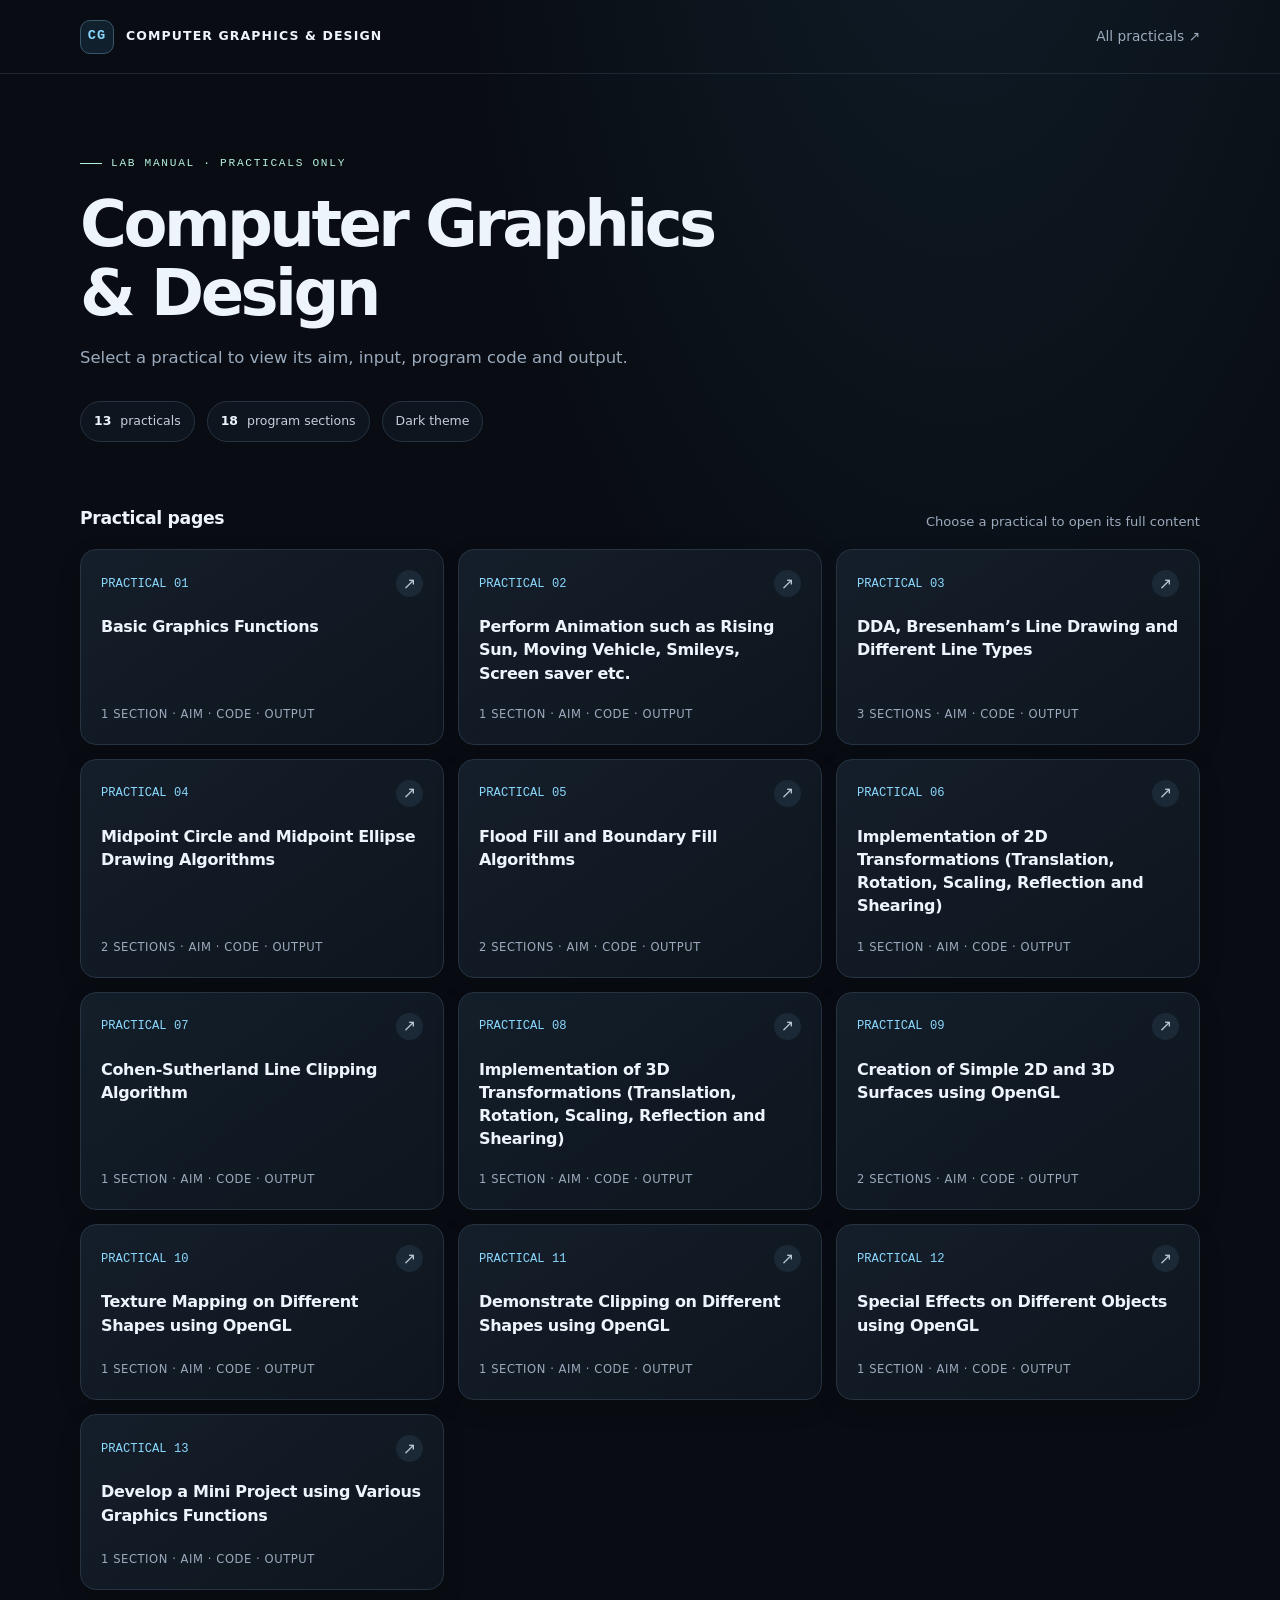
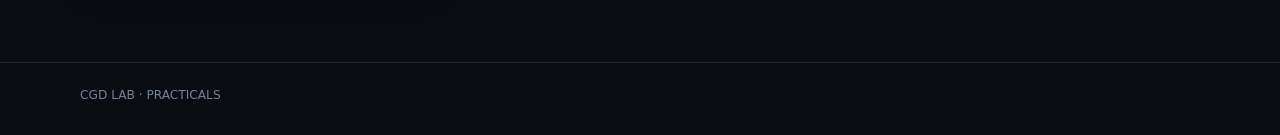
<file: index.html>
<!doctype html>
<html lang="en">
<head>
  <meta charset="utf-8">
  <meta name="viewport" content="width=device-width, initial-scale=1">
  <meta name="theme-color" content="#090d13">
  <meta name="description" content="Computer Graphics and Design lab practicals.">
  <title>Practical Index | CGD Practicals</title>
  <link rel="stylesheet" href="assets/styles.css">
  <script defer src="assets/site.js"></script>
</head>
<body>
  <header class="topbar"><div class="shell topbar-inner">
    <a class="brand" href="index.html"><span class="brand-mark">CG</span><span>COMPUTER GRAPHICS &amp; DESIGN</span></a>
    <a class="toplink" href="index.html">All practicals ↗</a>
  </div></header>
  <main class="shell">
  <section class="hero">
    <div class="eyebrow">LAB MANUAL · PRACTICALS ONLY</div>
    <h1>Computer Graphics<br>&amp; Design</h1>
    <p>Select a practical to view its aim, input, program code and output.</p>
    <div class="stats"><span class="stat"><strong>13</strong> practicals</span><span class="stat"><strong>18</strong> program sections</span><span class="stat">Dark theme</span></div>
  </section>
  <section aria-labelledby="practicals-title">
    <div class="section-head"><h2 id="practicals-title">Practical pages</h2><p>Choose a practical to open its full content</p></div>
    <div class="grid"><a class="practical-card" href="practicals/practical-01.html">
      <div class="card-top"><span class="number">PRACTICAL 01</span><span class="arrow">↗</span></div>
      <h3>Basic Graphics Functions</h3>
      <div class="card-foot">1 section · AIM · CODE · OUTPUT</div>
    </a><a class="practical-card" href="practicals/practical-02.html">
      <div class="card-top"><span class="number">PRACTICAL 02</span><span class="arrow">↗</span></div>
      <h3>Perform Animation such as Rising Sun, Moving Vehicle, Smileys, Screen saver etc.</h3>
      <div class="card-foot">1 section · AIM · CODE · OUTPUT</div>
    </a><a class="practical-card" href="practicals/practical-03.html">
      <div class="card-top"><span class="number">PRACTICAL 03</span><span class="arrow">↗</span></div>
      <h3>DDA, Bresenham’s Line Drawing and Different Line Types</h3>
      <div class="card-foot">3 sections · AIM · CODE · OUTPUT</div>
    </a><a class="practical-card" href="practicals/practical-04.html">
      <div class="card-top"><span class="number">PRACTICAL 04</span><span class="arrow">↗</span></div>
      <h3>Midpoint Circle and Midpoint Ellipse Drawing Algorithms</h3>
      <div class="card-foot">2 sections · AIM · CODE · OUTPUT</div>
    </a><a class="practical-card" href="practicals/practical-05.html">
      <div class="card-top"><span class="number">PRACTICAL 05</span><span class="arrow">↗</span></div>
      <h3>Flood Fill and Boundary Fill Algorithms</h3>
      <div class="card-foot">2 sections · AIM · CODE · OUTPUT</div>
    </a><a class="practical-card" href="practicals/practical-06.html">
      <div class="card-top"><span class="number">PRACTICAL 06</span><span class="arrow">↗</span></div>
      <h3>Implementation of 2D Transformations (Translation, Rotation, Scaling, Reflection and Shearing)</h3>
      <div class="card-foot">1 section · AIM · CODE · OUTPUT</div>
    </a><a class="practical-card" href="practicals/practical-07.html">
      <div class="card-top"><span class="number">PRACTICAL 07</span><span class="arrow">↗</span></div>
      <h3>Cohen-Sutherland Line Clipping Algorithm</h3>
      <div class="card-foot">1 section · AIM · CODE · OUTPUT</div>
    </a><a class="practical-card" href="practicals/practical-08.html">
      <div class="card-top"><span class="number">PRACTICAL 08</span><span class="arrow">↗</span></div>
      <h3>Implementation of 3D Transformations (Translation, Rotation, Scaling, Reflection and Shearing)</h3>
      <div class="card-foot">1 section · AIM · CODE · OUTPUT</div>
    </a><a class="practical-card" href="practicals/practical-09.html">
      <div class="card-top"><span class="number">PRACTICAL 09</span><span class="arrow">↗</span></div>
      <h3>Creation of Simple 2D and 3D Surfaces using OpenGL</h3>
      <div class="card-foot">2 sections · AIM · CODE · OUTPUT</div>
    </a><a class="practical-card" href="practicals/practical-10.html">
      <div class="card-top"><span class="number">PRACTICAL 10</span><span class="arrow">↗</span></div>
      <h3>Texture Mapping on Different Shapes using OpenGL</h3>
      <div class="card-foot">1 section · AIM · CODE · OUTPUT</div>
    </a><a class="practical-card" href="practicals/practical-11.html">
      <div class="card-top"><span class="number">PRACTICAL 11</span><span class="arrow">↗</span></div>
      <h3>Demonstrate Clipping on Different Shapes using OpenGL</h3>
      <div class="card-foot">1 section · AIM · CODE · OUTPUT</div>
    </a><a class="practical-card" href="practicals/practical-12.html">
      <div class="card-top"><span class="number">PRACTICAL 12</span><span class="arrow">↗</span></div>
      <h3>Special Effects on Different Objects using OpenGL</h3>
      <div class="card-foot">1 section · AIM · CODE · OUTPUT</div>
    </a><a class="practical-card" href="practicals/practical-13.html">
      <div class="card-top"><span class="number">PRACTICAL 13</span><span class="arrow">↗</span></div>
      <h3>Develop a Mini Project using Various Graphics Functions</h3>
      <div class="card-foot">1 section · AIM · CODE · OUTPUT</div>
    </a></div>
  </section>
</main>
<footer class="footer"><div class="shell">CGD LAB · PRACTICALS</div></footer>
</body>
</html>
</file>
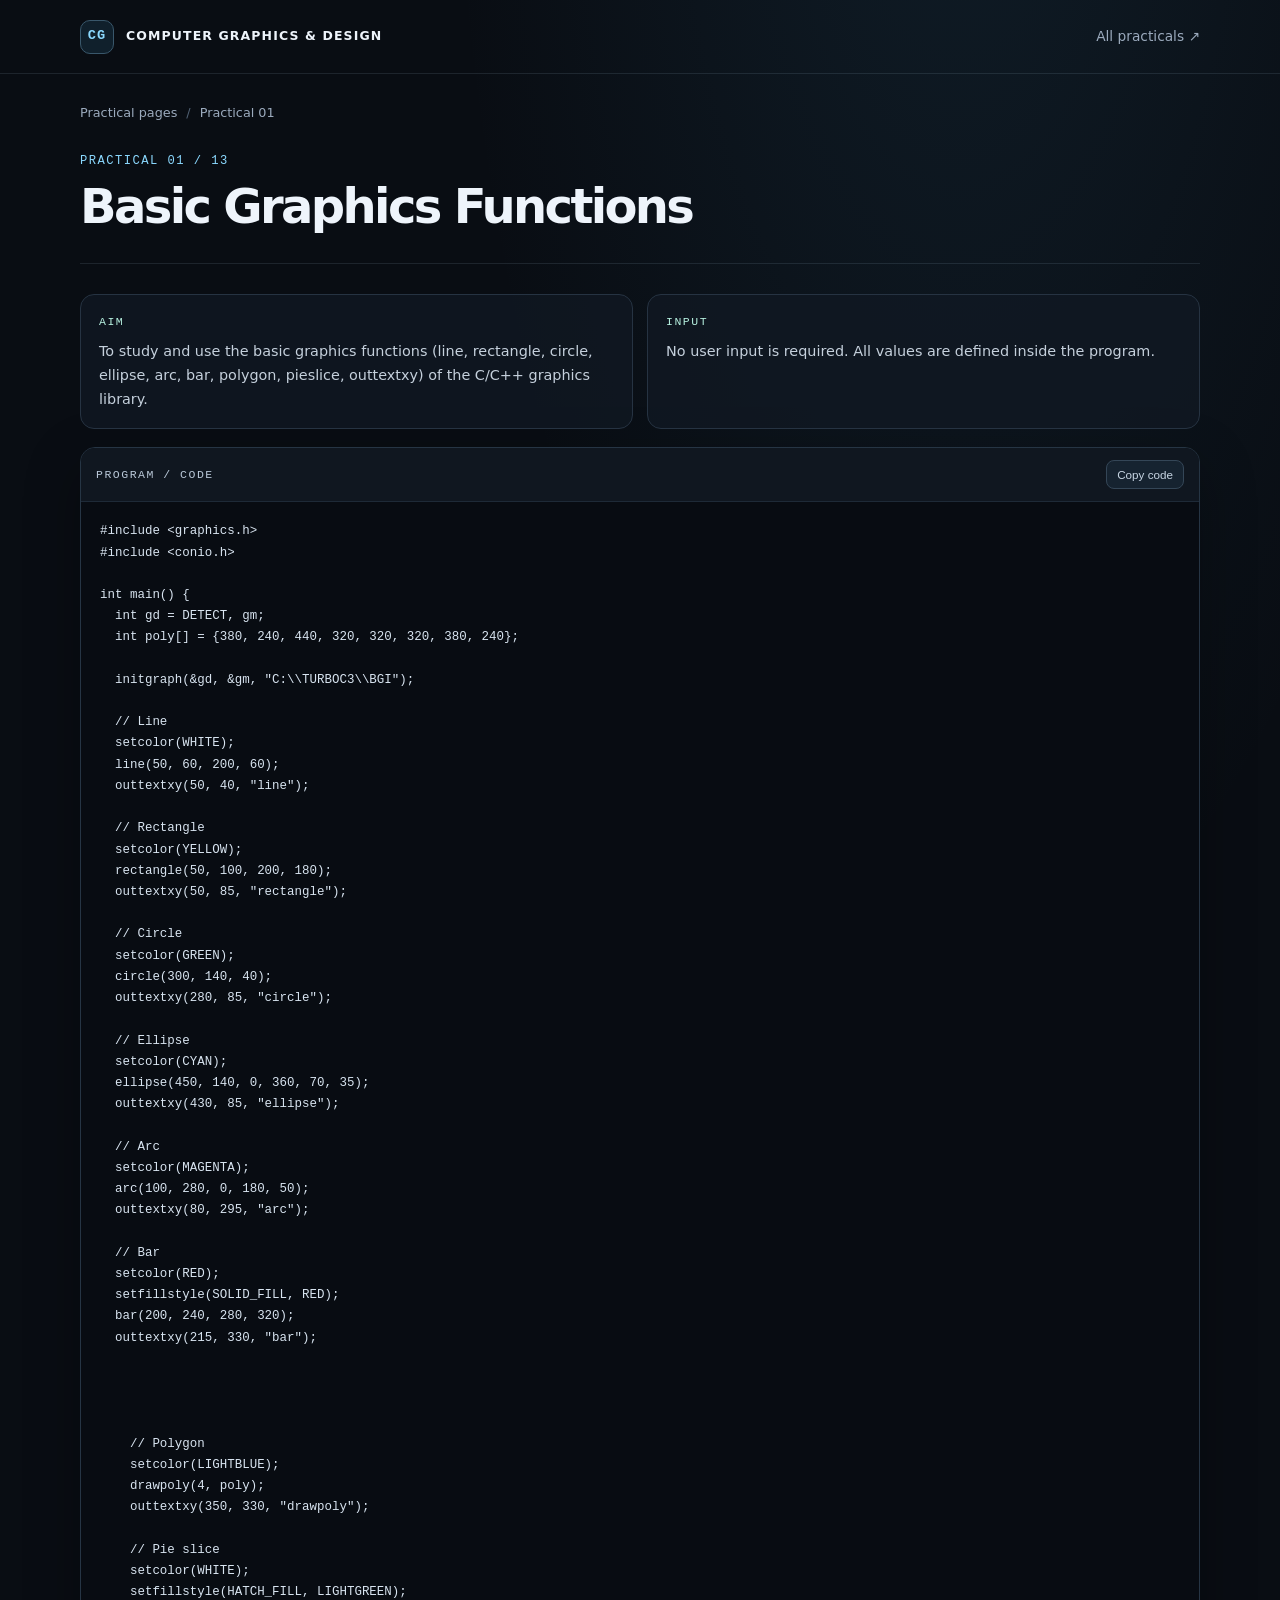
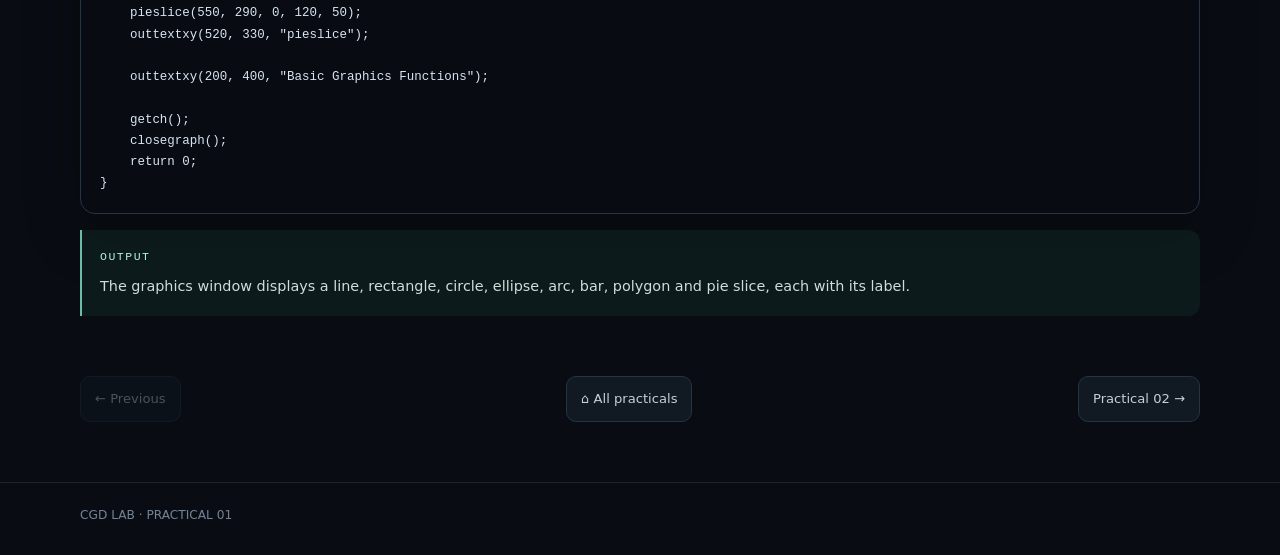
<file: practicals/practical-01.html>
<!doctype html>
<html lang="en">
<head>
  <meta charset="utf-8">
  <meta name="viewport" content="width=device-width, initial-scale=1">
  <meta name="theme-color" content="#090d13">
  <meta name="description" content="Computer Graphics and Design lab practicals.">
  <title>Practical 01 | CGD Practicals</title>
  <link rel="stylesheet" href="../assets/styles.css">
  <script defer src="../assets/site.js"></script>
</head>
<body>
  <header class="topbar"><div class="shell topbar-inner">
    <a class="brand" href="../index.html"><span class="brand-mark">CG</span><span>COMPUTER GRAPHICS &amp; DESIGN</span></a>
    <a class="toplink" href="../index.html">All practicals ↗</a>
  </div></header>
  <main class="shell">
      <div class="crumbs"><a href="../index.html">Practical pages</a><span class="sep">/</span><span>Practical 01</span></div>
      <section class="detail-hero">
        <div class="detail-kicker">PRACTICAL 01 / 13</div>
        <h1>Basic Graphics Functions</h1>
        
      </section>
      <section class="part" id="part-1">
          
          <div class="info-grid">
            <article class="info-panel"><h3>Aim</h3><p>To study and use the basic graphics functions (line, rectangle, circle, ellipse, arc, bar, polygon, pieslice, outtextxy) of the C/C++ graphics library.</p></article>
            <article class="info-panel"><h3>Input</h3><p>No user input is required. All values are defined inside the program.</p></article>
          </div>
          <div class="code-panel">
            <div class="code-head"><h3>Program / Code</h3><button class="copy-btn" type="button" data-copy="code-1-1">Copy code</button></div>
            <pre id="code-1-1"><code>#include &lt;graphics.h&gt;
#include &lt;conio.h&gt;

int main() {
  int gd = DETECT, gm;
  int poly[] = {380, 240, 440, 320, 320, 320, 380, 240};

  initgraph(&amp;gd, &amp;gm, &quot;C:\\TURBOC3\\BGI&quot;);

  // Line
  setcolor(WHITE);
  line(50, 60, 200, 60);
  outtextxy(50, 40, &quot;line&quot;);

  // Rectangle
  setcolor(YELLOW);
  rectangle(50, 100, 200, 180);
  outtextxy(50, 85, &quot;rectangle&quot;);

  // Circle
  setcolor(GREEN);
  circle(300, 140, 40);
  outtextxy(280, 85, &quot;circle&quot;);

  // Ellipse
  setcolor(CYAN);
  ellipse(450, 140, 0, 360, 70, 35);
  outtextxy(430, 85, &quot;ellipse&quot;);

  // Arc
  setcolor(MAGENTA);
  arc(100, 280, 0, 180, 50);
  outtextxy(80, 295, &quot;arc&quot;);

  // Bar
  setcolor(RED);
  setfillstyle(SOLID_FILL, RED);
  bar(200, 240, 280, 320);
  outtextxy(215, 330, &quot;bar&quot;);




    // Polygon
    setcolor(LIGHTBLUE);
    drawpoly(4, poly);
    outtextxy(350, 330, &quot;drawpoly&quot;);

    // Pie slice
    setcolor(WHITE);
    setfillstyle(HATCH_FILL, LIGHTGREEN);
    pieslice(550, 290, 0, 120, 50);
    outtextxy(520, 330, &quot;pieslice&quot;);

    outtextxy(200, 400, &quot;Basic Graphics Functions&quot;);

    getch();
    closegraph();
    return 0;
}</code></pre>
          </div>
          <div class="output-panel"><h3>Output</h3><p>The graphics window displays a line, rectangle, circle, ellipse, arc, bar, polygon and pie slice, each with its label.</p></div>
        </section>
      <nav class="page-nav" aria-label="Previous and next practical"><span class="nav-btn disabled">← Previous</span><a class="nav-btn" href="../index.html">⌂ All practicals</a><a class="nav-btn" href="practical-02.html">Practical 02 →</a></nav>
    </main>
    <footer class="footer"><div class="shell">CGD LAB · PRACTICAL 01</div></footer>
</body>
</html>
</file>
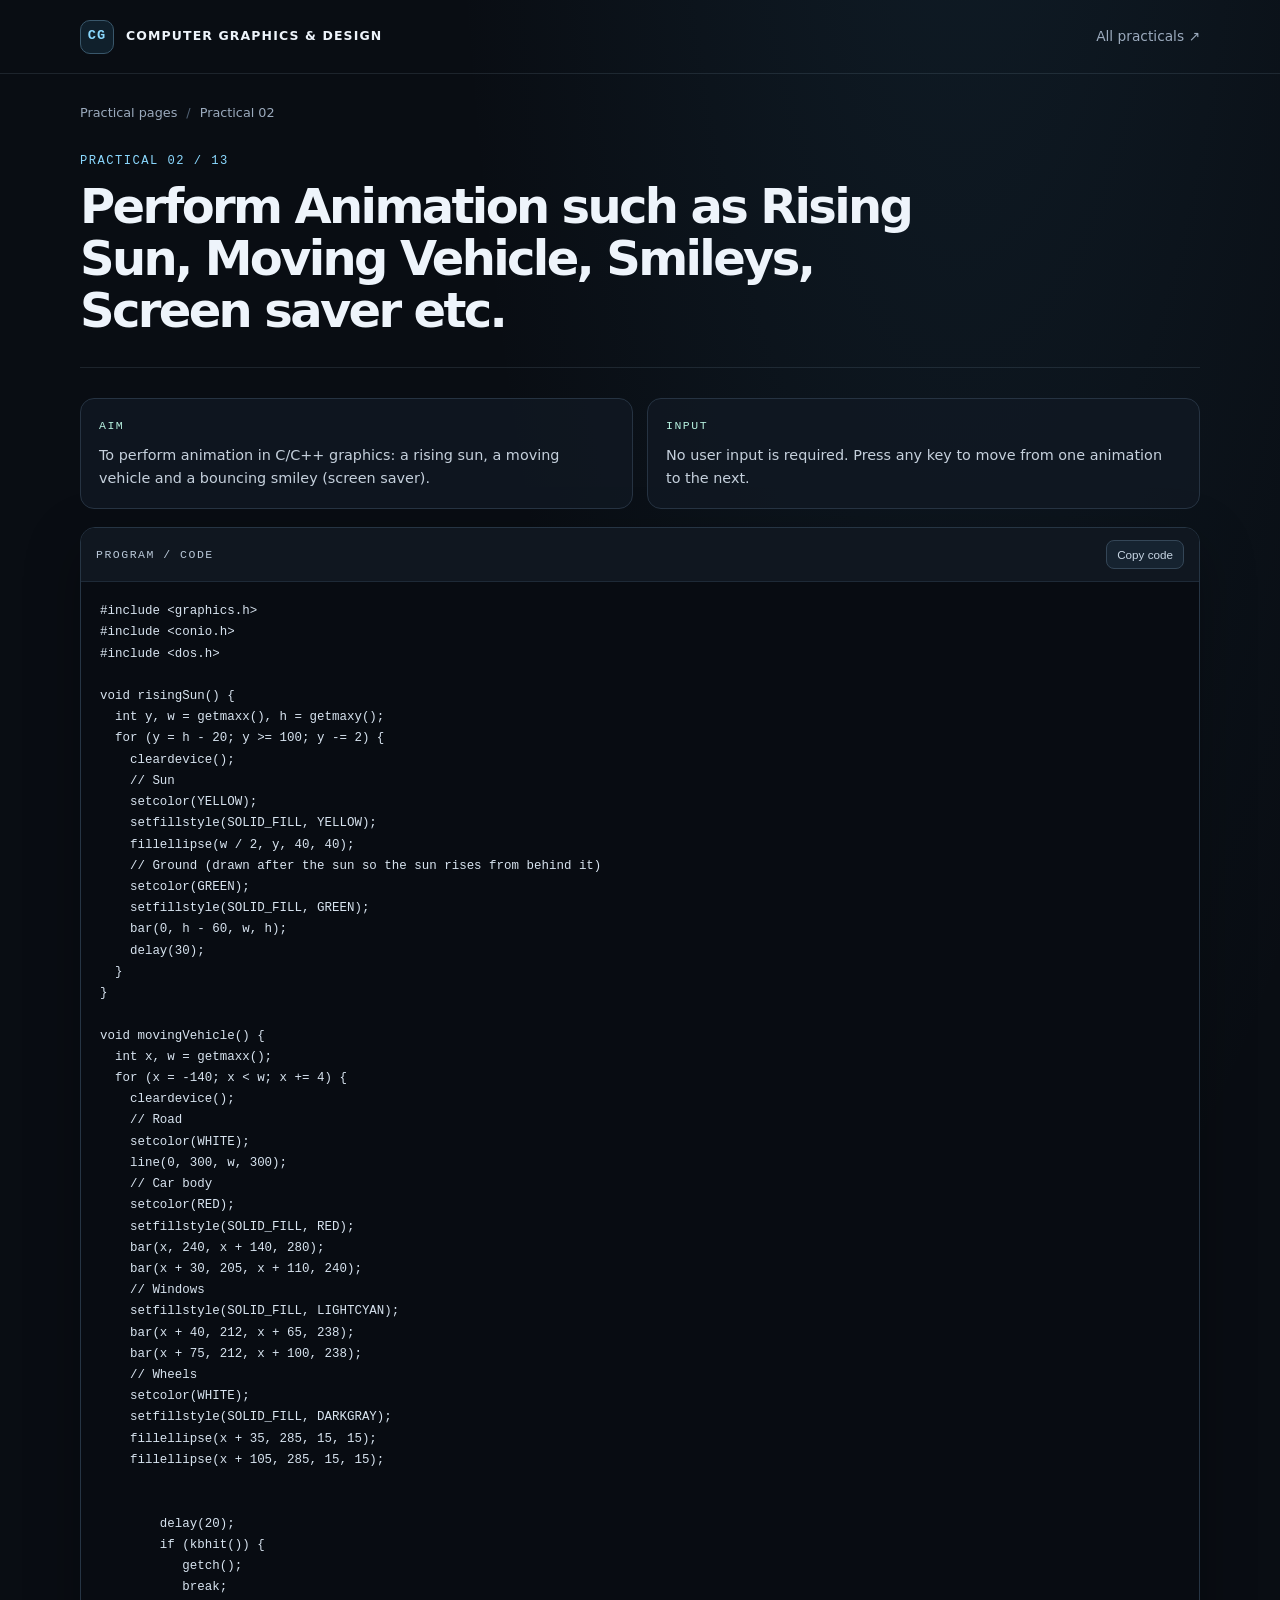
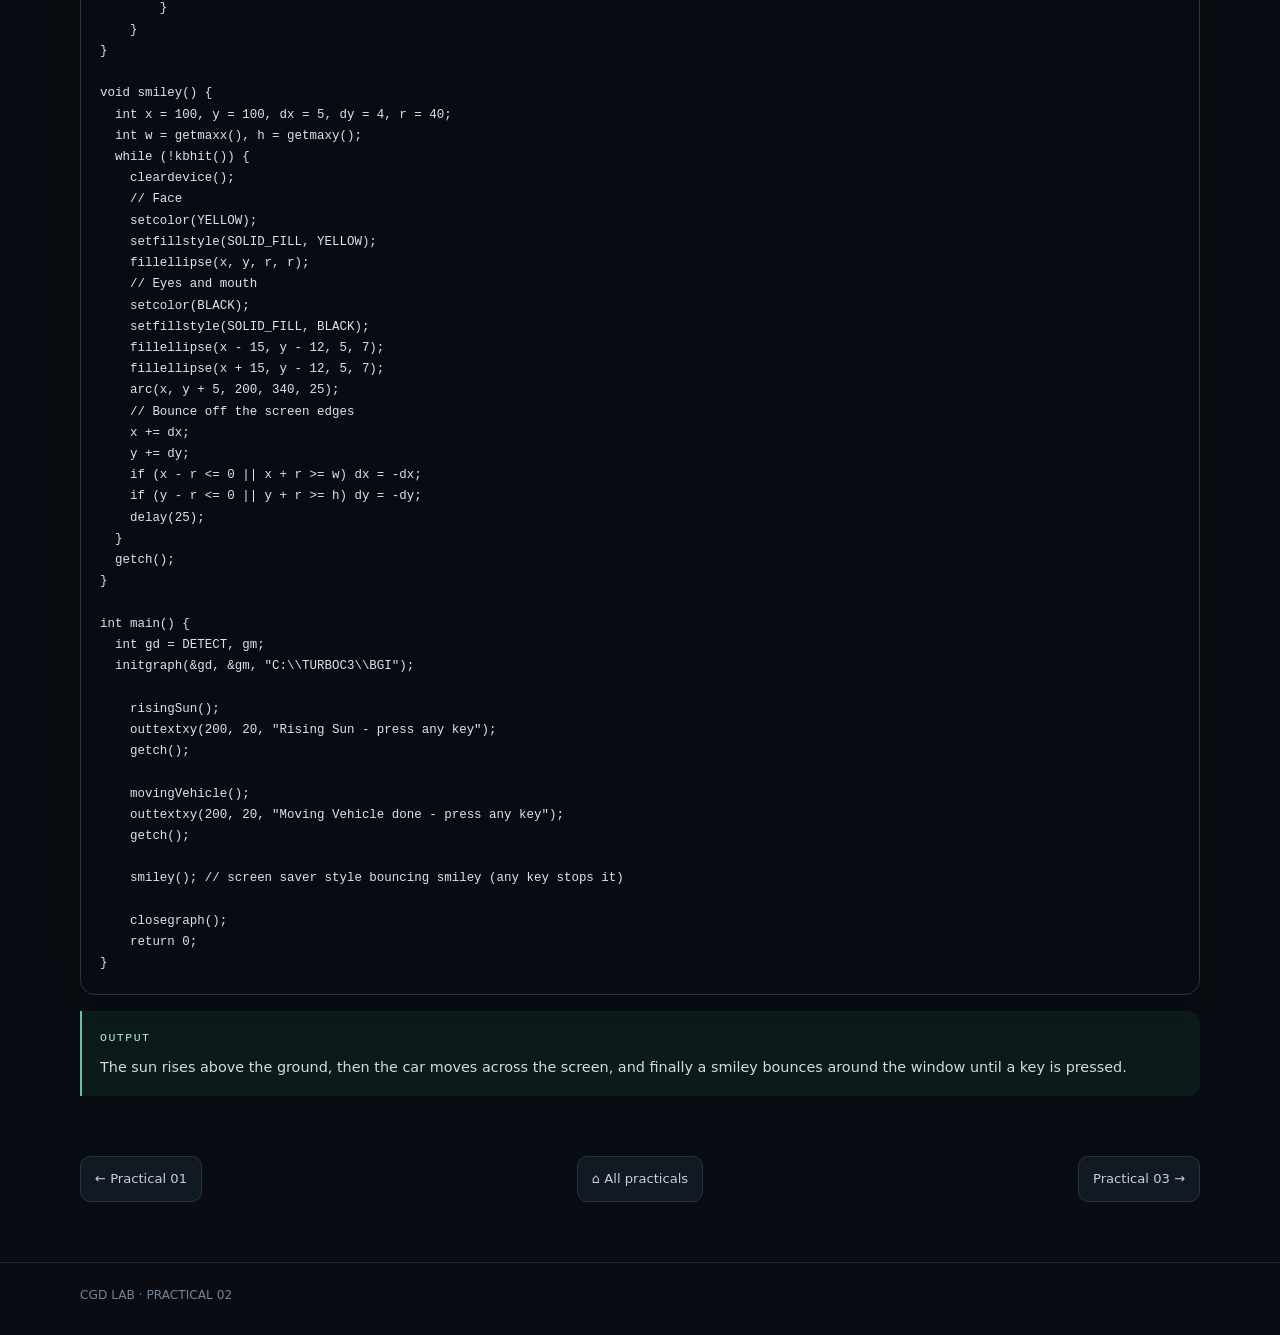
<file: practicals/practical-02.html>
<!doctype html>
<html lang="en">
<head>
  <meta charset="utf-8">
  <meta name="viewport" content="width=device-width, initial-scale=1">
  <meta name="theme-color" content="#090d13">
  <meta name="description" content="Computer Graphics and Design lab practicals.">
  <title>Practical 02 | CGD Practicals</title>
  <link rel="stylesheet" href="../assets/styles.css">
  <script defer src="../assets/site.js"></script>
</head>
<body>
  <header class="topbar"><div class="shell topbar-inner">
    <a class="brand" href="../index.html"><span class="brand-mark">CG</span><span>COMPUTER GRAPHICS &amp; DESIGN</span></a>
    <a class="toplink" href="../index.html">All practicals ↗</a>
  </div></header>
  <main class="shell">
      <div class="crumbs"><a href="../index.html">Practical pages</a><span class="sep">/</span><span>Practical 02</span></div>
      <section class="detail-hero">
        <div class="detail-kicker">PRACTICAL 02 / 13</div>
        <h1>Perform Animation such as Rising Sun, Moving Vehicle, Smileys, Screen saver etc.</h1>
        
      </section>
      <section class="part" id="part-1">
          
          <div class="info-grid">
            <article class="info-panel"><h3>Aim</h3><p>To perform animation in C/C++ graphics: a rising sun, a moving vehicle and a bouncing smiley (screen saver).</p></article>
            <article class="info-panel"><h3>Input</h3><p>No user input is required. Press any key to move from one animation to the next.</p></article>
          </div>
          <div class="code-panel">
            <div class="code-head"><h3>Program / Code</h3><button class="copy-btn" type="button" data-copy="code-2-1">Copy code</button></div>
            <pre id="code-2-1"><code>#include &lt;graphics.h&gt;
#include &lt;conio.h&gt;
#include &lt;dos.h&gt;

void risingSun() {
  int y, w = getmaxx(), h = getmaxy();
  for (y = h - 20; y &gt;= 100; y -= 2) {
    cleardevice();
    // Sun
    setcolor(YELLOW);
    setfillstyle(SOLID_FILL, YELLOW);
    fillellipse(w / 2, y, 40, 40);
    // Ground (drawn after the sun so the sun rises from behind it)
    setcolor(GREEN);
    setfillstyle(SOLID_FILL, GREEN);
    bar(0, h - 60, w, h);
    delay(30);
  }
}

void movingVehicle() {
  int x, w = getmaxx();
  for (x = -140; x &lt; w; x += 4) {
    cleardevice();
    // Road
    setcolor(WHITE);
    line(0, 300, w, 300);
    // Car body
    setcolor(RED);
    setfillstyle(SOLID_FILL, RED);
    bar(x, 240, x + 140, 280);
    bar(x + 30, 205, x + 110, 240);
    // Windows
    setfillstyle(SOLID_FILL, LIGHTCYAN);
    bar(x + 40, 212, x + 65, 238);
    bar(x + 75, 212, x + 100, 238);
    // Wheels
    setcolor(WHITE);
    setfillstyle(SOLID_FILL, DARKGRAY);
    fillellipse(x + 35, 285, 15, 15);
    fillellipse(x + 105, 285, 15, 15);


        delay(20);
        if (kbhit()) {
           getch();
           break;
        }
    }
}

void smiley() {
  int x = 100, y = 100, dx = 5, dy = 4, r = 40;
  int w = getmaxx(), h = getmaxy();
  while (!kbhit()) {
    cleardevice();
    // Face
    setcolor(YELLOW);
    setfillstyle(SOLID_FILL, YELLOW);
    fillellipse(x, y, r, r);
    // Eyes and mouth
    setcolor(BLACK);
    setfillstyle(SOLID_FILL, BLACK);
    fillellipse(x - 15, y - 12, 5, 7);
    fillellipse(x + 15, y - 12, 5, 7);
    arc(x, y + 5, 200, 340, 25);
    // Bounce off the screen edges
    x += dx;
    y += dy;
    if (x - r &lt;= 0 || x + r &gt;= w) dx = -dx;
    if (y - r &lt;= 0 || y + r &gt;= h) dy = -dy;
    delay(25);
  }
  getch();
}

int main() {
  int gd = DETECT, gm;
  initgraph(&amp;gd, &amp;gm, &quot;C:\\TURBOC3\\BGI&quot;);

    risingSun();
    outtextxy(200, 20, &quot;Rising Sun - press any key&quot;);
    getch();

    movingVehicle();
    outtextxy(200, 20, &quot;Moving Vehicle done - press any key&quot;);
    getch();

    smiley(); // screen saver style bouncing smiley (any key stops it)

    closegraph();
    return 0;
}</code></pre>
          </div>
          <div class="output-panel"><h3>Output</h3><p>The sun rises above the ground, then the car moves across the screen, and finally a smiley bounces around the window until a key is pressed.</p></div>
        </section>
      <nav class="page-nav" aria-label="Previous and next practical"><a class="nav-btn" href="practical-01.html">← Practical 01</a><a class="nav-btn" href="../index.html">⌂ All practicals</a><a class="nav-btn" href="practical-03.html">Practical 03 →</a></nav>
    </main>
    <footer class="footer"><div class="shell">CGD LAB · PRACTICAL 02</div></footer>
</body>
</html>
</file>
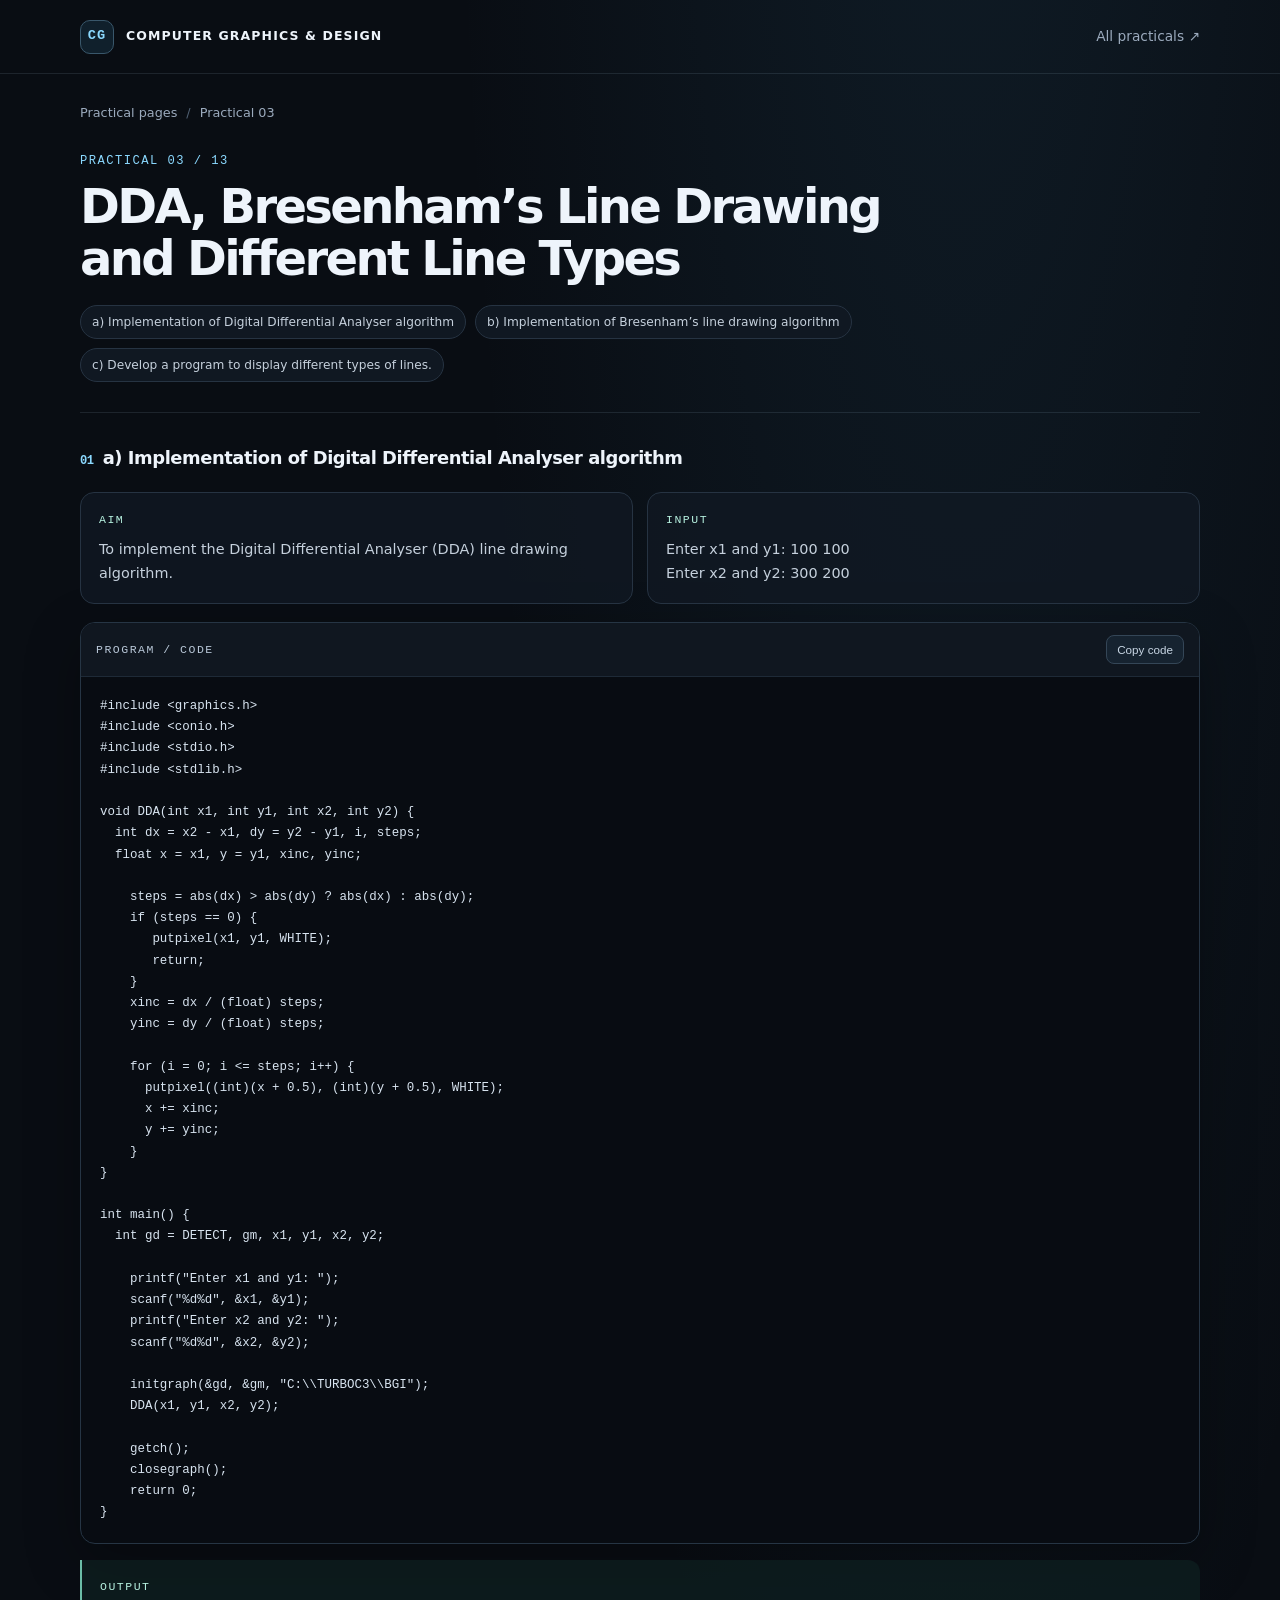
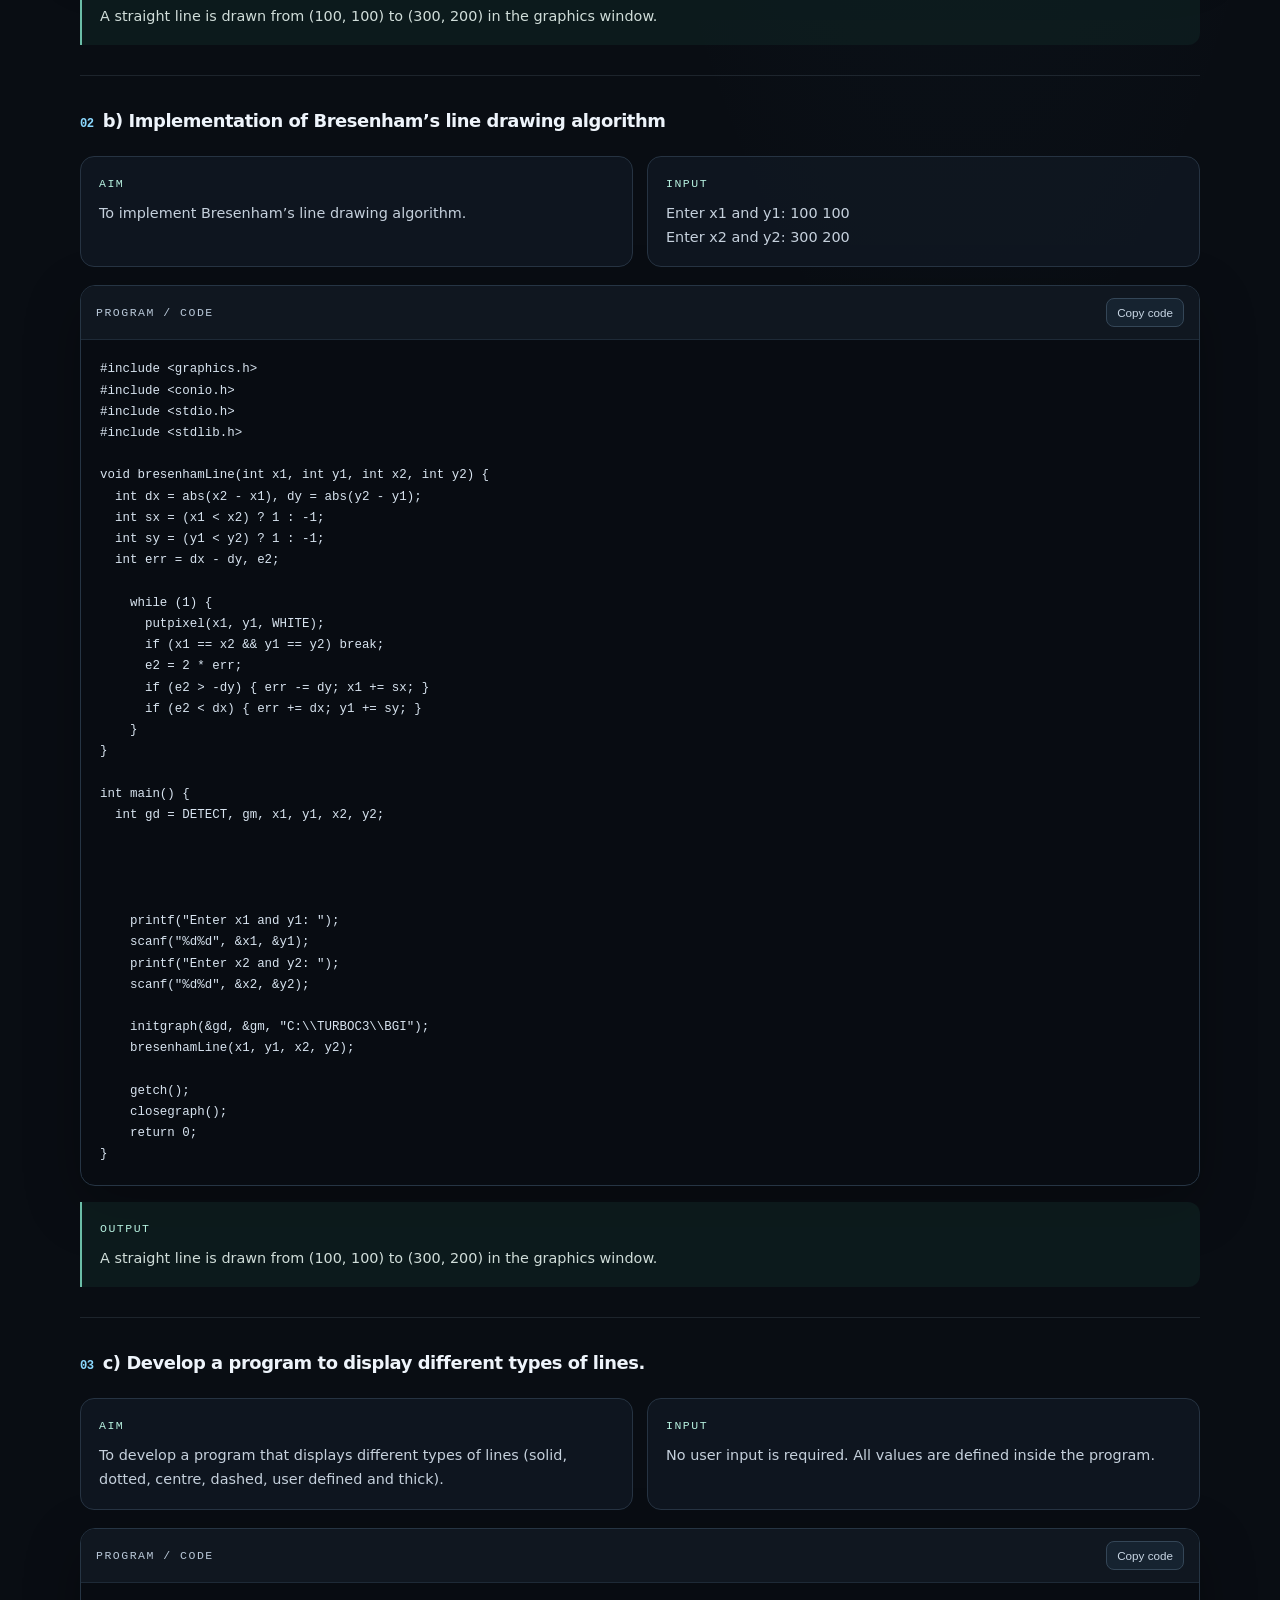
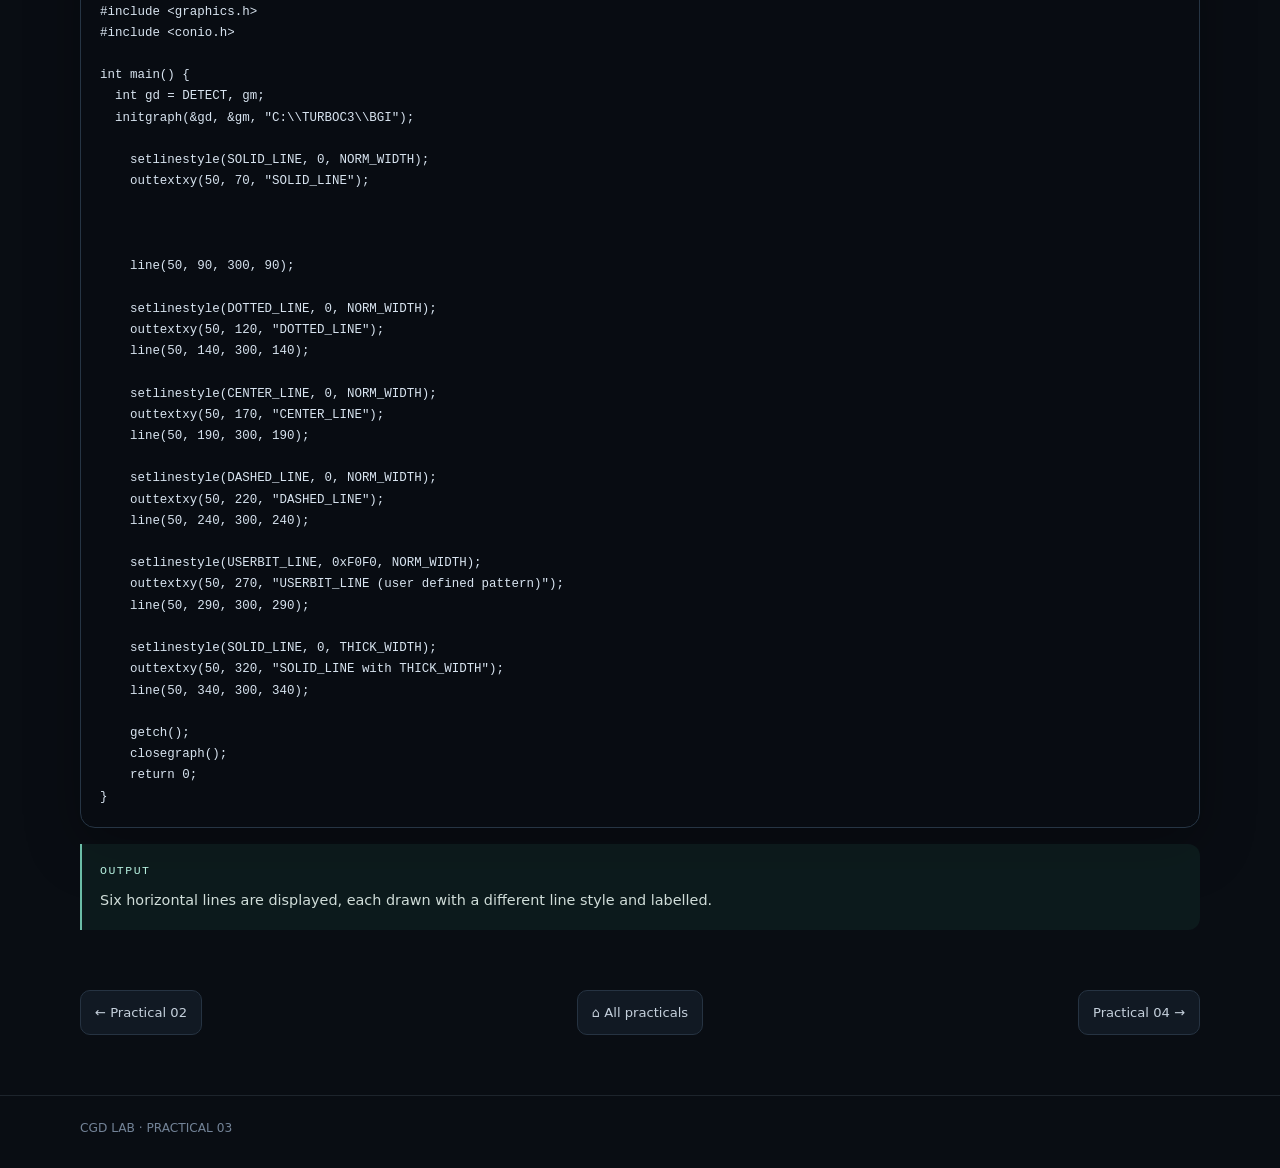
<file: practicals/practical-03.html>
<!doctype html>
<html lang="en">
<head>
  <meta charset="utf-8">
  <meta name="viewport" content="width=device-width, initial-scale=1">
  <meta name="theme-color" content="#090d13">
  <meta name="description" content="Computer Graphics and Design lab practicals.">
  <title>Practical 03 | CGD Practicals</title>
  <link rel="stylesheet" href="../assets/styles.css">
  <script defer src="../assets/site.js"></script>
</head>
<body>
  <header class="topbar"><div class="shell topbar-inner">
    <a class="brand" href="../index.html"><span class="brand-mark">CG</span><span>COMPUTER GRAPHICS &amp; DESIGN</span></a>
    <a class="toplink" href="../index.html">All practicals ↗</a>
  </div></header>
  <main class="shell">
      <div class="crumbs"><a href="../index.html">Practical pages</a><span class="sep">/</span><span>Practical 03</span></div>
      <section class="detail-hero">
        <div class="detail-kicker">PRACTICAL 03 / 13</div>
        <h1>DDA, Bresenham’s Line Drawing and Different Line Types</h1>
        <nav class="part-nav" aria-label="Practical sections"><a href="#part-1">a) Implementation of Digital Differential Analyser algorithm</a><a href="#part-2">b) Implementation of Bresenham’s line drawing algorithm</a><a href="#part-3">c) Develop a program to display different types of lines.</a></nav>
      </section>
      <section class="part" id="part-1">
          <h2 class="part-heading"><span>01</span>a) Implementation of Digital Differential Analyser algorithm</h2>
          <div class="info-grid">
            <article class="info-panel"><h3>Aim</h3><p>To implement the Digital Differential Analyser (DDA) line drawing algorithm.</p></article>
            <article class="info-panel"><h3>Input</h3><p>Enter x1 and y1: 100 100
Enter x2 and y2: 300 200</p></article>
          </div>
          <div class="code-panel">
            <div class="code-head"><h3>Program / Code</h3><button class="copy-btn" type="button" data-copy="code-3-1">Copy code</button></div>
            <pre id="code-3-1"><code>#include &lt;graphics.h&gt;
#include &lt;conio.h&gt;
#include &lt;stdio.h&gt;
#include &lt;stdlib.h&gt;

void DDA(int x1, int y1, int x2, int y2) {
  int dx = x2 - x1, dy = y2 - y1, i, steps;
  float x = x1, y = y1, xinc, yinc;

    steps = abs(dx) &gt; abs(dy) ? abs(dx) : abs(dy);
    if (steps == 0) {
       putpixel(x1, y1, WHITE);
       return;
    }
    xinc = dx / (float) steps;
    yinc = dy / (float) steps;

    for (i = 0; i &lt;= steps; i++) {
      putpixel((int)(x + 0.5), (int)(y + 0.5), WHITE);
      x += xinc;
      y += yinc;
    }
}

int main() {
  int gd = DETECT, gm, x1, y1, x2, y2;

    printf(&quot;Enter x1 and y1: &quot;);
    scanf(&quot;%d%d&quot;, &amp;x1, &amp;y1);
    printf(&quot;Enter x2 and y2: &quot;);
    scanf(&quot;%d%d&quot;, &amp;x2, &amp;y2);

    initgraph(&amp;gd, &amp;gm, &quot;C:\\TURBOC3\\BGI&quot;);
    DDA(x1, y1, x2, y2);

    getch();
    closegraph();
    return 0;
}</code></pre>
          </div>
          <div class="output-panel"><h3>Output</h3><p>A straight line is drawn from (100, 100) to (300, 200) in the graphics window.</p></div>
        </section><section class="part" id="part-2">
          <h2 class="part-heading"><span>02</span>b) Implementation of Bresenham’s line drawing algorithm</h2>
          <div class="info-grid">
            <article class="info-panel"><h3>Aim</h3><p>To implement Bresenham’s line drawing algorithm.</p></article>
            <article class="info-panel"><h3>Input</h3><p>Enter x1 and y1: 100 100
Enter x2 and y2: 300 200</p></article>
          </div>
          <div class="code-panel">
            <div class="code-head"><h3>Program / Code</h3><button class="copy-btn" type="button" data-copy="code-3-2">Copy code</button></div>
            <pre id="code-3-2"><code>#include &lt;graphics.h&gt;
#include &lt;conio.h&gt;
#include &lt;stdio.h&gt;
#include &lt;stdlib.h&gt;

void bresenhamLine(int x1, int y1, int x2, int y2) {
  int dx = abs(x2 - x1), dy = abs(y2 - y1);
  int sx = (x1 &lt; x2) ? 1 : -1;
  int sy = (y1 &lt; y2) ? 1 : -1;
  int err = dx - dy, e2;

    while (1) {
      putpixel(x1, y1, WHITE);
      if (x1 == x2 &amp;&amp; y1 == y2) break;
      e2 = 2 * err;
      if (e2 &gt; -dy) { err -= dy; x1 += sx; }
      if (e2 &lt; dx) { err += dx; y1 += sy; }
    }
}

int main() {
  int gd = DETECT, gm, x1, y1, x2, y2;




    printf(&quot;Enter x1 and y1: &quot;);
    scanf(&quot;%d%d&quot;, &amp;x1, &amp;y1);
    printf(&quot;Enter x2 and y2: &quot;);
    scanf(&quot;%d%d&quot;, &amp;x2, &amp;y2);

    initgraph(&amp;gd, &amp;gm, &quot;C:\\TURBOC3\\BGI&quot;);
    bresenhamLine(x1, y1, x2, y2);

    getch();
    closegraph();
    return 0;
}</code></pre>
          </div>
          <div class="output-panel"><h3>Output</h3><p>A straight line is drawn from (100, 100) to (300, 200) in the graphics window.</p></div>
        </section><section class="part" id="part-3">
          <h2 class="part-heading"><span>03</span>c) Develop a program to display different types of lines.</h2>
          <div class="info-grid">
            <article class="info-panel"><h3>Aim</h3><p>To develop a program that displays different types of lines (solid, dotted, centre, dashed, user defined and thick).</p></article>
            <article class="info-panel"><h3>Input</h3><p>No user input is required. All values are defined inside the program.</p></article>
          </div>
          <div class="code-panel">
            <div class="code-head"><h3>Program / Code</h3><button class="copy-btn" type="button" data-copy="code-3-3">Copy code</button></div>
            <pre id="code-3-3"><code>#include &lt;graphics.h&gt;
#include &lt;conio.h&gt;

int main() {
  int gd = DETECT, gm;
  initgraph(&amp;gd, &amp;gm, &quot;C:\\TURBOC3\\BGI&quot;);

    setlinestyle(SOLID_LINE, 0, NORM_WIDTH);
    outtextxy(50, 70, &quot;SOLID_LINE&quot;);



    line(50, 90, 300, 90);

    setlinestyle(DOTTED_LINE, 0, NORM_WIDTH);
    outtextxy(50, 120, &quot;DOTTED_LINE&quot;);
    line(50, 140, 300, 140);

    setlinestyle(CENTER_LINE, 0, NORM_WIDTH);
    outtextxy(50, 170, &quot;CENTER_LINE&quot;);
    line(50, 190, 300, 190);

    setlinestyle(DASHED_LINE, 0, NORM_WIDTH);
    outtextxy(50, 220, &quot;DASHED_LINE&quot;);
    line(50, 240, 300, 240);

    setlinestyle(USERBIT_LINE, 0xF0F0, NORM_WIDTH);
    outtextxy(50, 270, &quot;USERBIT_LINE (user defined pattern)&quot;);
    line(50, 290, 300, 290);

    setlinestyle(SOLID_LINE, 0, THICK_WIDTH);
    outtextxy(50, 320, &quot;SOLID_LINE with THICK_WIDTH&quot;);
    line(50, 340, 300, 340);

    getch();
    closegraph();
    return 0;
}</code></pre>
          </div>
          <div class="output-panel"><h3>Output</h3><p>Six horizontal lines are displayed, each drawn with a different line style and labelled.</p></div>
        </section>
      <nav class="page-nav" aria-label="Previous and next practical"><a class="nav-btn" href="practical-02.html">← Practical 02</a><a class="nav-btn" href="../index.html">⌂ All practicals</a><a class="nav-btn" href="practical-04.html">Practical 04 →</a></nav>
    </main>
    <footer class="footer"><div class="shell">CGD LAB · PRACTICAL 03</div></footer>
</body>
</html>
</file>
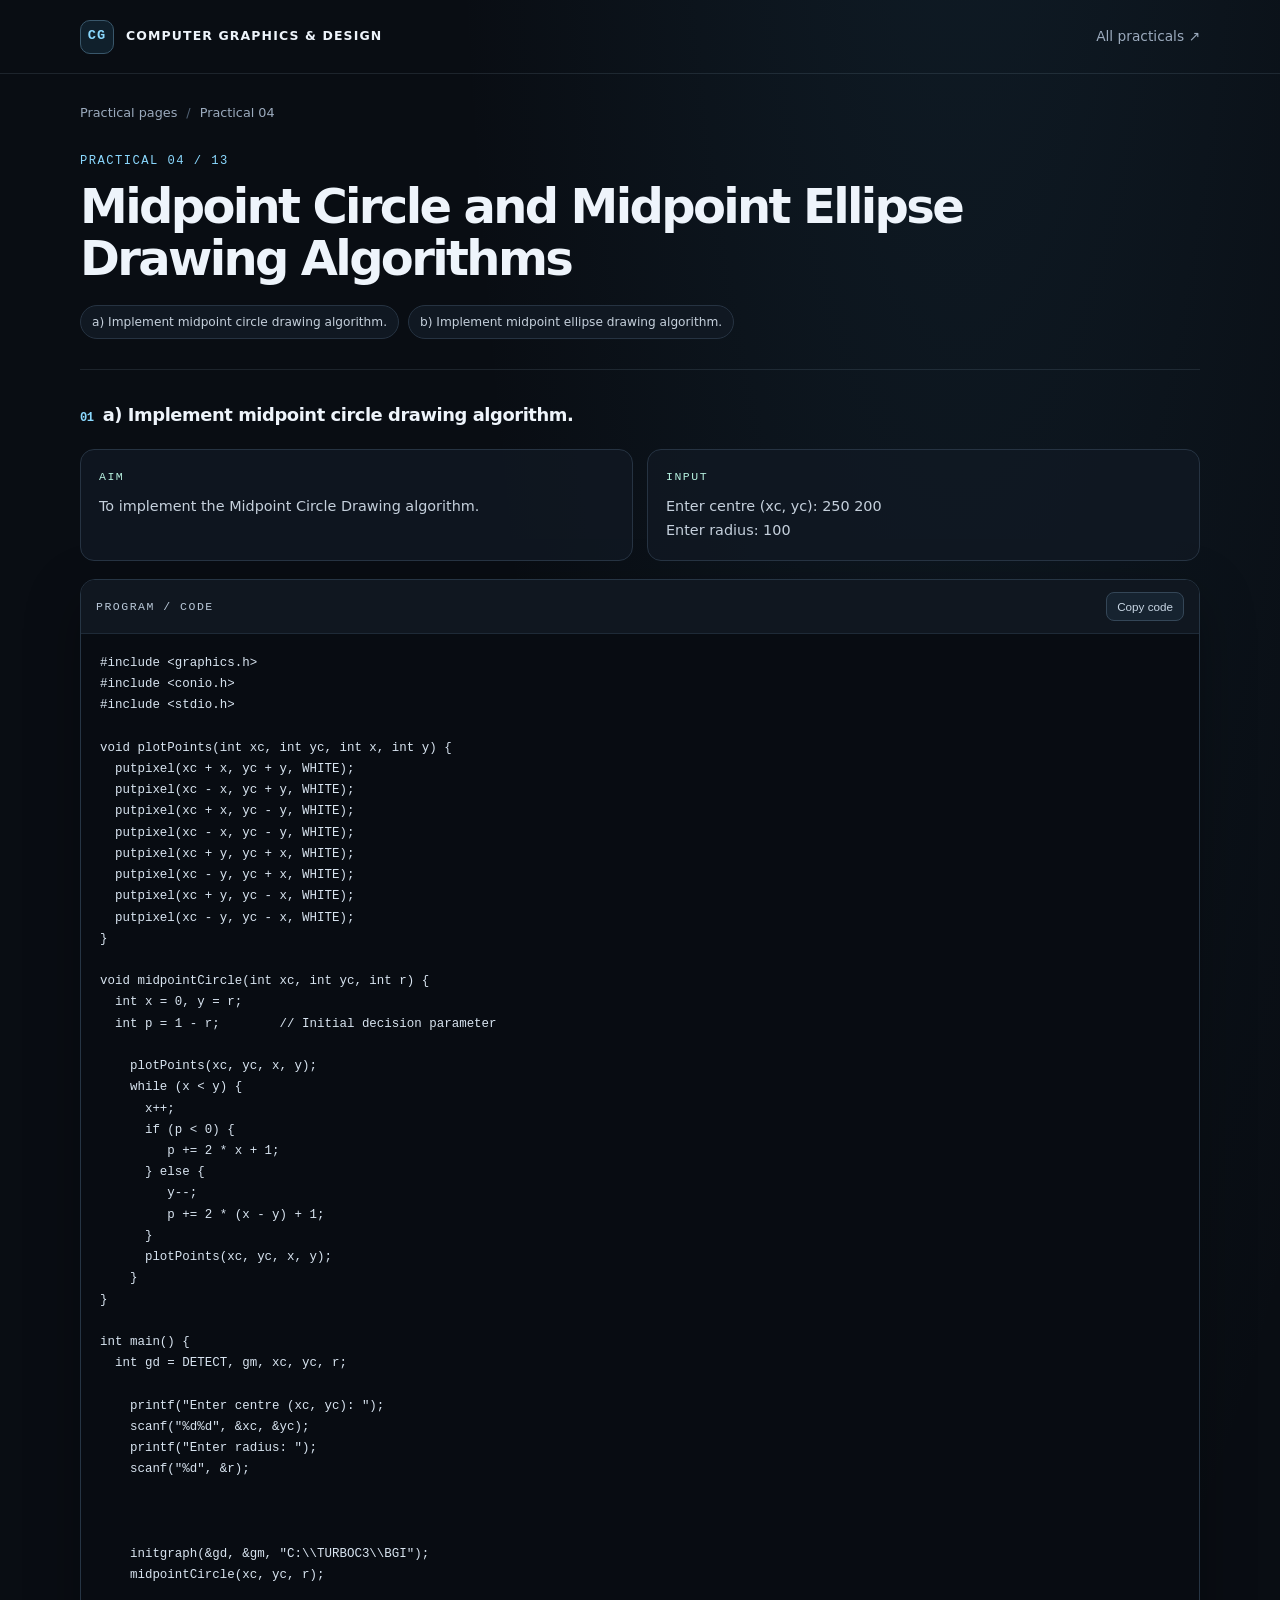
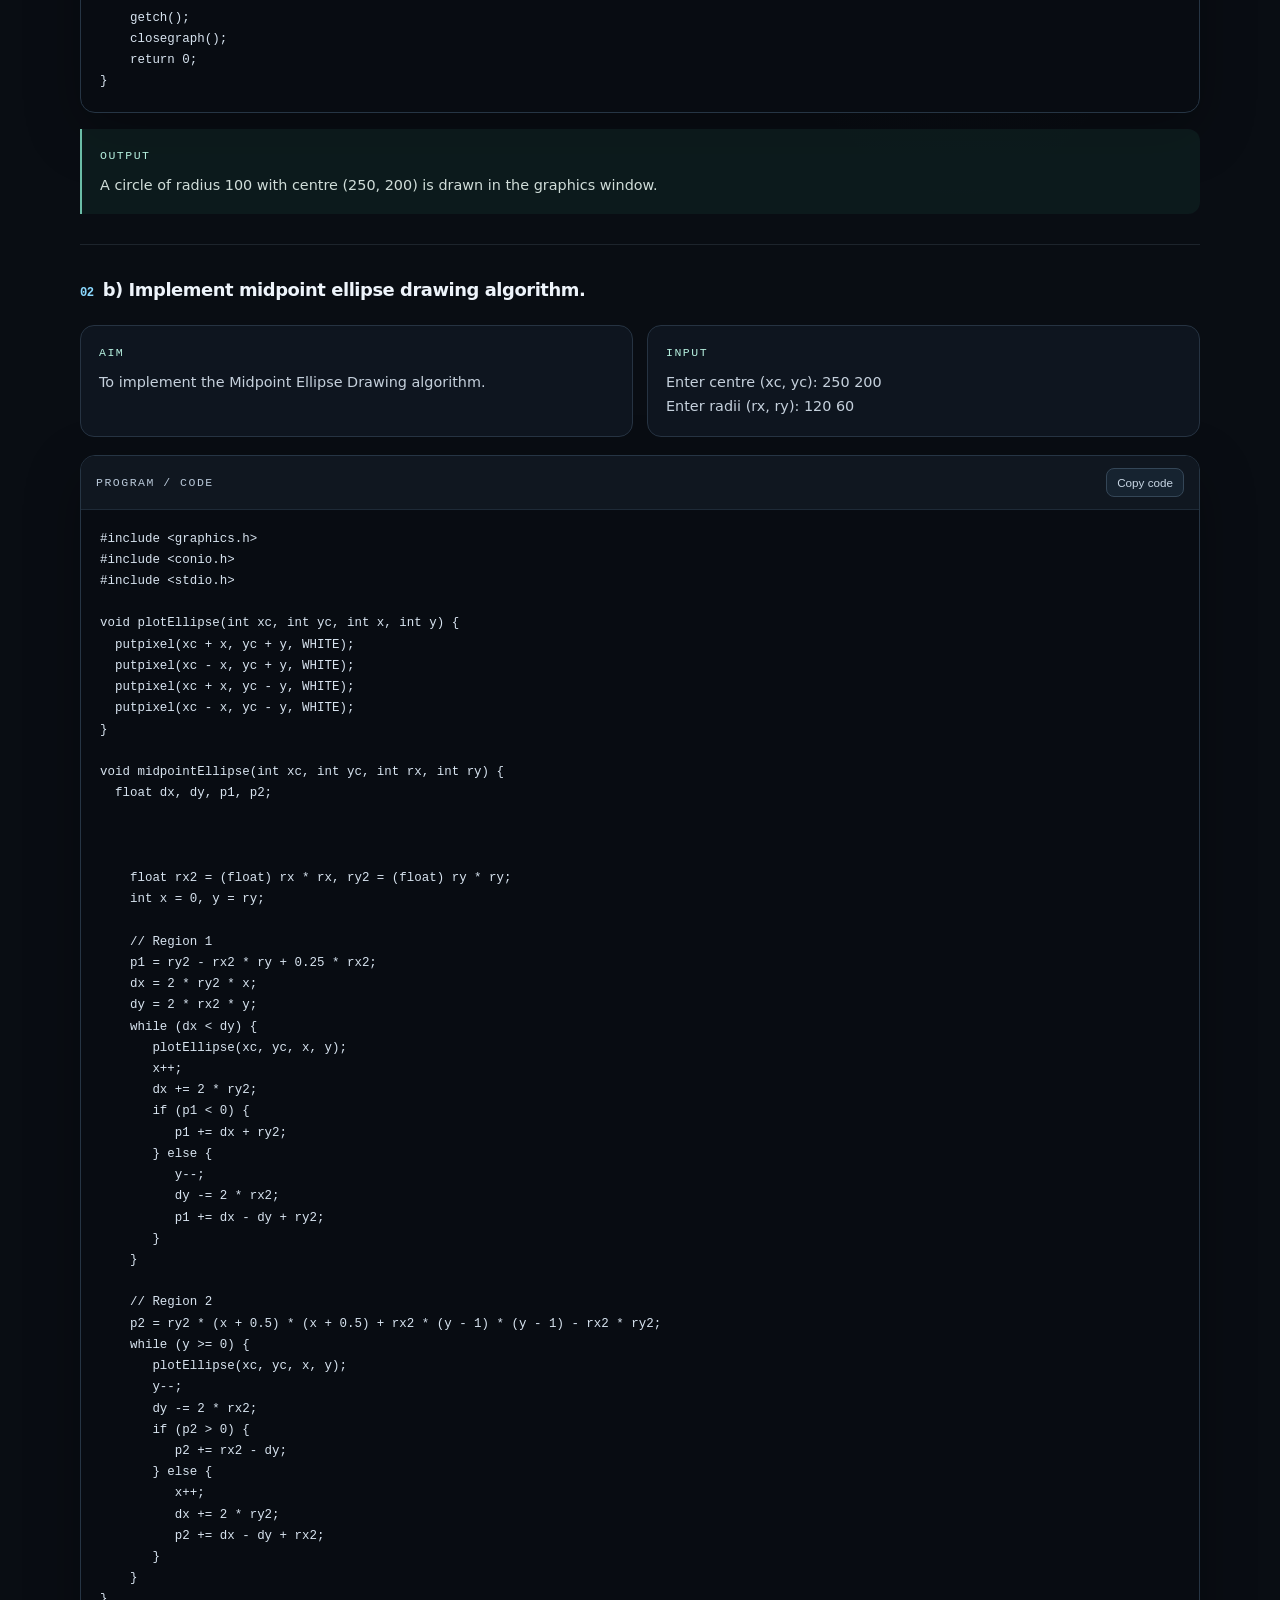
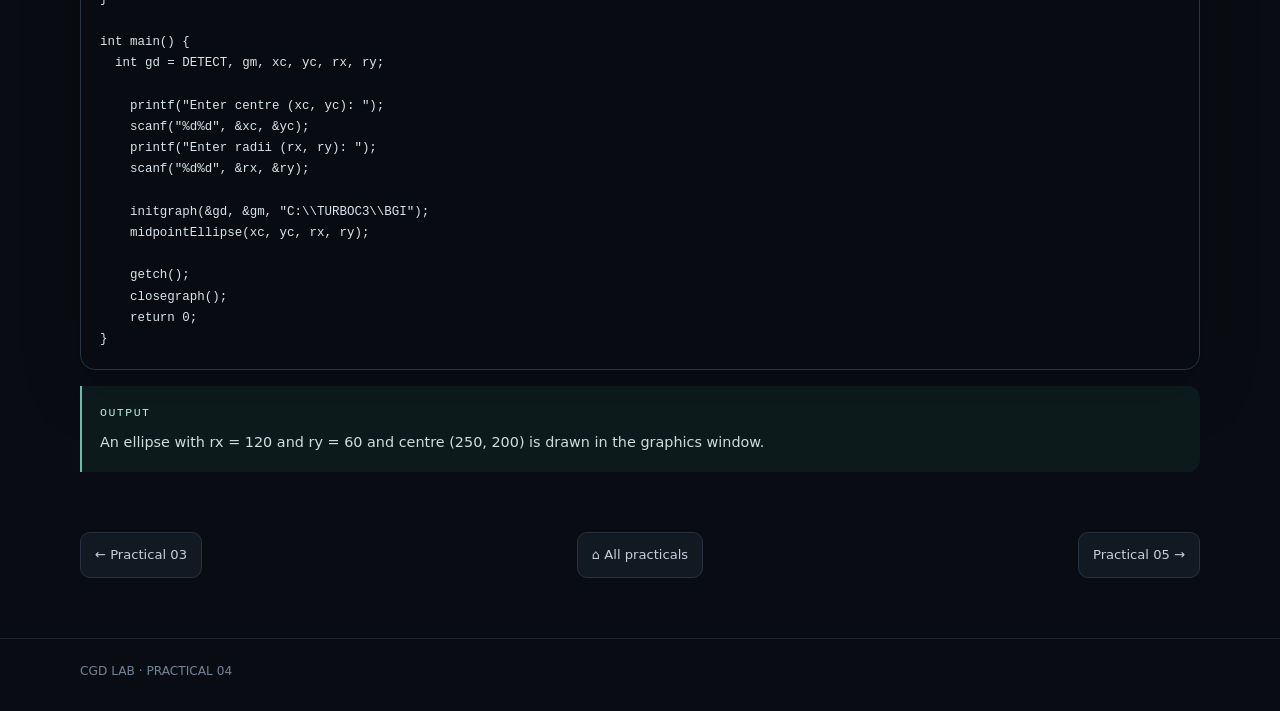
<file: practicals/practical-04.html>
<!doctype html>
<html lang="en">
<head>
  <meta charset="utf-8">
  <meta name="viewport" content="width=device-width, initial-scale=1">
  <meta name="theme-color" content="#090d13">
  <meta name="description" content="Computer Graphics and Design lab practicals.">
  <title>Practical 04 | CGD Practicals</title>
  <link rel="stylesheet" href="../assets/styles.css">
  <script defer src="../assets/site.js"></script>
</head>
<body>
  <header class="topbar"><div class="shell topbar-inner">
    <a class="brand" href="../index.html"><span class="brand-mark">CG</span><span>COMPUTER GRAPHICS &amp; DESIGN</span></a>
    <a class="toplink" href="../index.html">All practicals ↗</a>
  </div></header>
  <main class="shell">
      <div class="crumbs"><a href="../index.html">Practical pages</a><span class="sep">/</span><span>Practical 04</span></div>
      <section class="detail-hero">
        <div class="detail-kicker">PRACTICAL 04 / 13</div>
        <h1>Midpoint Circle and Midpoint Ellipse Drawing Algorithms</h1>
        <nav class="part-nav" aria-label="Practical sections"><a href="#part-1">a) Implement midpoint circle drawing algorithm.</a><a href="#part-2">b) Implement midpoint ellipse drawing algorithm.</a></nav>
      </section>
      <section class="part" id="part-1">
          <h2 class="part-heading"><span>01</span>a) Implement midpoint circle drawing algorithm.</h2>
          <div class="info-grid">
            <article class="info-panel"><h3>Aim</h3><p>To implement the Midpoint Circle Drawing algorithm.</p></article>
            <article class="info-panel"><h3>Input</h3><p>Enter centre (xc, yc): 250 200
Enter radius: 100</p></article>
          </div>
          <div class="code-panel">
            <div class="code-head"><h3>Program / Code</h3><button class="copy-btn" type="button" data-copy="code-4-1">Copy code</button></div>
            <pre id="code-4-1"><code>#include &lt;graphics.h&gt;
#include &lt;conio.h&gt;
#include &lt;stdio.h&gt;

void plotPoints(int xc, int yc, int x, int y) {
  putpixel(xc + x, yc + y, WHITE);
  putpixel(xc - x, yc + y, WHITE);
  putpixel(xc + x, yc - y, WHITE);
  putpixel(xc - x, yc - y, WHITE);
  putpixel(xc + y, yc + x, WHITE);
  putpixel(xc - y, yc + x, WHITE);
  putpixel(xc + y, yc - x, WHITE);
  putpixel(xc - y, yc - x, WHITE);
}

void midpointCircle(int xc, int yc, int r) {
  int x = 0, y = r;
  int p = 1 - r;        // Initial decision parameter

    plotPoints(xc, yc, x, y);
    while (x &lt; y) {
      x++;
      if (p &lt; 0) {
         p += 2 * x + 1;
      } else {
         y--;
         p += 2 * (x - y) + 1;
      }
      plotPoints(xc, yc, x, y);
    }
}

int main() {
  int gd = DETECT, gm, xc, yc, r;

    printf(&quot;Enter centre (xc, yc): &quot;);
    scanf(&quot;%d%d&quot;, &amp;xc, &amp;yc);
    printf(&quot;Enter radius: &quot;);
    scanf(&quot;%d&quot;, &amp;r);



    initgraph(&amp;gd, &amp;gm, &quot;C:\\TURBOC3\\BGI&quot;);
    midpointCircle(xc, yc, r);

    getch();
    closegraph();
    return 0;
}</code></pre>
          </div>
          <div class="output-panel"><h3>Output</h3><p>A circle of radius 100 with centre (250, 200) is drawn in the graphics window.</p></div>
        </section><section class="part" id="part-2">
          <h2 class="part-heading"><span>02</span>b) Implement midpoint ellipse drawing algorithm.</h2>
          <div class="info-grid">
            <article class="info-panel"><h3>Aim</h3><p>To implement the Midpoint Ellipse Drawing algorithm.</p></article>
            <article class="info-panel"><h3>Input</h3><p>Enter centre (xc, yc): 250 200
Enter radii (rx, ry): 120 60</p></article>
          </div>
          <div class="code-panel">
            <div class="code-head"><h3>Program / Code</h3><button class="copy-btn" type="button" data-copy="code-4-2">Copy code</button></div>
            <pre id="code-4-2"><code>#include &lt;graphics.h&gt;
#include &lt;conio.h&gt;
#include &lt;stdio.h&gt;

void plotEllipse(int xc, int yc, int x, int y) {
  putpixel(xc + x, yc + y, WHITE);
  putpixel(xc - x, yc + y, WHITE);
  putpixel(xc + x, yc - y, WHITE);
  putpixel(xc - x, yc - y, WHITE);
}

void midpointEllipse(int xc, int yc, int rx, int ry) {
  float dx, dy, p1, p2;



    float rx2 = (float) rx * rx, ry2 = (float) ry * ry;
    int x = 0, y = ry;

    // Region 1
    p1 = ry2 - rx2 * ry + 0.25 * rx2;
    dx = 2 * ry2 * x;
    dy = 2 * rx2 * y;
    while (dx &lt; dy) {
       plotEllipse(xc, yc, x, y);
       x++;
       dx += 2 * ry2;
       if (p1 &lt; 0) {
          p1 += dx + ry2;
       } else {
          y--;
          dy -= 2 * rx2;
          p1 += dx - dy + ry2;
       }
    }

    // Region 2
    p2 = ry2 * (x + 0.5) * (x + 0.5) + rx2 * (y - 1) * (y - 1) - rx2 * ry2;
    while (y &gt;= 0) {
       plotEllipse(xc, yc, x, y);
       y--;
       dy -= 2 * rx2;
       if (p2 &gt; 0) {
          p2 += rx2 - dy;
       } else {
          x++;
          dx += 2 * ry2;
          p2 += dx - dy + rx2;
       }
    }
}

int main() {
  int gd = DETECT, gm, xc, yc, rx, ry;

    printf(&quot;Enter centre (xc, yc): &quot;);
    scanf(&quot;%d%d&quot;, &amp;xc, &amp;yc);
    printf(&quot;Enter radii (rx, ry): &quot;);
    scanf(&quot;%d%d&quot;, &amp;rx, &amp;ry);

    initgraph(&amp;gd, &amp;gm, &quot;C:\\TURBOC3\\BGI&quot;);
    midpointEllipse(xc, yc, rx, ry);

    getch();
    closegraph();
    return 0;
}</code></pre>
          </div>
          <div class="output-panel"><h3>Output</h3><p>An ellipse with rx = 120 and ry = 60 and centre (250, 200) is drawn in the graphics window.</p></div>
        </section>
      <nav class="page-nav" aria-label="Previous and next practical"><a class="nav-btn" href="practical-03.html">← Practical 03</a><a class="nav-btn" href="../index.html">⌂ All practicals</a><a class="nav-btn" href="practical-05.html">Practical 05 →</a></nav>
    </main>
    <footer class="footer"><div class="shell">CGD LAB · PRACTICAL 04</div></footer>
</body>
</html>
</file>
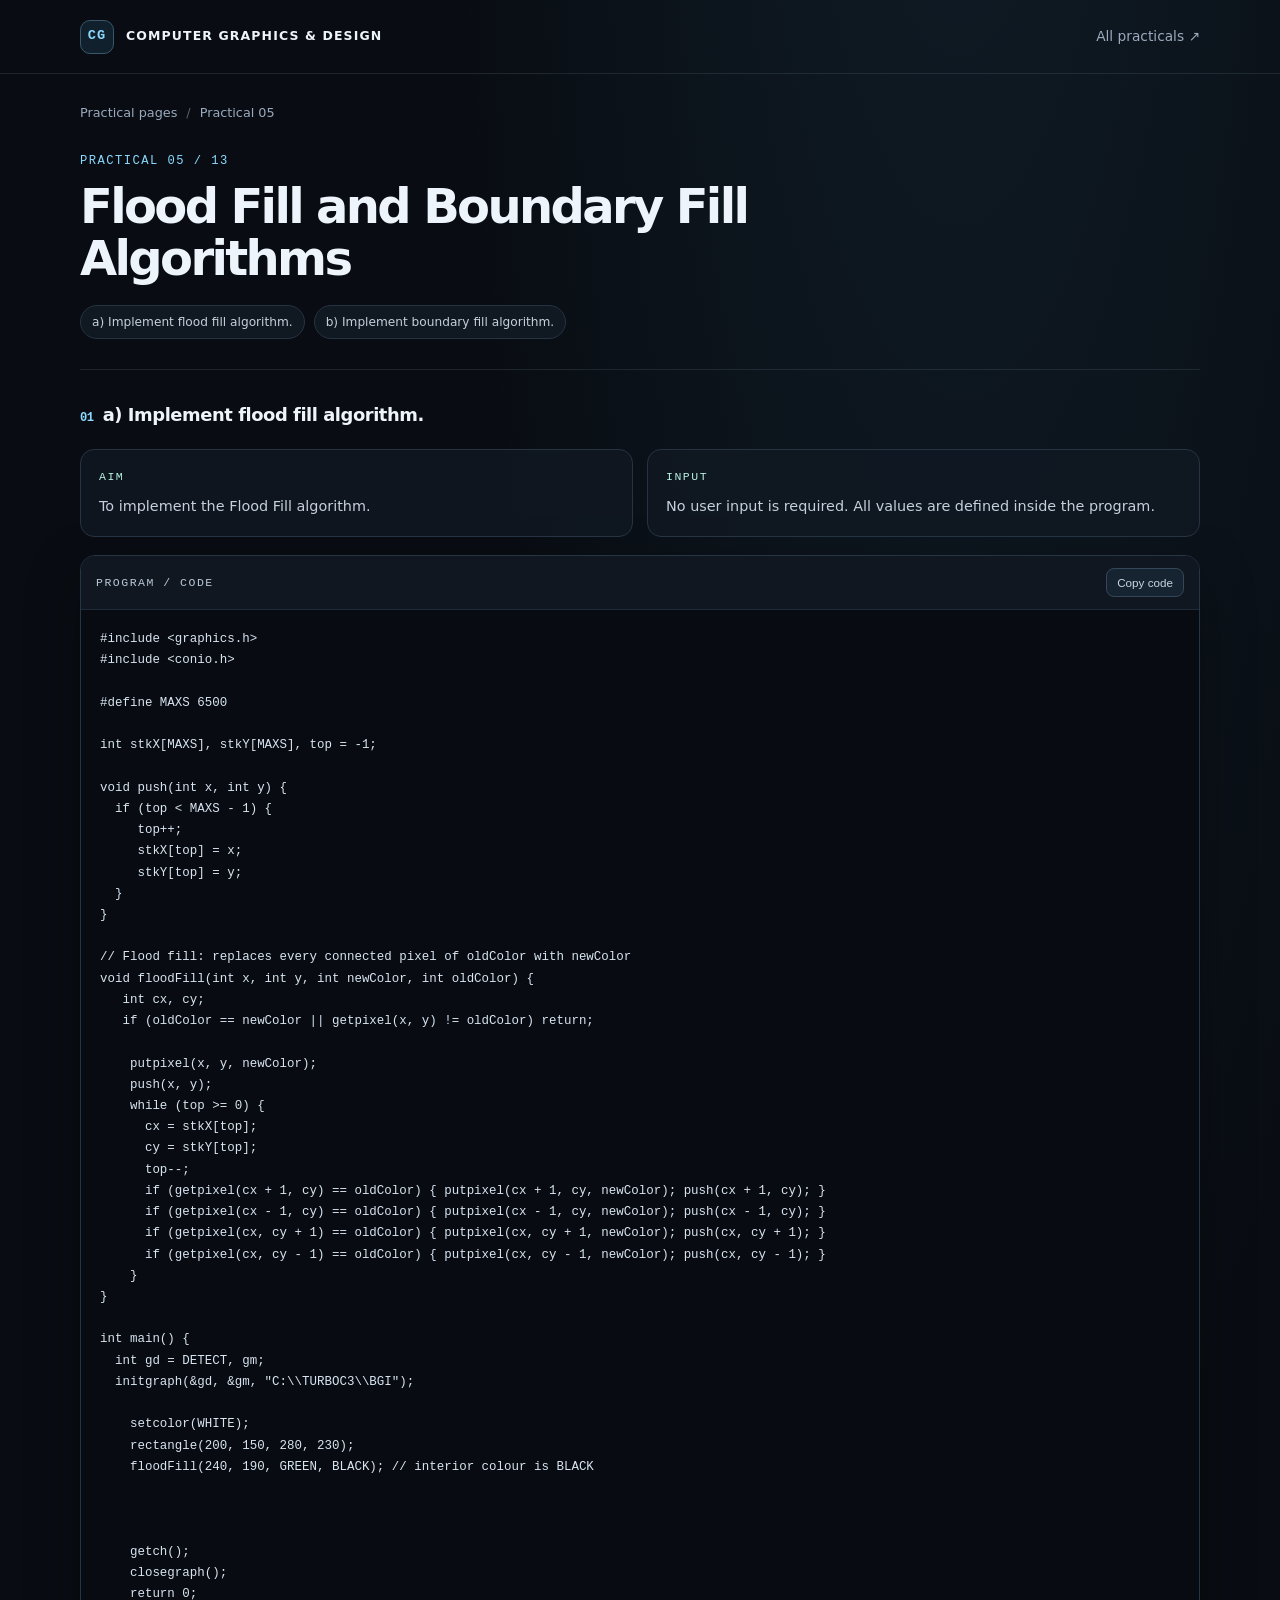
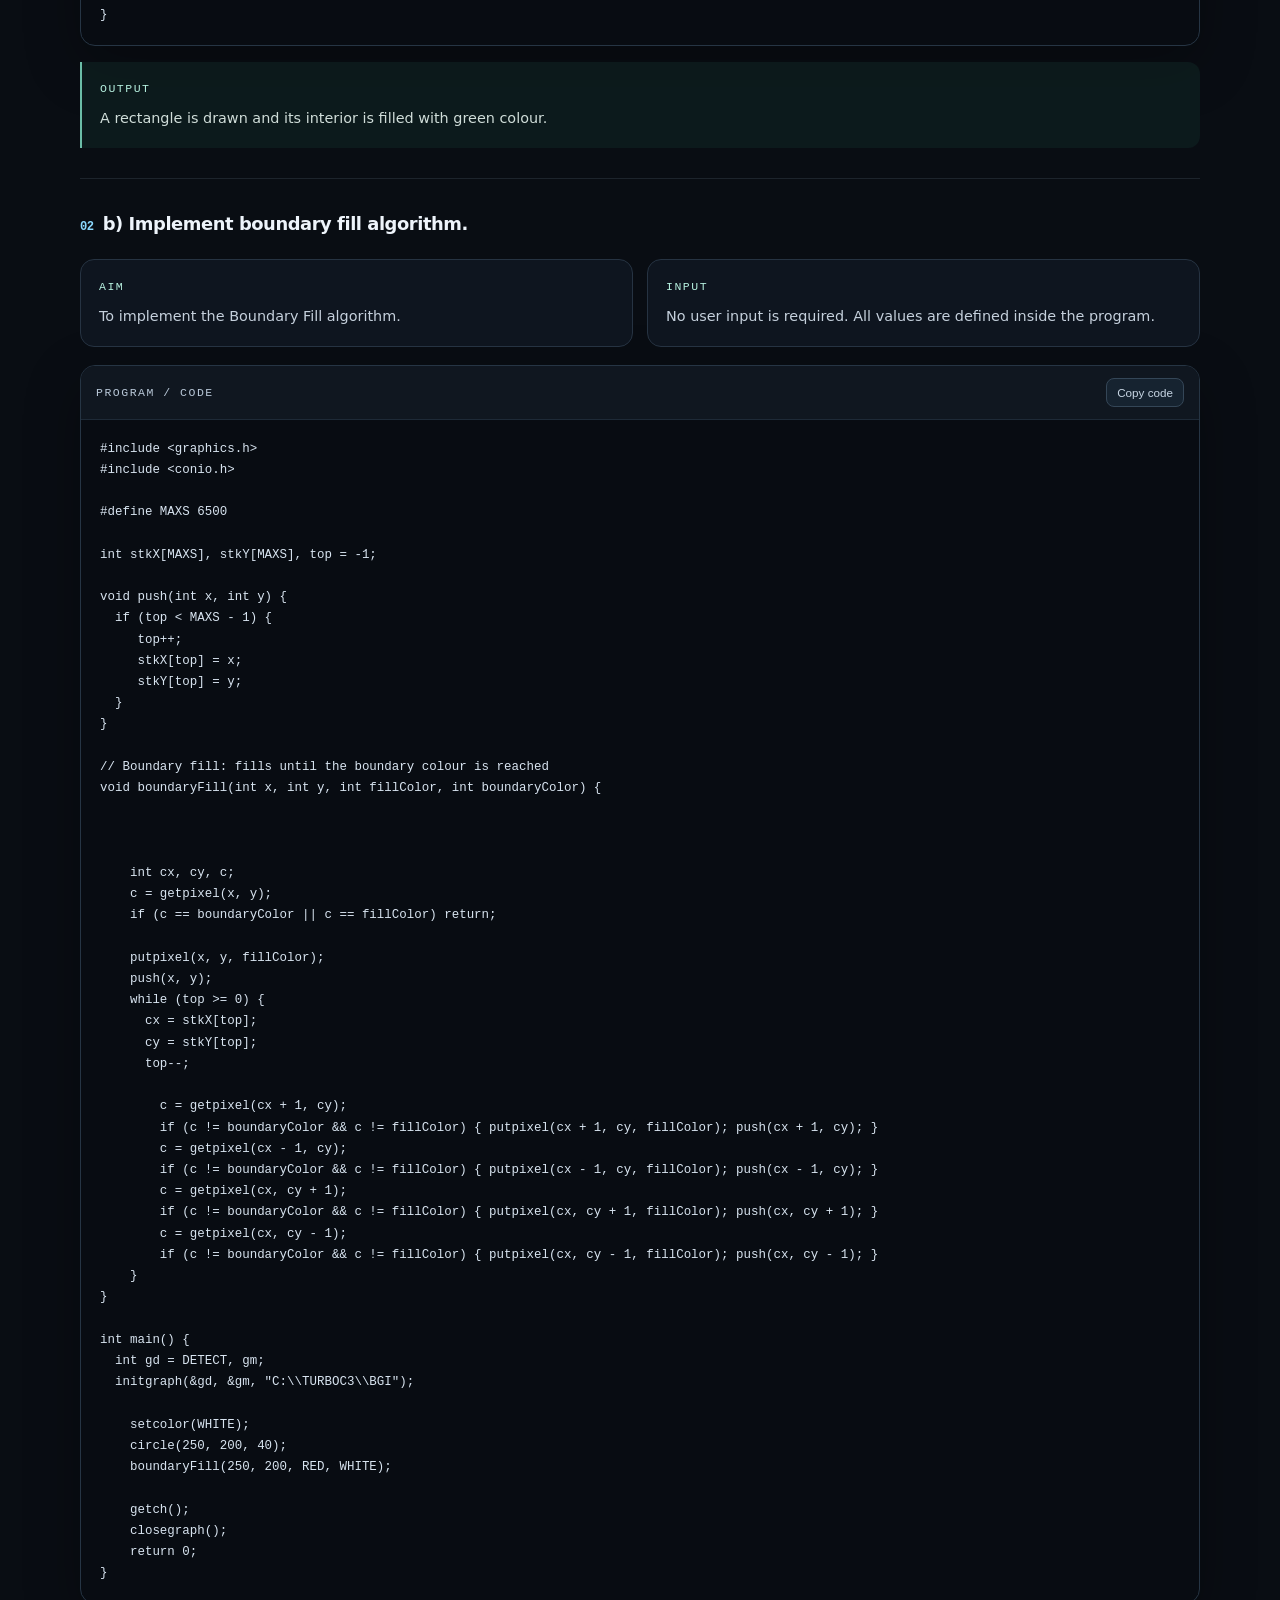
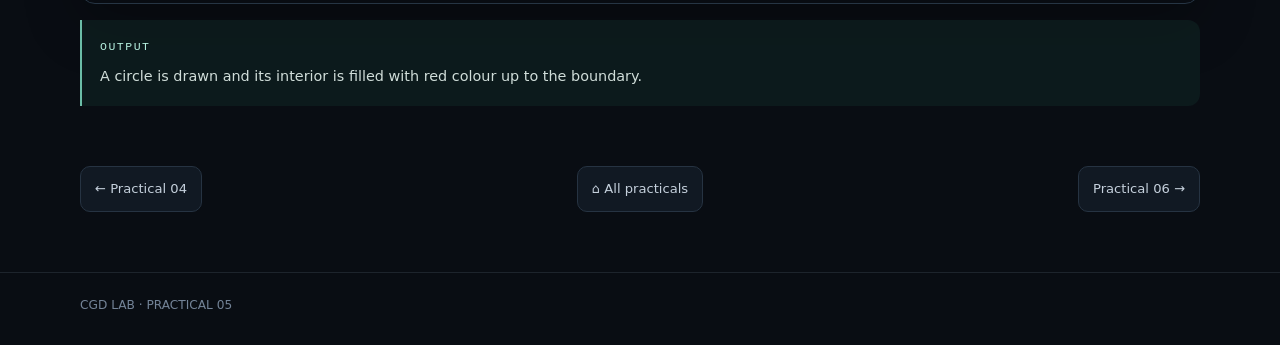
<file: practicals/practical-05.html>
<!doctype html>
<html lang="en">
<head>
  <meta charset="utf-8">
  <meta name="viewport" content="width=device-width, initial-scale=1">
  <meta name="theme-color" content="#090d13">
  <meta name="description" content="Computer Graphics and Design lab practicals.">
  <title>Practical 05 | CGD Practicals</title>
  <link rel="stylesheet" href="../assets/styles.css">
  <script defer src="../assets/site.js"></script>
</head>
<body>
  <header class="topbar"><div class="shell topbar-inner">
    <a class="brand" href="../index.html"><span class="brand-mark">CG</span><span>COMPUTER GRAPHICS &amp; DESIGN</span></a>
    <a class="toplink" href="../index.html">All practicals ↗</a>
  </div></header>
  <main class="shell">
      <div class="crumbs"><a href="../index.html">Practical pages</a><span class="sep">/</span><span>Practical 05</span></div>
      <section class="detail-hero">
        <div class="detail-kicker">PRACTICAL 05 / 13</div>
        <h1>Flood Fill and Boundary Fill Algorithms</h1>
        <nav class="part-nav" aria-label="Practical sections"><a href="#part-1">a) Implement flood fill algorithm.</a><a href="#part-2">b) Implement boundary fill algorithm.</a></nav>
      </section>
      <section class="part" id="part-1">
          <h2 class="part-heading"><span>01</span>a) Implement flood fill algorithm.</h2>
          <div class="info-grid">
            <article class="info-panel"><h3>Aim</h3><p>To implement the Flood Fill algorithm.</p></article>
            <article class="info-panel"><h3>Input</h3><p>No user input is required. All values are defined inside the program.</p></article>
          </div>
          <div class="code-panel">
            <div class="code-head"><h3>Program / Code</h3><button class="copy-btn" type="button" data-copy="code-5-1">Copy code</button></div>
            <pre id="code-5-1"><code>#include &lt;graphics.h&gt;
#include &lt;conio.h&gt;

#define MAXS 6500

int stkX[MAXS], stkY[MAXS], top = -1;

void push(int x, int y) {
  if (top &lt; MAXS - 1) {
     top++;
     stkX[top] = x;
     stkY[top] = y;
  }
}

// Flood fill: replaces every connected pixel of oldColor with newColor
void floodFill(int x, int y, int newColor, int oldColor) {
   int cx, cy;
   if (oldColor == newColor || getpixel(x, y) != oldColor) return;

    putpixel(x, y, newColor);
    push(x, y);
    while (top &gt;= 0) {
      cx = stkX[top];
      cy = stkY[top];
      top--;
      if (getpixel(cx + 1, cy) == oldColor) { putpixel(cx + 1, cy, newColor); push(cx + 1, cy); }
      if (getpixel(cx - 1, cy) == oldColor) { putpixel(cx - 1, cy, newColor); push(cx - 1, cy); }
      if (getpixel(cx, cy + 1) == oldColor) { putpixel(cx, cy + 1, newColor); push(cx, cy + 1); }
      if (getpixel(cx, cy - 1) == oldColor) { putpixel(cx, cy - 1, newColor); push(cx, cy - 1); }
    }
}

int main() {
  int gd = DETECT, gm;
  initgraph(&amp;gd, &amp;gm, &quot;C:\\TURBOC3\\BGI&quot;);

    setcolor(WHITE);
    rectangle(200, 150, 280, 230);
    floodFill(240, 190, GREEN, BLACK); // interior colour is BLACK



    getch();
    closegraph();
    return 0;
}</code></pre>
          </div>
          <div class="output-panel"><h3>Output</h3><p>A rectangle is drawn and its interior is filled with green colour.</p></div>
        </section><section class="part" id="part-2">
          <h2 class="part-heading"><span>02</span>b) Implement boundary fill algorithm.</h2>
          <div class="info-grid">
            <article class="info-panel"><h3>Aim</h3><p>To implement the Boundary Fill algorithm.</p></article>
            <article class="info-panel"><h3>Input</h3><p>No user input is required. All values are defined inside the program.</p></article>
          </div>
          <div class="code-panel">
            <div class="code-head"><h3>Program / Code</h3><button class="copy-btn" type="button" data-copy="code-5-2">Copy code</button></div>
            <pre id="code-5-2"><code>#include &lt;graphics.h&gt;
#include &lt;conio.h&gt;

#define MAXS 6500

int stkX[MAXS], stkY[MAXS], top = -1;

void push(int x, int y) {
  if (top &lt; MAXS - 1) {
     top++;
     stkX[top] = x;
     stkY[top] = y;
  }
}

// Boundary fill: fills until the boundary colour is reached
void boundaryFill(int x, int y, int fillColor, int boundaryColor) {



    int cx, cy, c;
    c = getpixel(x, y);
    if (c == boundaryColor || c == fillColor) return;

    putpixel(x, y, fillColor);
    push(x, y);
    while (top &gt;= 0) {
      cx = stkX[top];
      cy = stkY[top];
      top--;

        c = getpixel(cx + 1, cy);
        if (c != boundaryColor &amp;&amp; c != fillColor) { putpixel(cx + 1, cy, fillColor); push(cx + 1, cy); }
        c = getpixel(cx - 1, cy);
        if (c != boundaryColor &amp;&amp; c != fillColor) { putpixel(cx - 1, cy, fillColor); push(cx - 1, cy); }
        c = getpixel(cx, cy + 1);
        if (c != boundaryColor &amp;&amp; c != fillColor) { putpixel(cx, cy + 1, fillColor); push(cx, cy + 1); }
        c = getpixel(cx, cy - 1);
        if (c != boundaryColor &amp;&amp; c != fillColor) { putpixel(cx, cy - 1, fillColor); push(cx, cy - 1); }
    }
}

int main() {
  int gd = DETECT, gm;
  initgraph(&amp;gd, &amp;gm, &quot;C:\\TURBOC3\\BGI&quot;);

    setcolor(WHITE);
    circle(250, 200, 40);
    boundaryFill(250, 200, RED, WHITE);

    getch();
    closegraph();
    return 0;
}</code></pre>
          </div>
          <div class="output-panel"><h3>Output</h3><p>A circle is drawn and its interior is filled with red colour up to the boundary.</p></div>
        </section>
      <nav class="page-nav" aria-label="Previous and next practical"><a class="nav-btn" href="practical-04.html">← Practical 04</a><a class="nav-btn" href="../index.html">⌂ All practicals</a><a class="nav-btn" href="practical-06.html">Practical 06 →</a></nav>
    </main>
    <footer class="footer"><div class="shell">CGD LAB · PRACTICAL 05</div></footer>
</body>
</html>
</file>
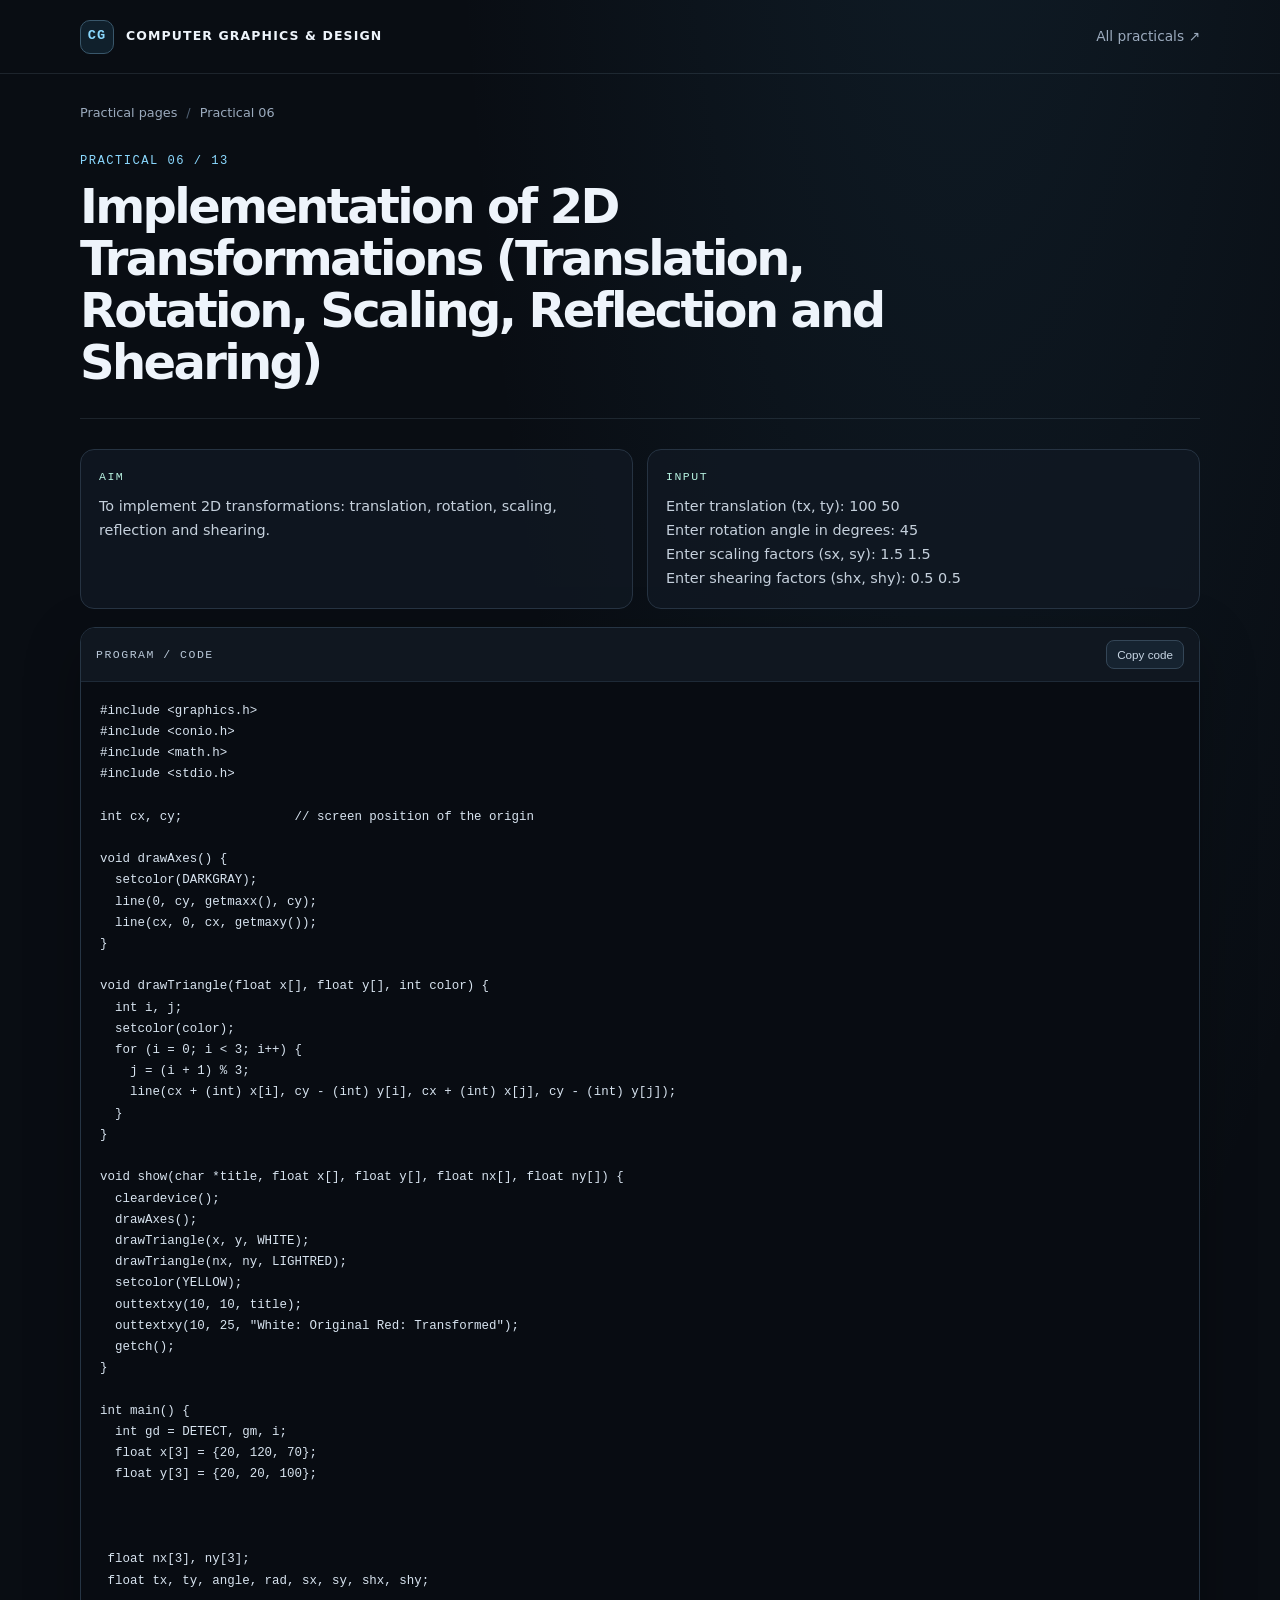
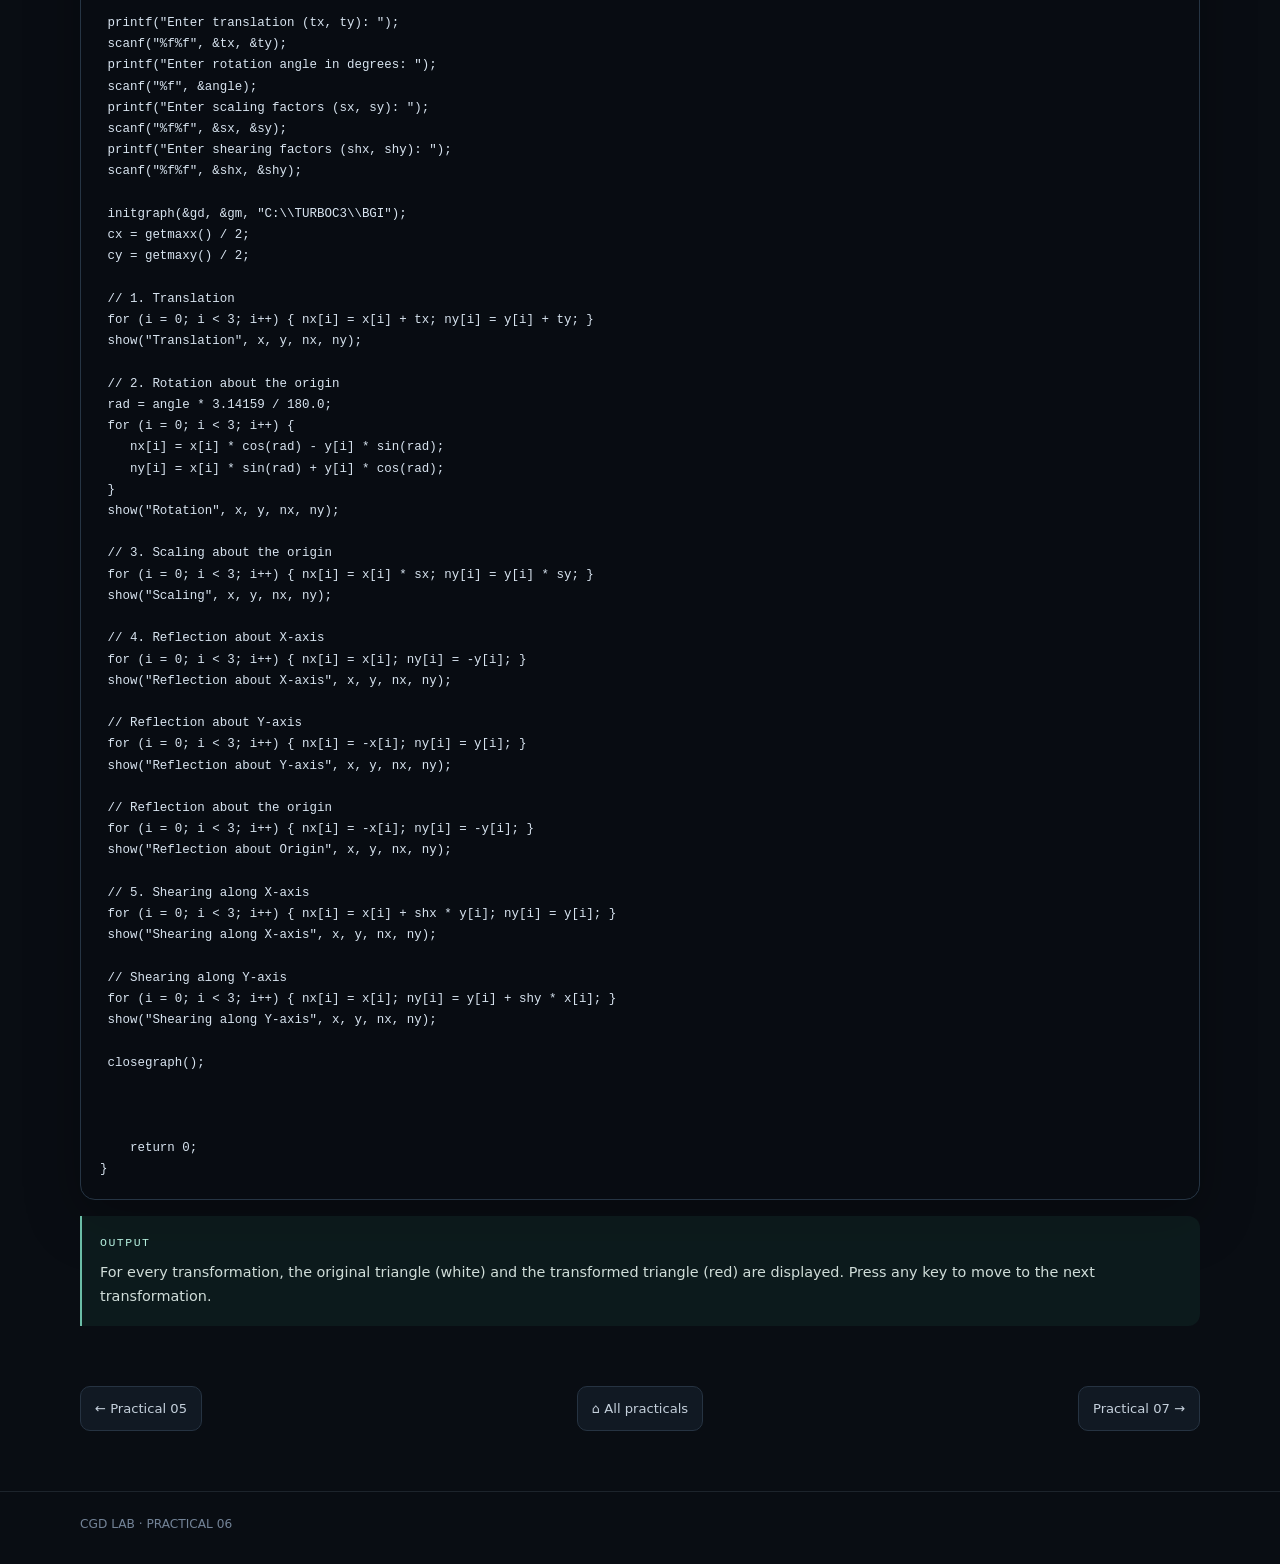
<file: practicals/practical-06.html>
<!doctype html>
<html lang="en">
<head>
  <meta charset="utf-8">
  <meta name="viewport" content="width=device-width, initial-scale=1">
  <meta name="theme-color" content="#090d13">
  <meta name="description" content="Computer Graphics and Design lab practicals.">
  <title>Practical 06 | CGD Practicals</title>
  <link rel="stylesheet" href="../assets/styles.css">
  <script defer src="../assets/site.js"></script>
</head>
<body>
  <header class="topbar"><div class="shell topbar-inner">
    <a class="brand" href="../index.html"><span class="brand-mark">CG</span><span>COMPUTER GRAPHICS &amp; DESIGN</span></a>
    <a class="toplink" href="../index.html">All practicals ↗</a>
  </div></header>
  <main class="shell">
      <div class="crumbs"><a href="../index.html">Practical pages</a><span class="sep">/</span><span>Practical 06</span></div>
      <section class="detail-hero">
        <div class="detail-kicker">PRACTICAL 06 / 13</div>
        <h1>Implementation of 2D Transformations (Translation, Rotation, Scaling, Reflection and Shearing)</h1>
        
      </section>
      <section class="part" id="part-1">
          
          <div class="info-grid">
            <article class="info-panel"><h3>Aim</h3><p>To implement 2D transformations: translation, rotation, scaling, reflection and shearing.</p></article>
            <article class="info-panel"><h3>Input</h3><p>Enter translation (tx, ty): 100 50
Enter rotation angle in degrees: 45
Enter scaling factors (sx, sy): 1.5 1.5
Enter shearing factors (shx, shy): 0.5 0.5</p></article>
          </div>
          <div class="code-panel">
            <div class="code-head"><h3>Program / Code</h3><button class="copy-btn" type="button" data-copy="code-6-1">Copy code</button></div>
            <pre id="code-6-1"><code>#include &lt;graphics.h&gt;
#include &lt;conio.h&gt;
#include &lt;math.h&gt;
#include &lt;stdio.h&gt;

int cx, cy;               // screen position of the origin

void drawAxes() {
  setcolor(DARKGRAY);
  line(0, cy, getmaxx(), cy);
  line(cx, 0, cx, getmaxy());
}

void drawTriangle(float x[], float y[], int color) {
  int i, j;
  setcolor(color);
  for (i = 0; i &lt; 3; i++) {
    j = (i + 1) % 3;
    line(cx + (int) x[i], cy - (int) y[i], cx + (int) x[j], cy - (int) y[j]);
  }
}

void show(char *title, float x[], float y[], float nx[], float ny[]) {
  cleardevice();
  drawAxes();
  drawTriangle(x, y, WHITE);
  drawTriangle(nx, ny, LIGHTRED);
  setcolor(YELLOW);
  outtextxy(10, 10, title);
  outtextxy(10, 25, &quot;White: Original Red: Transformed&quot;);
  getch();
}

int main() {
  int gd = DETECT, gm, i;
  float x[3] = {20, 120, 70};
  float y[3] = {20, 20, 100};



 float nx[3], ny[3];
 float tx, ty, angle, rad, sx, sy, shx, shy;

 printf(&quot;Enter translation (tx, ty): &quot;);
 scanf(&quot;%f%f&quot;, &amp;tx, &amp;ty);
 printf(&quot;Enter rotation angle in degrees: &quot;);
 scanf(&quot;%f&quot;, &amp;angle);
 printf(&quot;Enter scaling factors (sx, sy): &quot;);
 scanf(&quot;%f%f&quot;, &amp;sx, &amp;sy);
 printf(&quot;Enter shearing factors (shx, shy): &quot;);
 scanf(&quot;%f%f&quot;, &amp;shx, &amp;shy);

 initgraph(&amp;gd, &amp;gm, &quot;C:\\TURBOC3\\BGI&quot;);
 cx = getmaxx() / 2;
 cy = getmaxy() / 2;

 // 1. Translation
 for (i = 0; i &lt; 3; i++) { nx[i] = x[i] + tx; ny[i] = y[i] + ty; }
 show(&quot;Translation&quot;, x, y, nx, ny);

 // 2. Rotation about the origin
 rad = angle * 3.14159 / 180.0;
 for (i = 0; i &lt; 3; i++) {
    nx[i] = x[i] * cos(rad) - y[i] * sin(rad);
    ny[i] = x[i] * sin(rad) + y[i] * cos(rad);
 }
 show(&quot;Rotation&quot;, x, y, nx, ny);

 // 3. Scaling about the origin
 for (i = 0; i &lt; 3; i++) { nx[i] = x[i] * sx; ny[i] = y[i] * sy; }
 show(&quot;Scaling&quot;, x, y, nx, ny);

 // 4. Reflection about X-axis
 for (i = 0; i &lt; 3; i++) { nx[i] = x[i]; ny[i] = -y[i]; }
 show(&quot;Reflection about X-axis&quot;, x, y, nx, ny);

 // Reflection about Y-axis
 for (i = 0; i &lt; 3; i++) { nx[i] = -x[i]; ny[i] = y[i]; }
 show(&quot;Reflection about Y-axis&quot;, x, y, nx, ny);

 // Reflection about the origin
 for (i = 0; i &lt; 3; i++) { nx[i] = -x[i]; ny[i] = -y[i]; }
 show(&quot;Reflection about Origin&quot;, x, y, nx, ny);

 // 5. Shearing along X-axis
 for (i = 0; i &lt; 3; i++) { nx[i] = x[i] + shx * y[i]; ny[i] = y[i]; }
 show(&quot;Shearing along X-axis&quot;, x, y, nx, ny);

 // Shearing along Y-axis
 for (i = 0; i &lt; 3; i++) { nx[i] = x[i]; ny[i] = y[i] + shy * x[i]; }
 show(&quot;Shearing along Y-axis&quot;, x, y, nx, ny);

 closegraph();



    return 0;
}</code></pre>
          </div>
          <div class="output-panel"><h3>Output</h3><p>For every transformation, the original triangle (white) and the transformed triangle (red) are displayed. Press any key to move to the next transformation.</p></div>
        </section>
      <nav class="page-nav" aria-label="Previous and next practical"><a class="nav-btn" href="practical-05.html">← Practical 05</a><a class="nav-btn" href="../index.html">⌂ All practicals</a><a class="nav-btn" href="practical-07.html">Practical 07 →</a></nav>
    </main>
    <footer class="footer"><div class="shell">CGD LAB · PRACTICAL 06</div></footer>
</body>
</html>
</file>
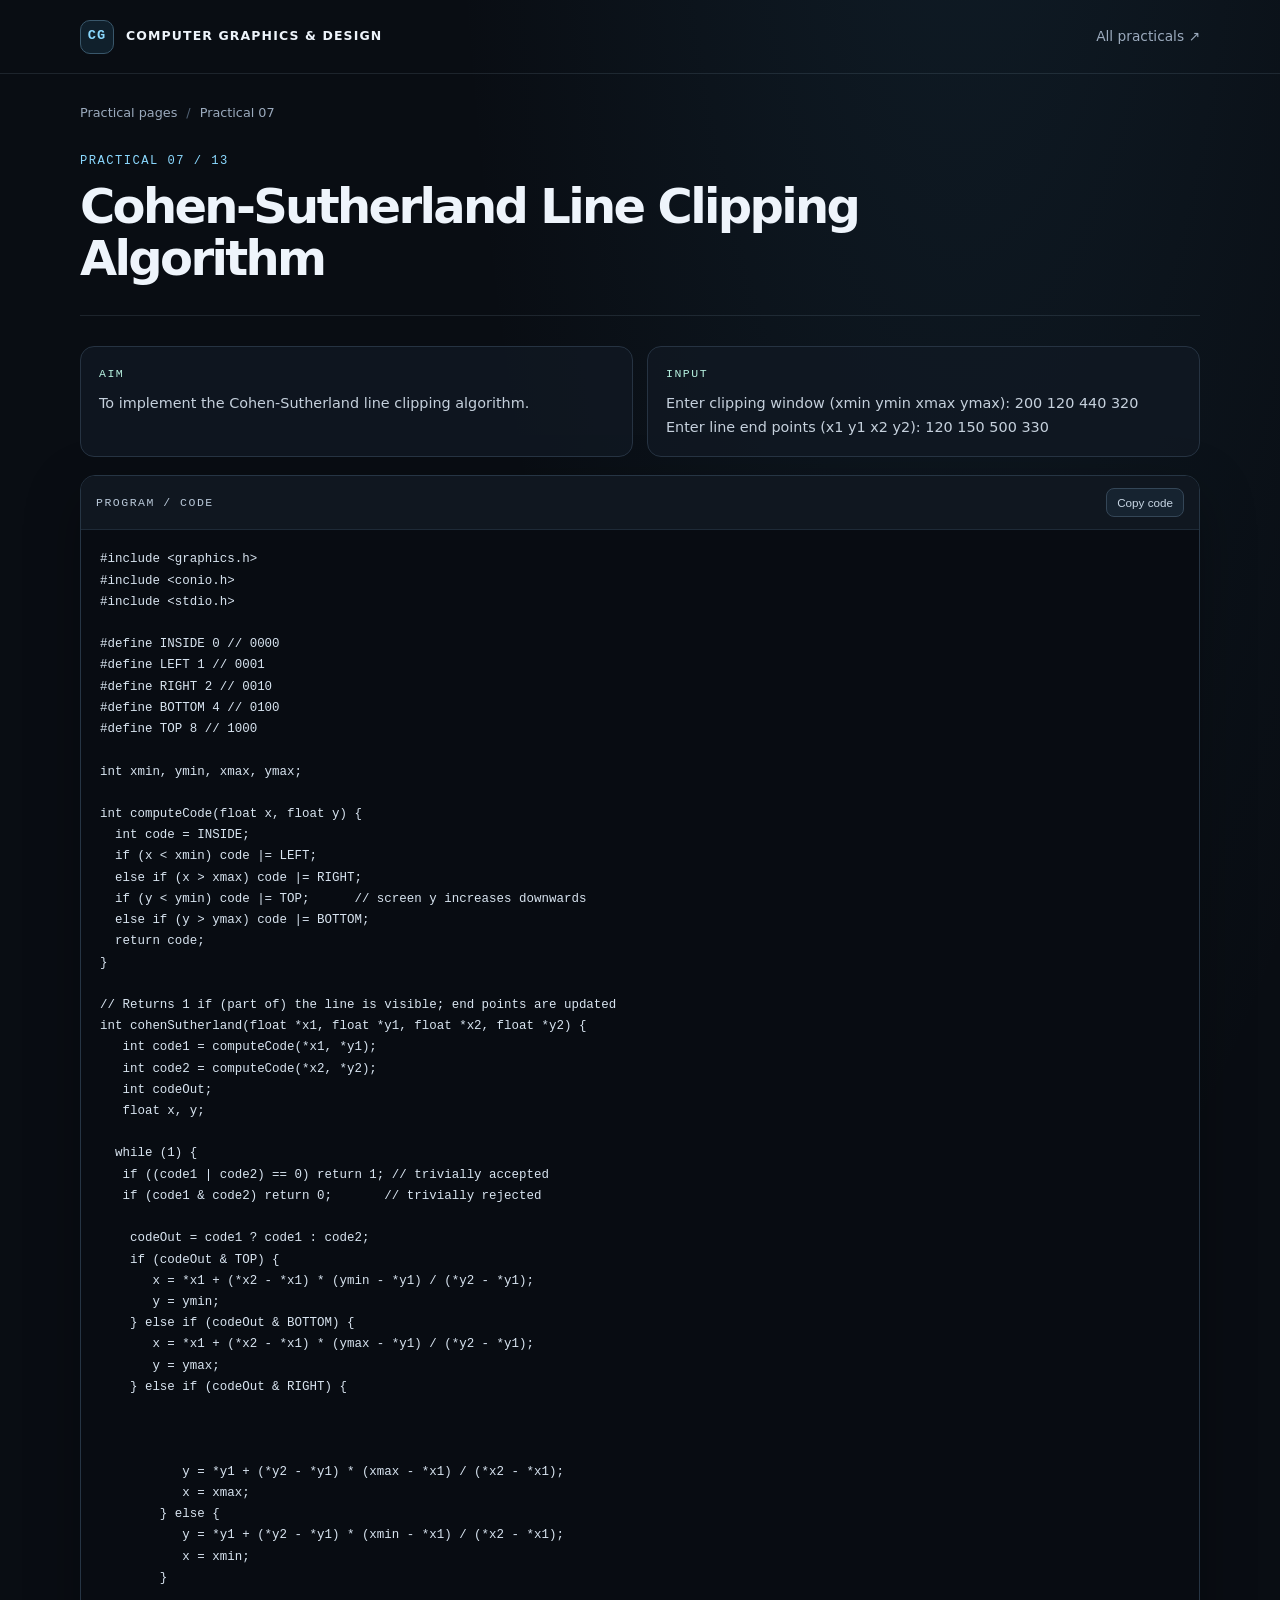
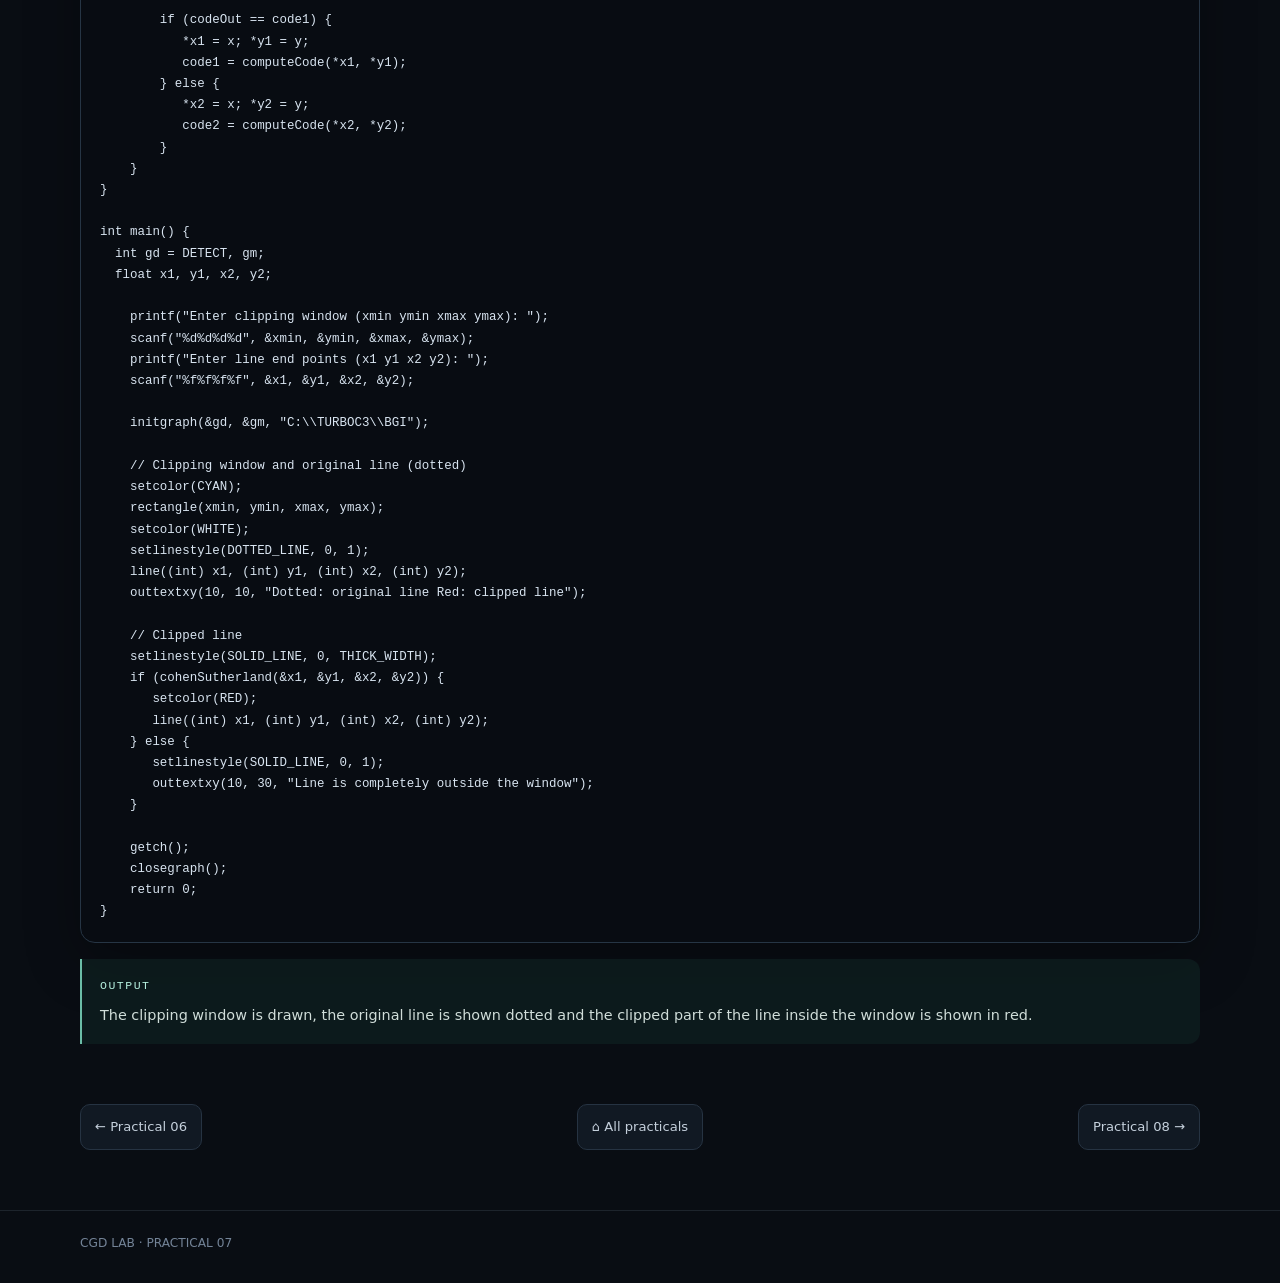
<file: practicals/practical-07.html>
<!doctype html>
<html lang="en">
<head>
  <meta charset="utf-8">
  <meta name="viewport" content="width=device-width, initial-scale=1">
  <meta name="theme-color" content="#090d13">
  <meta name="description" content="Computer Graphics and Design lab practicals.">
  <title>Practical 07 | CGD Practicals</title>
  <link rel="stylesheet" href="../assets/styles.css">
  <script defer src="../assets/site.js"></script>
</head>
<body>
  <header class="topbar"><div class="shell topbar-inner">
    <a class="brand" href="../index.html"><span class="brand-mark">CG</span><span>COMPUTER GRAPHICS &amp; DESIGN</span></a>
    <a class="toplink" href="../index.html">All practicals ↗</a>
  </div></header>
  <main class="shell">
      <div class="crumbs"><a href="../index.html">Practical pages</a><span class="sep">/</span><span>Practical 07</span></div>
      <section class="detail-hero">
        <div class="detail-kicker">PRACTICAL 07 / 13</div>
        <h1>Cohen-Sutherland Line Clipping Algorithm</h1>
        
      </section>
      <section class="part" id="part-1">
          
          <div class="info-grid">
            <article class="info-panel"><h3>Aim</h3><p>To implement the Cohen-Sutherland line clipping algorithm.</p></article>
            <article class="info-panel"><h3>Input</h3><p>Enter clipping window (xmin ymin xmax ymax): 200 120 440 320
Enter line end points (x1 y1 x2 y2): 120 150 500 330</p></article>
          </div>
          <div class="code-panel">
            <div class="code-head"><h3>Program / Code</h3><button class="copy-btn" type="button" data-copy="code-7-1">Copy code</button></div>
            <pre id="code-7-1"><code>#include &lt;graphics.h&gt;
#include &lt;conio.h&gt;
#include &lt;stdio.h&gt;

#define INSIDE 0 // 0000
#define LEFT 1 // 0001
#define RIGHT 2 // 0010
#define BOTTOM 4 // 0100
#define TOP 8 // 1000

int xmin, ymin, xmax, ymax;

int computeCode(float x, float y) {
  int code = INSIDE;
  if (x &lt; xmin) code |= LEFT;
  else if (x &gt; xmax) code |= RIGHT;
  if (y &lt; ymin) code |= TOP;      // screen y increases downwards
  else if (y &gt; ymax) code |= BOTTOM;
  return code;
}

// Returns 1 if (part of) the line is visible; end points are updated
int cohenSutherland(float *x1, float *y1, float *x2, float *y2) {
   int code1 = computeCode(*x1, *y1);
   int code2 = computeCode(*x2, *y2);
   int codeOut;
   float x, y;

  while (1) {
   if ((code1 | code2) == 0) return 1; // trivially accepted
   if (code1 &amp; code2) return 0;       // trivially rejected

    codeOut = code1 ? code1 : code2;
    if (codeOut &amp; TOP) {
       x = *x1 + (*x2 - *x1) * (ymin - *y1) / (*y2 - *y1);
       y = ymin;
    } else if (codeOut &amp; BOTTOM) {
       x = *x1 + (*x2 - *x1) * (ymax - *y1) / (*y2 - *y1);
       y = ymax;
    } else if (codeOut &amp; RIGHT) {



           y = *y1 + (*y2 - *y1) * (xmax - *x1) / (*x2 - *x1);
           x = xmax;
        } else {
           y = *y1 + (*y2 - *y1) * (xmin - *x1) / (*x2 - *x1);
           x = xmin;
        }

        if (codeOut == code1) {
           *x1 = x; *y1 = y;
           code1 = computeCode(*x1, *y1);
        } else {
           *x2 = x; *y2 = y;
           code2 = computeCode(*x2, *y2);
        }
    }
}

int main() {
  int gd = DETECT, gm;
  float x1, y1, x2, y2;

    printf(&quot;Enter clipping window (xmin ymin xmax ymax): &quot;);
    scanf(&quot;%d%d%d%d&quot;, &amp;xmin, &amp;ymin, &amp;xmax, &amp;ymax);
    printf(&quot;Enter line end points (x1 y1 x2 y2): &quot;);
    scanf(&quot;%f%f%f%f&quot;, &amp;x1, &amp;y1, &amp;x2, &amp;y2);

    initgraph(&amp;gd, &amp;gm, &quot;C:\\TURBOC3\\BGI&quot;);

    // Clipping window and original line (dotted)
    setcolor(CYAN);
    rectangle(xmin, ymin, xmax, ymax);
    setcolor(WHITE);
    setlinestyle(DOTTED_LINE, 0, 1);
    line((int) x1, (int) y1, (int) x2, (int) y2);
    outtextxy(10, 10, &quot;Dotted: original line Red: clipped line&quot;);

    // Clipped line
    setlinestyle(SOLID_LINE, 0, THICK_WIDTH);
    if (cohenSutherland(&amp;x1, &amp;y1, &amp;x2, &amp;y2)) {
       setcolor(RED);
       line((int) x1, (int) y1, (int) x2, (int) y2);
    } else {
       setlinestyle(SOLID_LINE, 0, 1);
       outtextxy(10, 30, &quot;Line is completely outside the window&quot;);
    }

    getch();
    closegraph();
    return 0;
}</code></pre>
          </div>
          <div class="output-panel"><h3>Output</h3><p>The clipping window is drawn, the original line is shown dotted and the clipped part of the line inside the window is shown in red.</p></div>
        </section>
      <nav class="page-nav" aria-label="Previous and next practical"><a class="nav-btn" href="practical-06.html">← Practical 06</a><a class="nav-btn" href="../index.html">⌂ All practicals</a><a class="nav-btn" href="practical-08.html">Practical 08 →</a></nav>
    </main>
    <footer class="footer"><div class="shell">CGD LAB · PRACTICAL 07</div></footer>
</body>
</html>
</file>
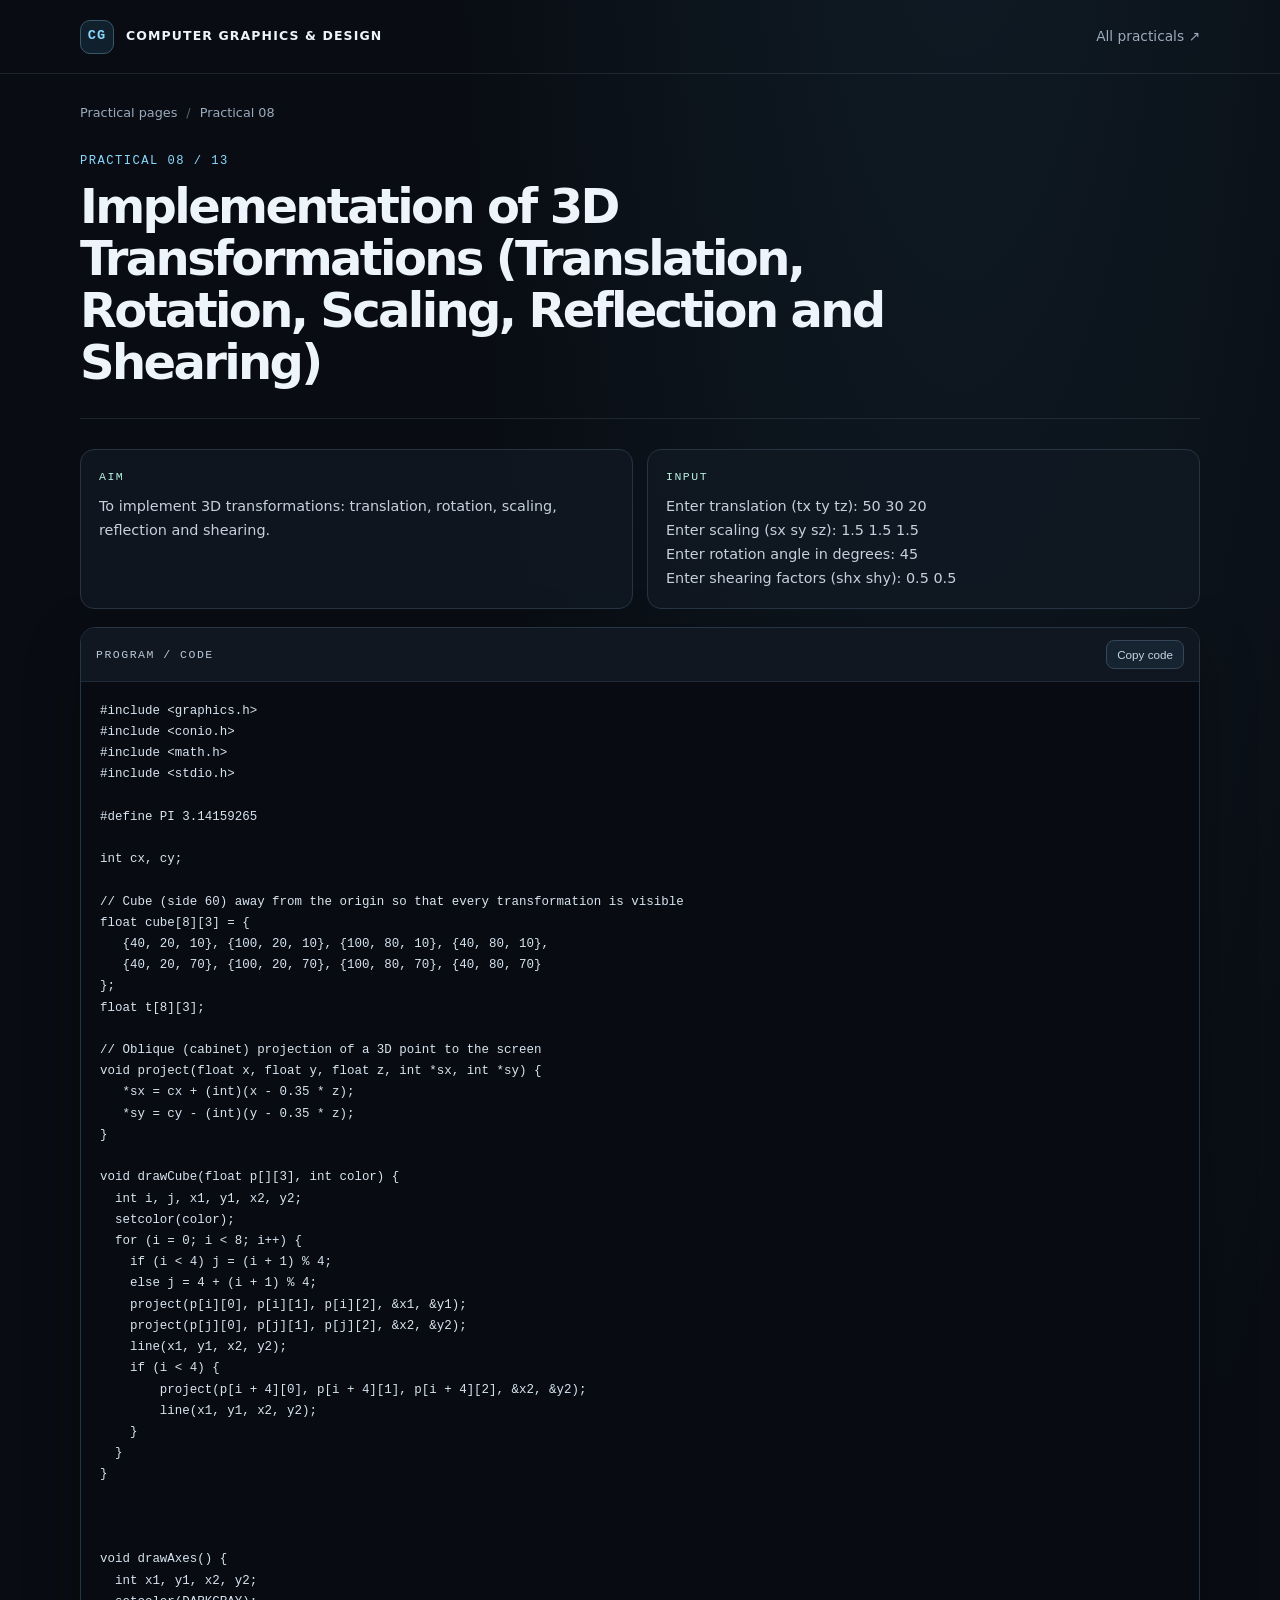
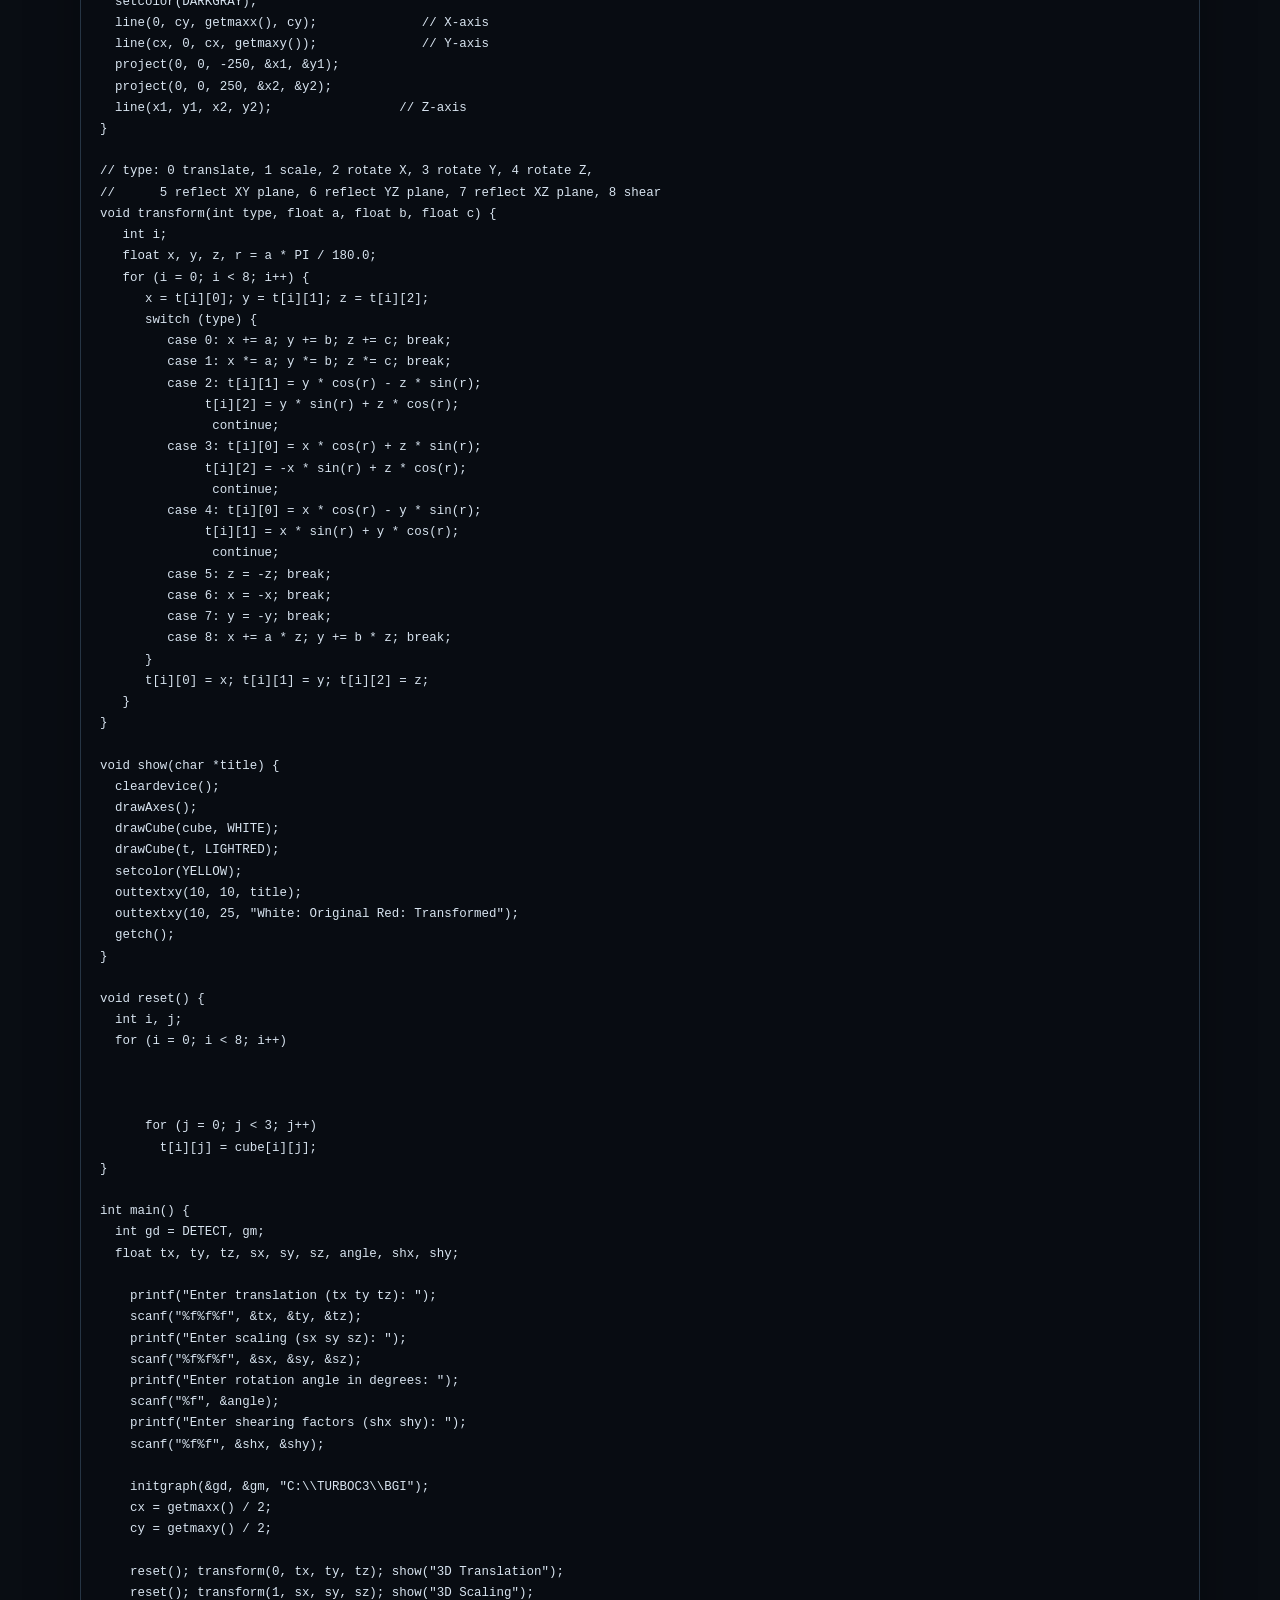
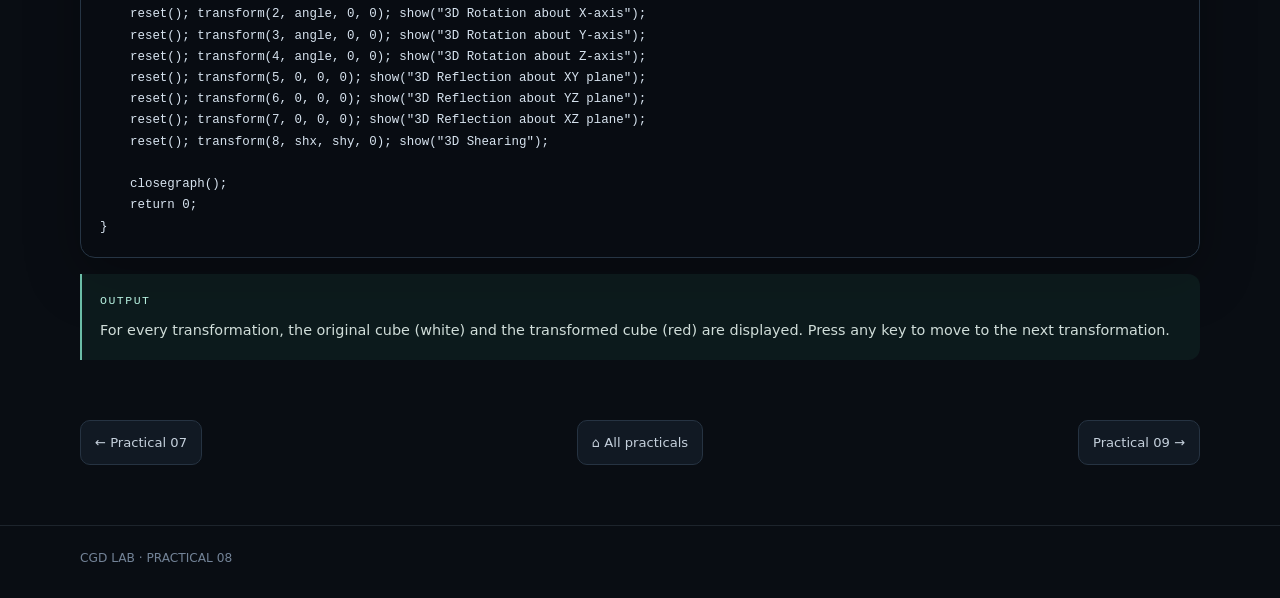
<file: practicals/practical-08.html>
<!doctype html>
<html lang="en">
<head>
  <meta charset="utf-8">
  <meta name="viewport" content="width=device-width, initial-scale=1">
  <meta name="theme-color" content="#090d13">
  <meta name="description" content="Computer Graphics and Design lab practicals.">
  <title>Practical 08 | CGD Practicals</title>
  <link rel="stylesheet" href="../assets/styles.css">
  <script defer src="../assets/site.js"></script>
</head>
<body>
  <header class="topbar"><div class="shell topbar-inner">
    <a class="brand" href="../index.html"><span class="brand-mark">CG</span><span>COMPUTER GRAPHICS &amp; DESIGN</span></a>
    <a class="toplink" href="../index.html">All practicals ↗</a>
  </div></header>
  <main class="shell">
      <div class="crumbs"><a href="../index.html">Practical pages</a><span class="sep">/</span><span>Practical 08</span></div>
      <section class="detail-hero">
        <div class="detail-kicker">PRACTICAL 08 / 13</div>
        <h1>Implementation of 3D Transformations (Translation, Rotation, Scaling, Reflection and Shearing)</h1>
        
      </section>
      <section class="part" id="part-1">
          
          <div class="info-grid">
            <article class="info-panel"><h3>Aim</h3><p>To implement 3D transformations: translation, rotation, scaling, reflection and shearing.</p></article>
            <article class="info-panel"><h3>Input</h3><p>Enter translation (tx ty tz): 50 30 20
Enter scaling (sx sy sz): 1.5 1.5 1.5
Enter rotation angle in degrees: 45
Enter shearing factors (shx shy): 0.5 0.5</p></article>
          </div>
          <div class="code-panel">
            <div class="code-head"><h3>Program / Code</h3><button class="copy-btn" type="button" data-copy="code-8-1">Copy code</button></div>
            <pre id="code-8-1"><code>#include &lt;graphics.h&gt;
#include &lt;conio.h&gt;
#include &lt;math.h&gt;
#include &lt;stdio.h&gt;

#define PI 3.14159265

int cx, cy;

// Cube (side 60) away from the origin so that every transformation is visible
float cube[8][3] = {
   {40, 20, 10}, {100, 20, 10}, {100, 80, 10}, {40, 80, 10},
   {40, 20, 70}, {100, 20, 70}, {100, 80, 70}, {40, 80, 70}
};
float t[8][3];

// Oblique (cabinet) projection of a 3D point to the screen
void project(float x, float y, float z, int *sx, int *sy) {
   *sx = cx + (int)(x - 0.35 * z);
   *sy = cy - (int)(y - 0.35 * z);
}

void drawCube(float p[][3], int color) {
  int i, j, x1, y1, x2, y2;
  setcolor(color);
  for (i = 0; i &lt; 8; i++) {
    if (i &lt; 4) j = (i + 1) % 4;
    else j = 4 + (i + 1) % 4;
    project(p[i][0], p[i][1], p[i][2], &amp;x1, &amp;y1);
    project(p[j][0], p[j][1], p[j][2], &amp;x2, &amp;y2);
    line(x1, y1, x2, y2);
    if (i &lt; 4) {
        project(p[i + 4][0], p[i + 4][1], p[i + 4][2], &amp;x2, &amp;y2);
        line(x1, y1, x2, y2);
    }
  }
}



void drawAxes() {
  int x1, y1, x2, y2;
  setcolor(DARKGRAY);
  line(0, cy, getmaxx(), cy);              // X-axis
  line(cx, 0, cx, getmaxy());              // Y-axis
  project(0, 0, -250, &amp;x1, &amp;y1);
  project(0, 0, 250, &amp;x2, &amp;y2);
  line(x1, y1, x2, y2);                 // Z-axis
}

// type: 0 translate, 1 scale, 2 rotate X, 3 rotate Y, 4 rotate Z,
//      5 reflect XY plane, 6 reflect YZ plane, 7 reflect XZ plane, 8 shear
void transform(int type, float a, float b, float c) {
   int i;
   float x, y, z, r = a * PI / 180.0;
   for (i = 0; i &lt; 8; i++) {
      x = t[i][0]; y = t[i][1]; z = t[i][2];
      switch (type) {
         case 0: x += a; y += b; z += c; break;
         case 1: x *= a; y *= b; z *= c; break;
         case 2: t[i][1] = y * cos(r) - z * sin(r);
              t[i][2] = y * sin(r) + z * cos(r);
               continue;
         case 3: t[i][0] = x * cos(r) + z * sin(r);
              t[i][2] = -x * sin(r) + z * cos(r);
               continue;
         case 4: t[i][0] = x * cos(r) - y * sin(r);
              t[i][1] = x * sin(r) + y * cos(r);
               continue;
         case 5: z = -z; break;
         case 6: x = -x; break;
         case 7: y = -y; break;
         case 8: x += a * z; y += b * z; break;
      }
      t[i][0] = x; t[i][1] = y; t[i][2] = z;
   }
}

void show(char *title) {
  cleardevice();
  drawAxes();
  drawCube(cube, WHITE);
  drawCube(t, LIGHTRED);
  setcolor(YELLOW);
  outtextxy(10, 10, title);
  outtextxy(10, 25, &quot;White: Original Red: Transformed&quot;);
  getch();
}

void reset() {
  int i, j;
  for (i = 0; i &lt; 8; i++)



      for (j = 0; j &lt; 3; j++)
        t[i][j] = cube[i][j];
}

int main() {
  int gd = DETECT, gm;
  float tx, ty, tz, sx, sy, sz, angle, shx, shy;

    printf(&quot;Enter translation (tx ty tz): &quot;);
    scanf(&quot;%f%f%f&quot;, &amp;tx, &amp;ty, &amp;tz);
    printf(&quot;Enter scaling (sx sy sz): &quot;);
    scanf(&quot;%f%f%f&quot;, &amp;sx, &amp;sy, &amp;sz);
    printf(&quot;Enter rotation angle in degrees: &quot;);
    scanf(&quot;%f&quot;, &amp;angle);
    printf(&quot;Enter shearing factors (shx shy): &quot;);
    scanf(&quot;%f%f&quot;, &amp;shx, &amp;shy);

    initgraph(&amp;gd, &amp;gm, &quot;C:\\TURBOC3\\BGI&quot;);
    cx = getmaxx() / 2;
    cy = getmaxy() / 2;

    reset(); transform(0, tx, ty, tz); show(&quot;3D Translation&quot;);
    reset(); transform(1, sx, sy, sz); show(&quot;3D Scaling&quot;);
    reset(); transform(2, angle, 0, 0); show(&quot;3D Rotation about X-axis&quot;);
    reset(); transform(3, angle, 0, 0); show(&quot;3D Rotation about Y-axis&quot;);
    reset(); transform(4, angle, 0, 0); show(&quot;3D Rotation about Z-axis&quot;);
    reset(); transform(5, 0, 0, 0); show(&quot;3D Reflection about XY plane&quot;);
    reset(); transform(6, 0, 0, 0); show(&quot;3D Reflection about YZ plane&quot;);
    reset(); transform(7, 0, 0, 0); show(&quot;3D Reflection about XZ plane&quot;);
    reset(); transform(8, shx, shy, 0); show(&quot;3D Shearing&quot;);

    closegraph();
    return 0;
}</code></pre>
          </div>
          <div class="output-panel"><h3>Output</h3><p>For every transformation, the original cube (white) and the transformed cube (red) are displayed. Press any key to move to the next transformation.</p></div>
        </section>
      <nav class="page-nav" aria-label="Previous and next practical"><a class="nav-btn" href="practical-07.html">← Practical 07</a><a class="nav-btn" href="../index.html">⌂ All practicals</a><a class="nav-btn" href="practical-09.html">Practical 09 →</a></nav>
    </main>
    <footer class="footer"><div class="shell">CGD LAB · PRACTICAL 08</div></footer>
</body>
</html>
</file>
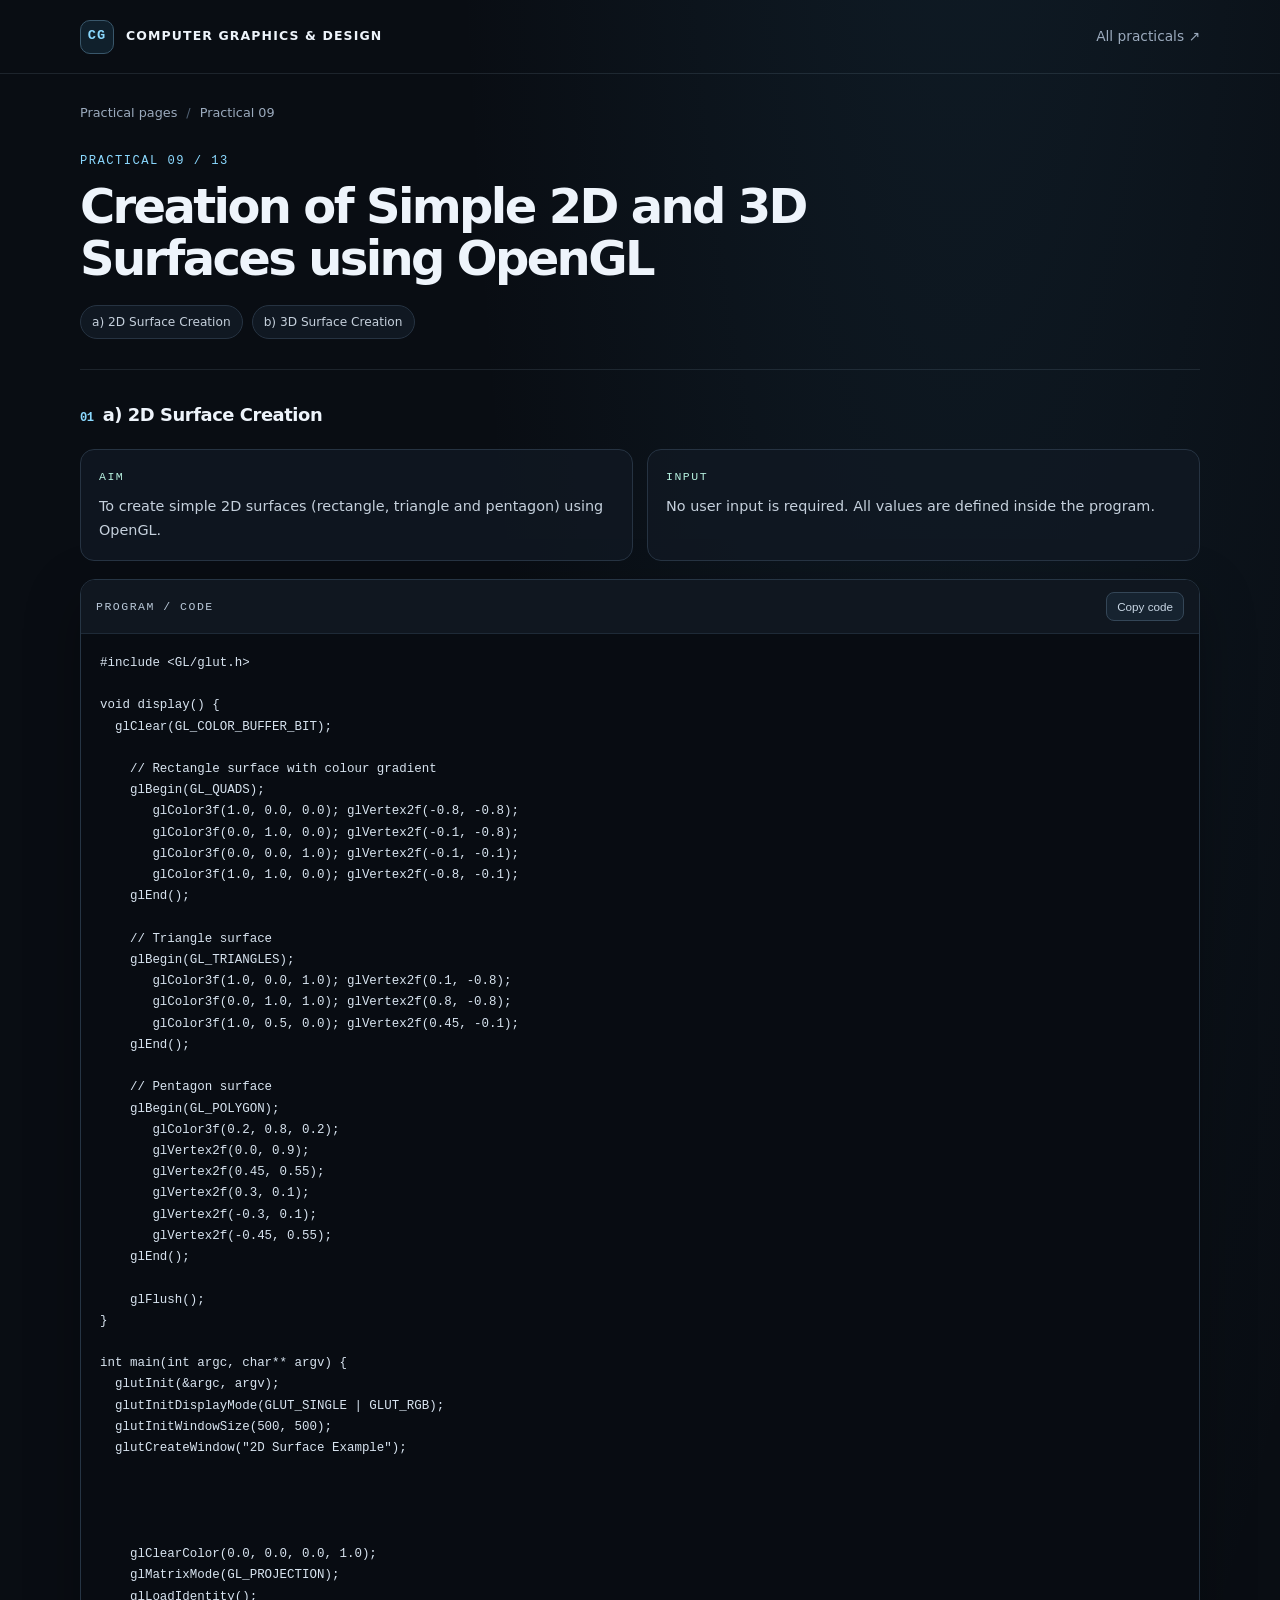
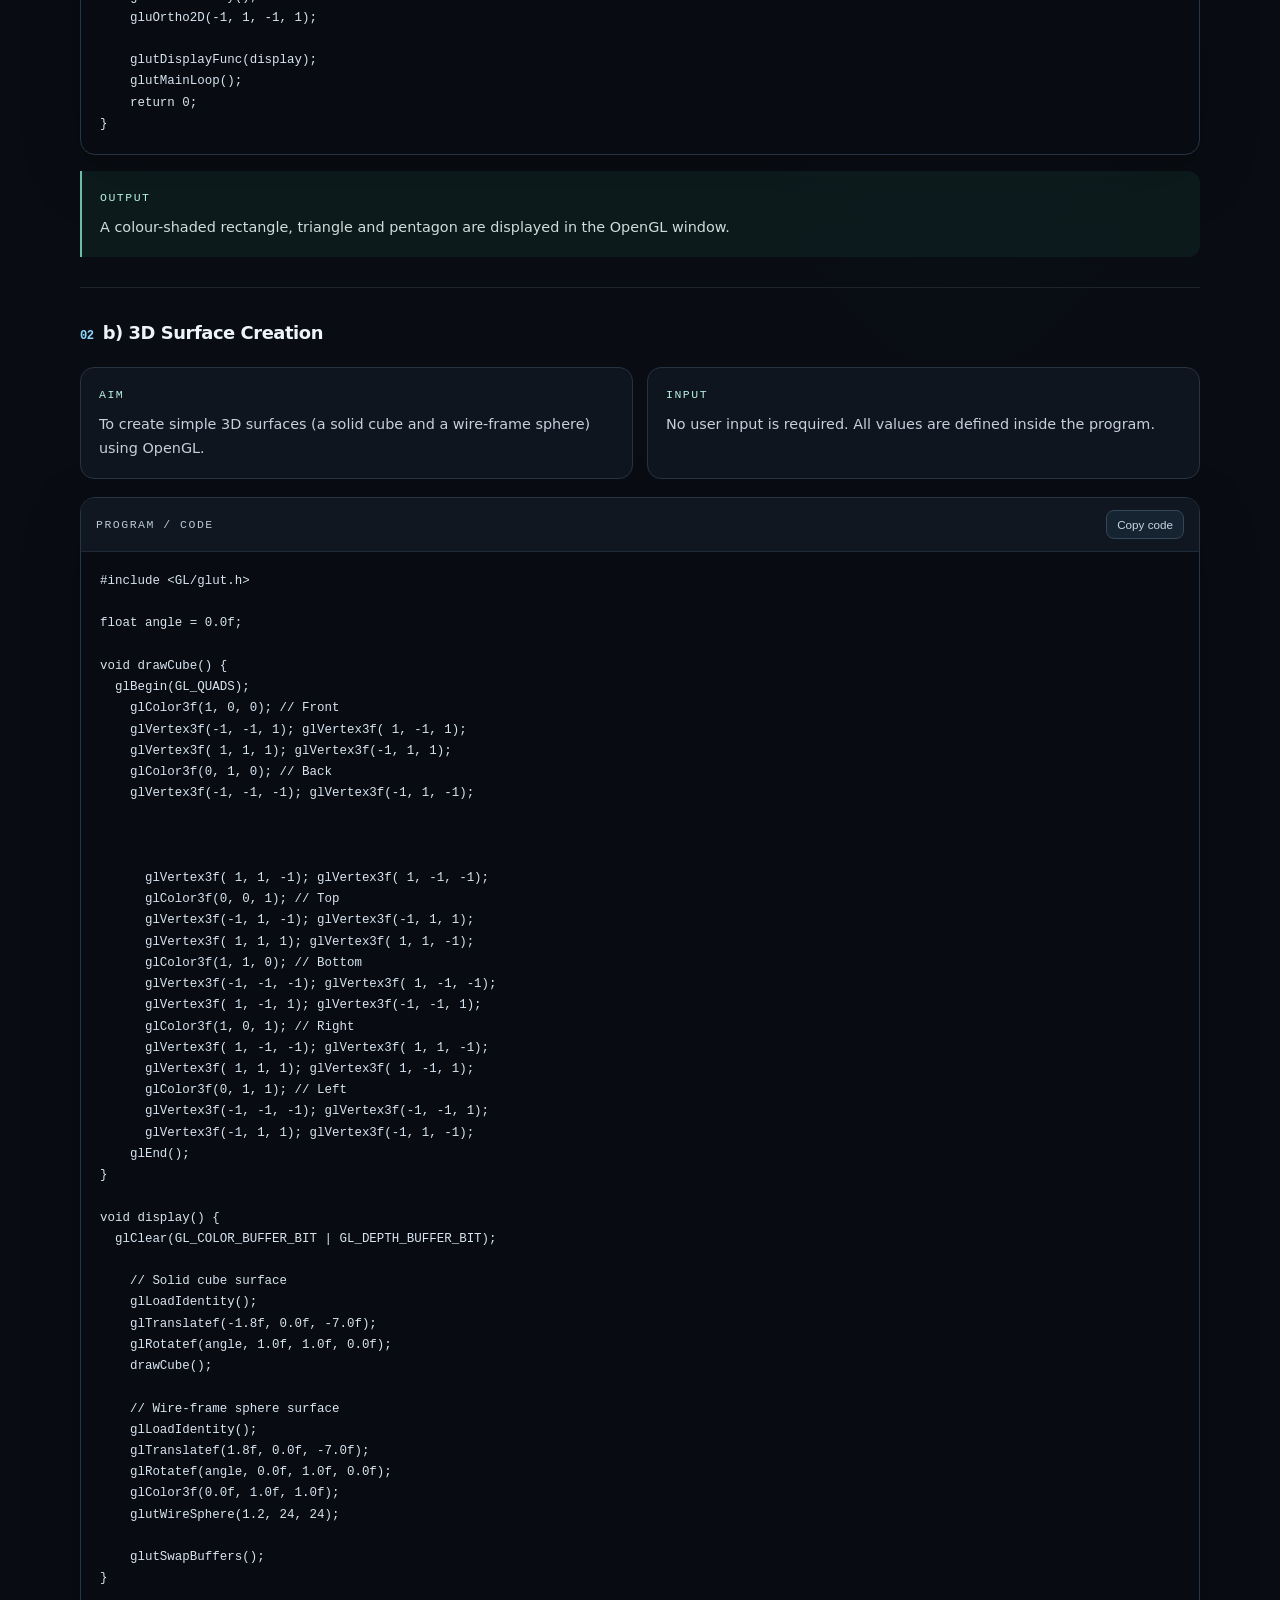
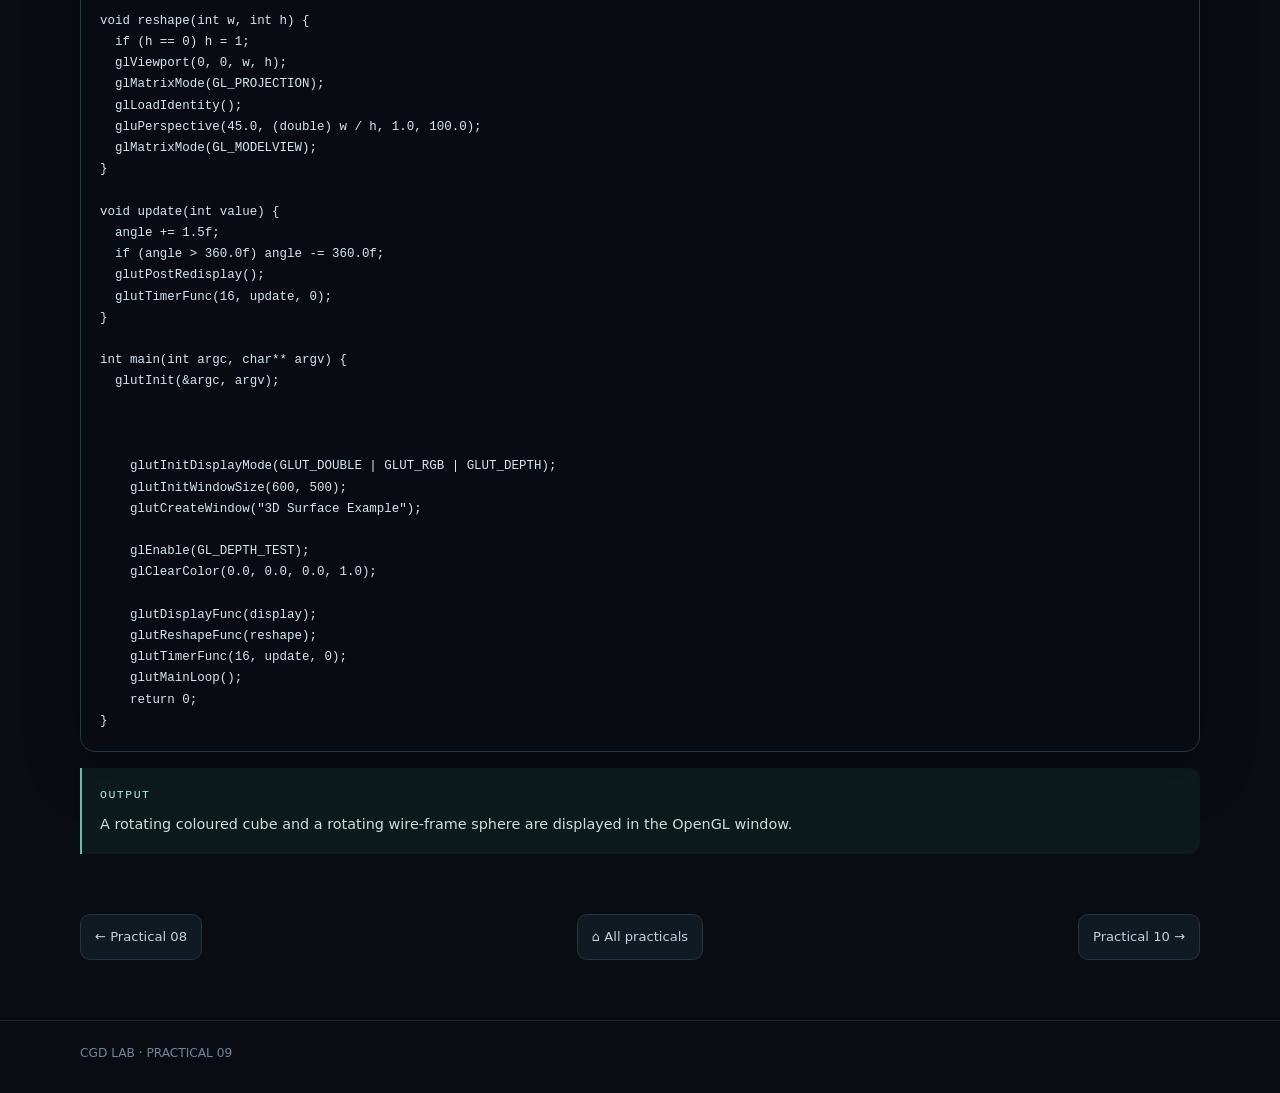
<file: practicals/practical-09.html>
<!doctype html>
<html lang="en">
<head>
  <meta charset="utf-8">
  <meta name="viewport" content="width=device-width, initial-scale=1">
  <meta name="theme-color" content="#090d13">
  <meta name="description" content="Computer Graphics and Design lab practicals.">
  <title>Practical 09 | CGD Practicals</title>
  <link rel="stylesheet" href="../assets/styles.css">
  <script defer src="../assets/site.js"></script>
</head>
<body>
  <header class="topbar"><div class="shell topbar-inner">
    <a class="brand" href="../index.html"><span class="brand-mark">CG</span><span>COMPUTER GRAPHICS &amp; DESIGN</span></a>
    <a class="toplink" href="../index.html">All practicals ↗</a>
  </div></header>
  <main class="shell">
      <div class="crumbs"><a href="../index.html">Practical pages</a><span class="sep">/</span><span>Practical 09</span></div>
      <section class="detail-hero">
        <div class="detail-kicker">PRACTICAL 09 / 13</div>
        <h1>Creation of Simple 2D and 3D Surfaces using OpenGL</h1>
        <nav class="part-nav" aria-label="Practical sections"><a href="#part-1">a) 2D Surface Creation</a><a href="#part-2">b) 3D Surface Creation</a></nav>
      </section>
      <section class="part" id="part-1">
          <h2 class="part-heading"><span>01</span>a) 2D Surface Creation</h2>
          <div class="info-grid">
            <article class="info-panel"><h3>Aim</h3><p>To create simple 2D surfaces (rectangle, triangle and pentagon) using OpenGL.</p></article>
            <article class="info-panel"><h3>Input</h3><p>No user input is required. All values are defined inside the program.</p></article>
          </div>
          <div class="code-panel">
            <div class="code-head"><h3>Program / Code</h3><button class="copy-btn" type="button" data-copy="code-9-1">Copy code</button></div>
            <pre id="code-9-1"><code>#include &lt;GL/glut.h&gt;

void display() {
  glClear(GL_COLOR_BUFFER_BIT);

    // Rectangle surface with colour gradient
    glBegin(GL_QUADS);
       glColor3f(1.0, 0.0, 0.0); glVertex2f(-0.8, -0.8);
       glColor3f(0.0, 1.0, 0.0); glVertex2f(-0.1, -0.8);
       glColor3f(0.0, 0.0, 1.0); glVertex2f(-0.1, -0.1);
       glColor3f(1.0, 1.0, 0.0); glVertex2f(-0.8, -0.1);
    glEnd();

    // Triangle surface
    glBegin(GL_TRIANGLES);
       glColor3f(1.0, 0.0, 1.0); glVertex2f(0.1, -0.8);
       glColor3f(0.0, 1.0, 1.0); glVertex2f(0.8, -0.8);
       glColor3f(1.0, 0.5, 0.0); glVertex2f(0.45, -0.1);
    glEnd();

    // Pentagon surface
    glBegin(GL_POLYGON);
       glColor3f(0.2, 0.8, 0.2);
       glVertex2f(0.0, 0.9);
       glVertex2f(0.45, 0.55);
       glVertex2f(0.3, 0.1);
       glVertex2f(-0.3, 0.1);
       glVertex2f(-0.45, 0.55);
    glEnd();

    glFlush();
}

int main(int argc, char** argv) {
  glutInit(&amp;argc, argv);
  glutInitDisplayMode(GLUT_SINGLE | GLUT_RGB);
  glutInitWindowSize(500, 500);
  glutCreateWindow(&quot;2D Surface Example&quot;);




    glClearColor(0.0, 0.0, 0.0, 1.0);
    glMatrixMode(GL_PROJECTION);
    glLoadIdentity();
    gluOrtho2D(-1, 1, -1, 1);

    glutDisplayFunc(display);
    glutMainLoop();
    return 0;
}</code></pre>
          </div>
          <div class="output-panel"><h3>Output</h3><p>A colour-shaded rectangle, triangle and pentagon are displayed in the OpenGL window.</p></div>
        </section><section class="part" id="part-2">
          <h2 class="part-heading"><span>02</span>b) 3D Surface Creation</h2>
          <div class="info-grid">
            <article class="info-panel"><h3>Aim</h3><p>To create simple 3D surfaces (a solid cube and a wire-frame sphere) using OpenGL.</p></article>
            <article class="info-panel"><h3>Input</h3><p>No user input is required. All values are defined inside the program.</p></article>
          </div>
          <div class="code-panel">
            <div class="code-head"><h3>Program / Code</h3><button class="copy-btn" type="button" data-copy="code-9-2">Copy code</button></div>
            <pre id="code-9-2"><code>#include &lt;GL/glut.h&gt;

float angle = 0.0f;

void drawCube() {
  glBegin(GL_QUADS);
    glColor3f(1, 0, 0); // Front
    glVertex3f(-1, -1, 1); glVertex3f( 1, -1, 1);
    glVertex3f( 1, 1, 1); glVertex3f(-1, 1, 1);
    glColor3f(0, 1, 0); // Back
    glVertex3f(-1, -1, -1); glVertex3f(-1, 1, -1);



      glVertex3f( 1, 1, -1); glVertex3f( 1, -1, -1);
      glColor3f(0, 0, 1); // Top
      glVertex3f(-1, 1, -1); glVertex3f(-1, 1, 1);
      glVertex3f( 1, 1, 1); glVertex3f( 1, 1, -1);
      glColor3f(1, 1, 0); // Bottom
      glVertex3f(-1, -1, -1); glVertex3f( 1, -1, -1);
      glVertex3f( 1, -1, 1); glVertex3f(-1, -1, 1);
      glColor3f(1, 0, 1); // Right
      glVertex3f( 1, -1, -1); glVertex3f( 1, 1, -1);
      glVertex3f( 1, 1, 1); glVertex3f( 1, -1, 1);
      glColor3f(0, 1, 1); // Left
      glVertex3f(-1, -1, -1); glVertex3f(-1, -1, 1);
      glVertex3f(-1, 1, 1); glVertex3f(-1, 1, -1);
    glEnd();
}

void display() {
  glClear(GL_COLOR_BUFFER_BIT | GL_DEPTH_BUFFER_BIT);

    // Solid cube surface
    glLoadIdentity();
    glTranslatef(-1.8f, 0.0f, -7.0f);
    glRotatef(angle, 1.0f, 1.0f, 0.0f);
    drawCube();

    // Wire-frame sphere surface
    glLoadIdentity();
    glTranslatef(1.8f, 0.0f, -7.0f);
    glRotatef(angle, 0.0f, 1.0f, 0.0f);
    glColor3f(0.0f, 1.0f, 1.0f);
    glutWireSphere(1.2, 24, 24);

    glutSwapBuffers();
}

void reshape(int w, int h) {
  if (h == 0) h = 1;
  glViewport(0, 0, w, h);
  glMatrixMode(GL_PROJECTION);
  glLoadIdentity();
  gluPerspective(45.0, (double) w / h, 1.0, 100.0);
  glMatrixMode(GL_MODELVIEW);
}

void update(int value) {
  angle += 1.5f;
  if (angle &gt; 360.0f) angle -= 360.0f;
  glutPostRedisplay();
  glutTimerFunc(16, update, 0);
}

int main(int argc, char** argv) {
  glutInit(&amp;argc, argv);



    glutInitDisplayMode(GLUT_DOUBLE | GLUT_RGB | GLUT_DEPTH);
    glutInitWindowSize(600, 500);
    glutCreateWindow(&quot;3D Surface Example&quot;);

    glEnable(GL_DEPTH_TEST);
    glClearColor(0.0, 0.0, 0.0, 1.0);

    glutDisplayFunc(display);
    glutReshapeFunc(reshape);
    glutTimerFunc(16, update, 0);
    glutMainLoop();
    return 0;
}</code></pre>
          </div>
          <div class="output-panel"><h3>Output</h3><p>A rotating coloured cube and a rotating wire-frame sphere are displayed in the OpenGL window.</p></div>
        </section>
      <nav class="page-nav" aria-label="Previous and next practical"><a class="nav-btn" href="practical-08.html">← Practical 08</a><a class="nav-btn" href="../index.html">⌂ All practicals</a><a class="nav-btn" href="practical-10.html">Practical 10 →</a></nav>
    </main>
    <footer class="footer"><div class="shell">CGD LAB · PRACTICAL 09</div></footer>
</body>
</html>
</file>
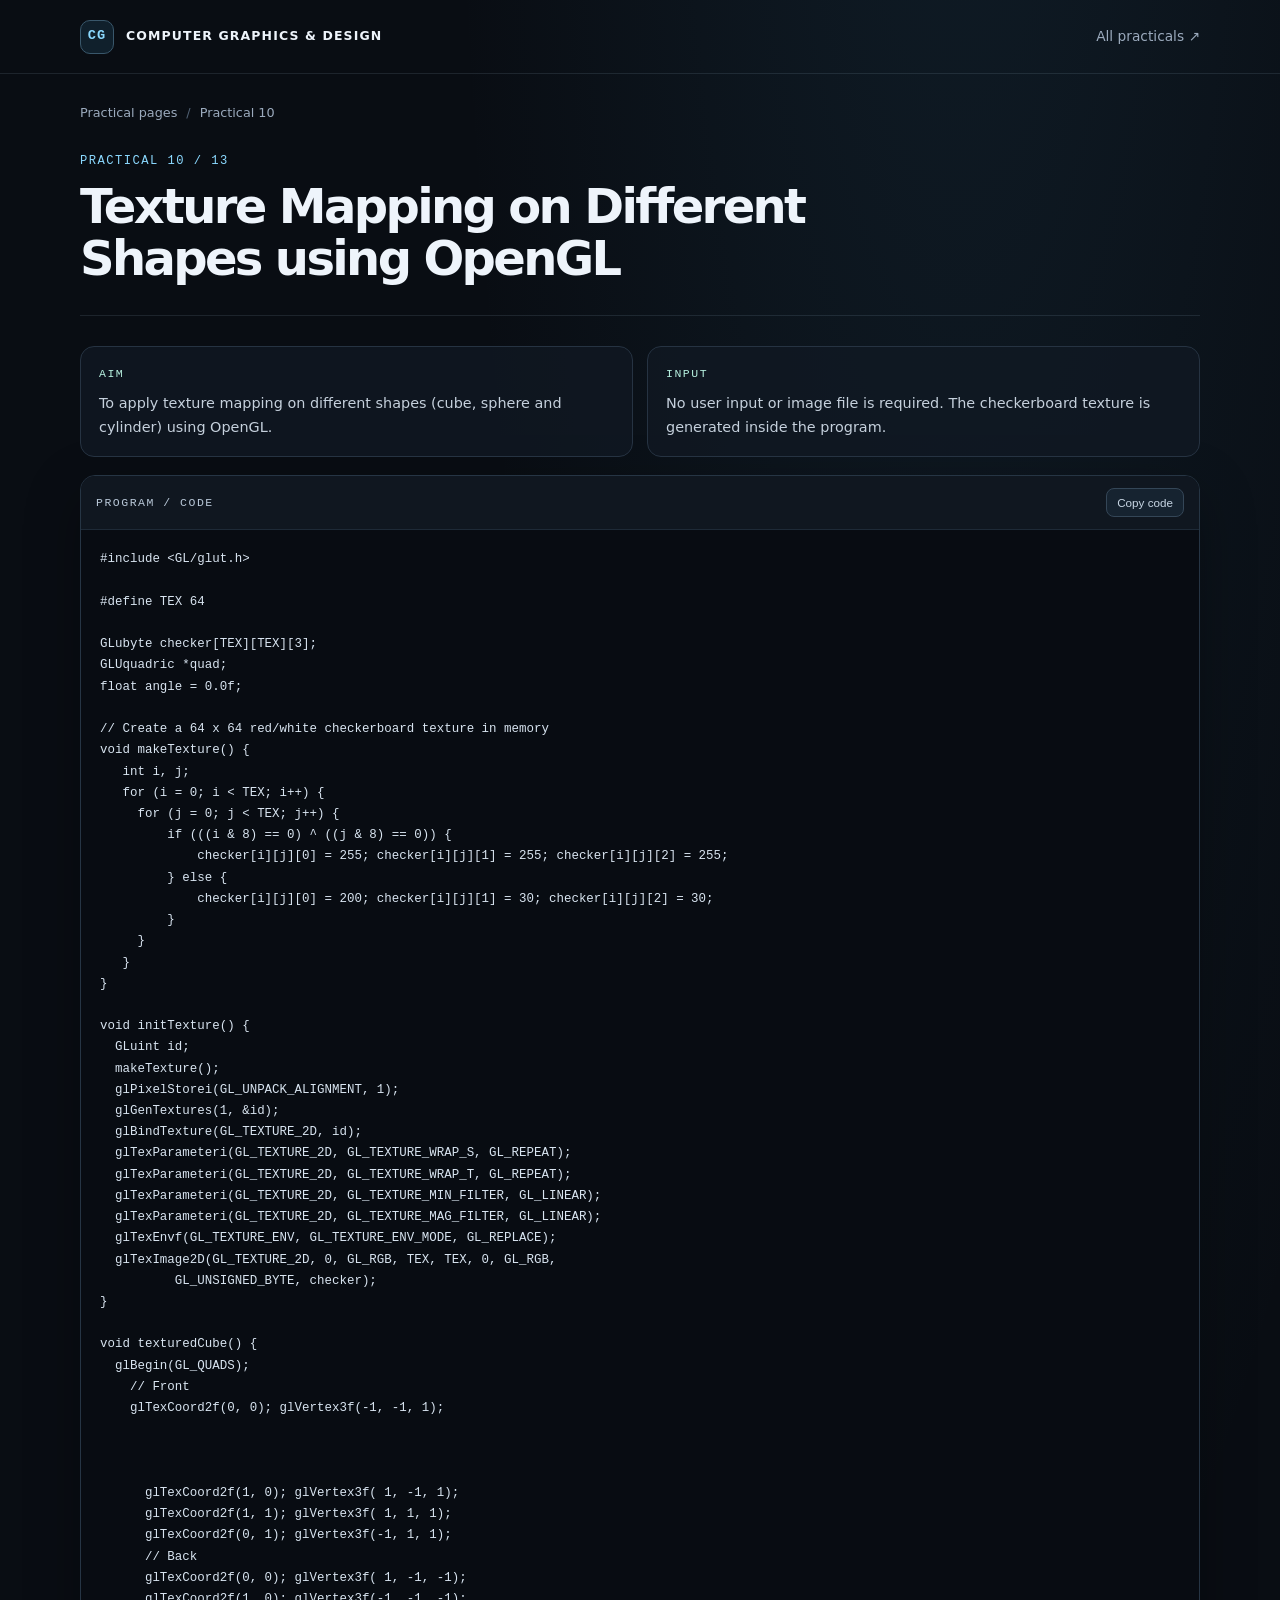
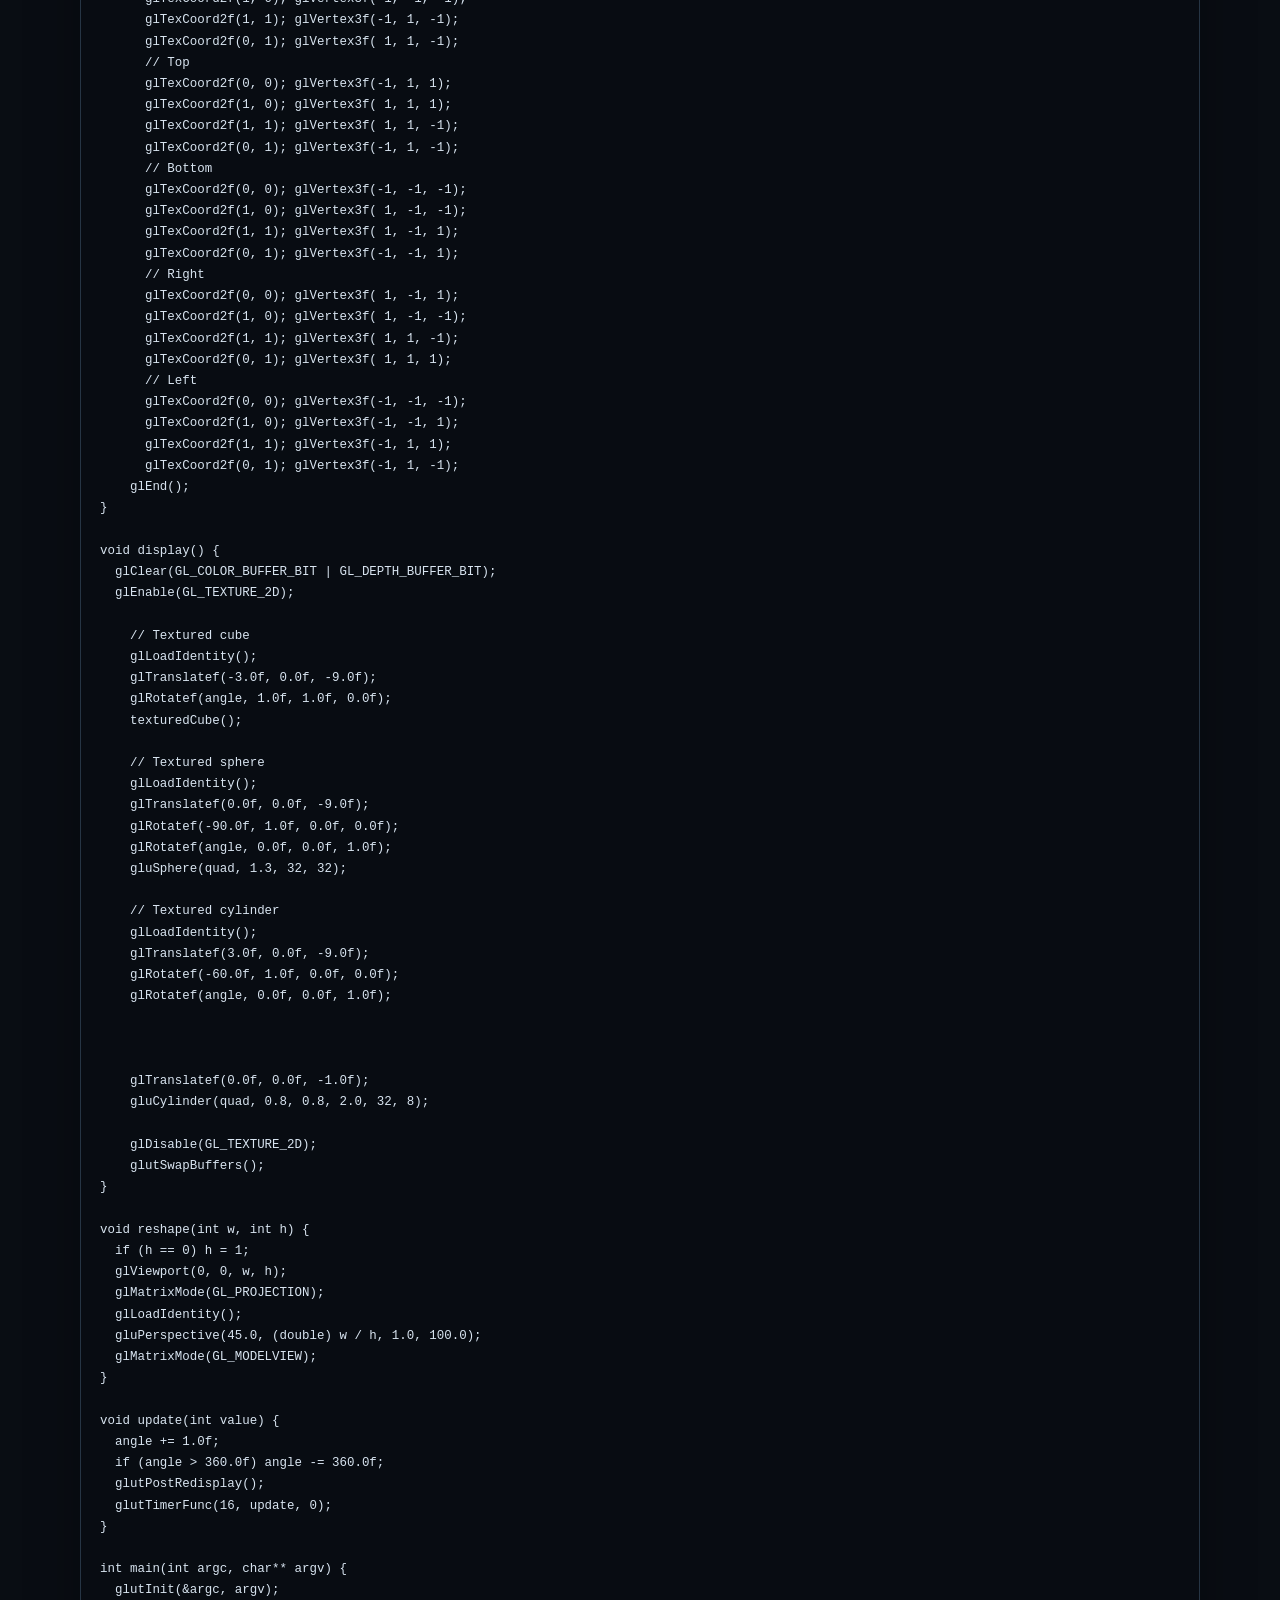
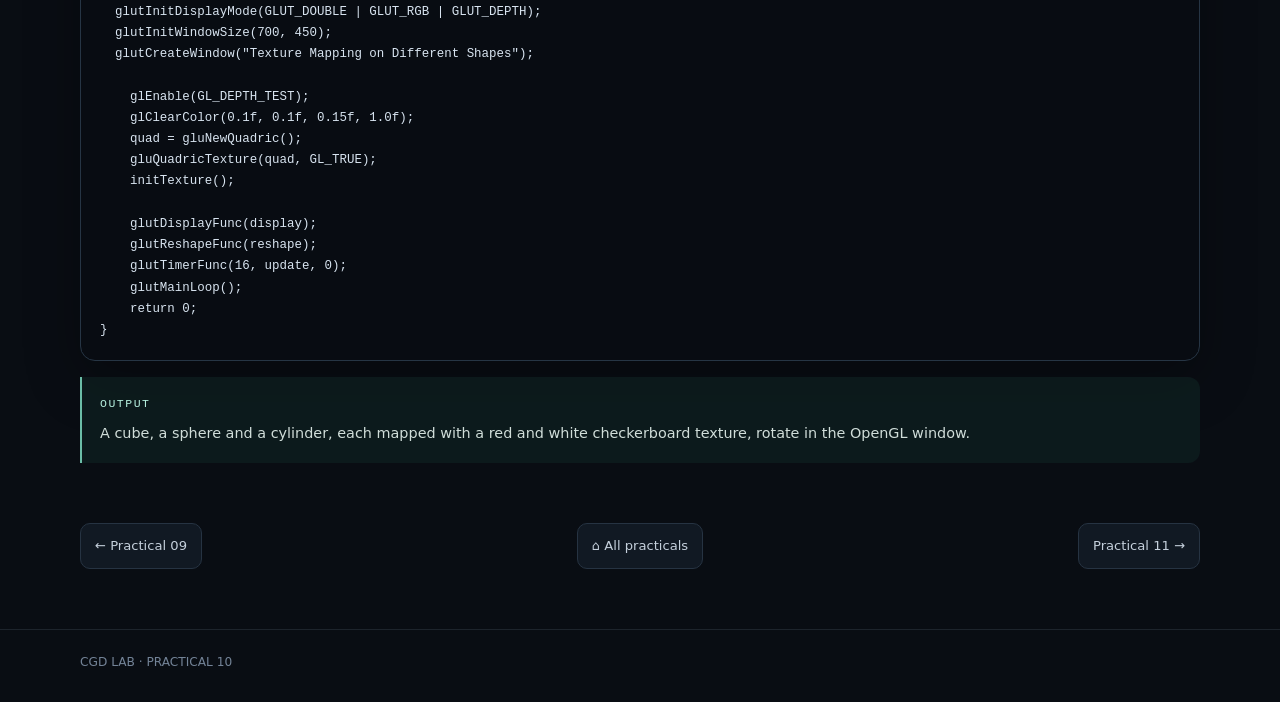
<file: practicals/practical-10.html>
<!doctype html>
<html lang="en">
<head>
  <meta charset="utf-8">
  <meta name="viewport" content="width=device-width, initial-scale=1">
  <meta name="theme-color" content="#090d13">
  <meta name="description" content="Computer Graphics and Design lab practicals.">
  <title>Practical 10 | CGD Practicals</title>
  <link rel="stylesheet" href="../assets/styles.css">
  <script defer src="../assets/site.js"></script>
</head>
<body>
  <header class="topbar"><div class="shell topbar-inner">
    <a class="brand" href="../index.html"><span class="brand-mark">CG</span><span>COMPUTER GRAPHICS &amp; DESIGN</span></a>
    <a class="toplink" href="../index.html">All practicals ↗</a>
  </div></header>
  <main class="shell">
      <div class="crumbs"><a href="../index.html">Practical pages</a><span class="sep">/</span><span>Practical 10</span></div>
      <section class="detail-hero">
        <div class="detail-kicker">PRACTICAL 10 / 13</div>
        <h1>Texture Mapping on Different Shapes using OpenGL</h1>
        
      </section>
      <section class="part" id="part-1">
          
          <div class="info-grid">
            <article class="info-panel"><h3>Aim</h3><p>To apply texture mapping on different shapes (cube, sphere and cylinder) using OpenGL.</p></article>
            <article class="info-panel"><h3>Input</h3><p>No user input or image file is required. The checkerboard texture is generated inside the program.</p></article>
          </div>
          <div class="code-panel">
            <div class="code-head"><h3>Program / Code</h3><button class="copy-btn" type="button" data-copy="code-10-1">Copy code</button></div>
            <pre id="code-10-1"><code>#include &lt;GL/glut.h&gt;

#define TEX 64

GLubyte checker[TEX][TEX][3];
GLUquadric *quad;
float angle = 0.0f;

// Create a 64 x 64 red/white checkerboard texture in memory
void makeTexture() {
   int i, j;
   for (i = 0; i &lt; TEX; i++) {
     for (j = 0; j &lt; TEX; j++) {
         if (((i &amp; 8) == 0) ^ ((j &amp; 8) == 0)) {
             checker[i][j][0] = 255; checker[i][j][1] = 255; checker[i][j][2] = 255;
         } else {
             checker[i][j][0] = 200; checker[i][j][1] = 30; checker[i][j][2] = 30;
         }
     }
   }
}

void initTexture() {
  GLuint id;
  makeTexture();
  glPixelStorei(GL_UNPACK_ALIGNMENT, 1);
  glGenTextures(1, &amp;id);
  glBindTexture(GL_TEXTURE_2D, id);
  glTexParameteri(GL_TEXTURE_2D, GL_TEXTURE_WRAP_S, GL_REPEAT);
  glTexParameteri(GL_TEXTURE_2D, GL_TEXTURE_WRAP_T, GL_REPEAT);
  glTexParameteri(GL_TEXTURE_2D, GL_TEXTURE_MIN_FILTER, GL_LINEAR);
  glTexParameteri(GL_TEXTURE_2D, GL_TEXTURE_MAG_FILTER, GL_LINEAR);
  glTexEnvf(GL_TEXTURE_ENV, GL_TEXTURE_ENV_MODE, GL_REPLACE);
  glTexImage2D(GL_TEXTURE_2D, 0, GL_RGB, TEX, TEX, 0, GL_RGB,
          GL_UNSIGNED_BYTE, checker);
}

void texturedCube() {
  glBegin(GL_QUADS);
    // Front
    glTexCoord2f(0, 0); glVertex3f(-1, -1, 1);



      glTexCoord2f(1, 0); glVertex3f( 1, -1, 1);
      glTexCoord2f(1, 1); glVertex3f( 1, 1, 1);
      glTexCoord2f(0, 1); glVertex3f(-1, 1, 1);
      // Back
      glTexCoord2f(0, 0); glVertex3f( 1, -1, -1);
      glTexCoord2f(1, 0); glVertex3f(-1, -1, -1);
      glTexCoord2f(1, 1); glVertex3f(-1, 1, -1);
      glTexCoord2f(0, 1); glVertex3f( 1, 1, -1);
      // Top
      glTexCoord2f(0, 0); glVertex3f(-1, 1, 1);
      glTexCoord2f(1, 0); glVertex3f( 1, 1, 1);
      glTexCoord2f(1, 1); glVertex3f( 1, 1, -1);
      glTexCoord2f(0, 1); glVertex3f(-1, 1, -1);
      // Bottom
      glTexCoord2f(0, 0); glVertex3f(-1, -1, -1);
      glTexCoord2f(1, 0); glVertex3f( 1, -1, -1);
      glTexCoord2f(1, 1); glVertex3f( 1, -1, 1);
      glTexCoord2f(0, 1); glVertex3f(-1, -1, 1);
      // Right
      glTexCoord2f(0, 0); glVertex3f( 1, -1, 1);
      glTexCoord2f(1, 0); glVertex3f( 1, -1, -1);
      glTexCoord2f(1, 1); glVertex3f( 1, 1, -1);
      glTexCoord2f(0, 1); glVertex3f( 1, 1, 1);
      // Left
      glTexCoord2f(0, 0); glVertex3f(-1, -1, -1);
      glTexCoord2f(1, 0); glVertex3f(-1, -1, 1);
      glTexCoord2f(1, 1); glVertex3f(-1, 1, 1);
      glTexCoord2f(0, 1); glVertex3f(-1, 1, -1);
    glEnd();
}

void display() {
  glClear(GL_COLOR_BUFFER_BIT | GL_DEPTH_BUFFER_BIT);
  glEnable(GL_TEXTURE_2D);

    // Textured cube
    glLoadIdentity();
    glTranslatef(-3.0f, 0.0f, -9.0f);
    glRotatef(angle, 1.0f, 1.0f, 0.0f);
    texturedCube();

    // Textured sphere
    glLoadIdentity();
    glTranslatef(0.0f, 0.0f, -9.0f);
    glRotatef(-90.0f, 1.0f, 0.0f, 0.0f);
    glRotatef(angle, 0.0f, 0.0f, 1.0f);
    gluSphere(quad, 1.3, 32, 32);

    // Textured cylinder
    glLoadIdentity();
    glTranslatef(3.0f, 0.0f, -9.0f);
    glRotatef(-60.0f, 1.0f, 0.0f, 0.0f);
    glRotatef(angle, 0.0f, 0.0f, 1.0f);



    glTranslatef(0.0f, 0.0f, -1.0f);
    gluCylinder(quad, 0.8, 0.8, 2.0, 32, 8);

    glDisable(GL_TEXTURE_2D);
    glutSwapBuffers();
}

void reshape(int w, int h) {
  if (h == 0) h = 1;
  glViewport(0, 0, w, h);
  glMatrixMode(GL_PROJECTION);
  glLoadIdentity();
  gluPerspective(45.0, (double) w / h, 1.0, 100.0);
  glMatrixMode(GL_MODELVIEW);
}

void update(int value) {
  angle += 1.0f;
  if (angle &gt; 360.0f) angle -= 360.0f;
  glutPostRedisplay();
  glutTimerFunc(16, update, 0);
}

int main(int argc, char** argv) {
  glutInit(&amp;argc, argv);
  glutInitDisplayMode(GLUT_DOUBLE | GLUT_RGB | GLUT_DEPTH);
  glutInitWindowSize(700, 450);
  glutCreateWindow(&quot;Texture Mapping on Different Shapes&quot;);

    glEnable(GL_DEPTH_TEST);
    glClearColor(0.1f, 0.1f, 0.15f, 1.0f);
    quad = gluNewQuadric();
    gluQuadricTexture(quad, GL_TRUE);
    initTexture();

    glutDisplayFunc(display);
    glutReshapeFunc(reshape);
    glutTimerFunc(16, update, 0);
    glutMainLoop();
    return 0;
}</code></pre>
          </div>
          <div class="output-panel"><h3>Output</h3><p>A cube, a sphere and a cylinder, each mapped with a red and white checkerboard texture, rotate in the OpenGL window.</p></div>
        </section>
      <nav class="page-nav" aria-label="Previous and next practical"><a class="nav-btn" href="practical-09.html">← Practical 09</a><a class="nav-btn" href="../index.html">⌂ All practicals</a><a class="nav-btn" href="practical-11.html">Practical 11 →</a></nav>
    </main>
    <footer class="footer"><div class="shell">CGD LAB · PRACTICAL 10</div></footer>
</body>
</html>
</file>
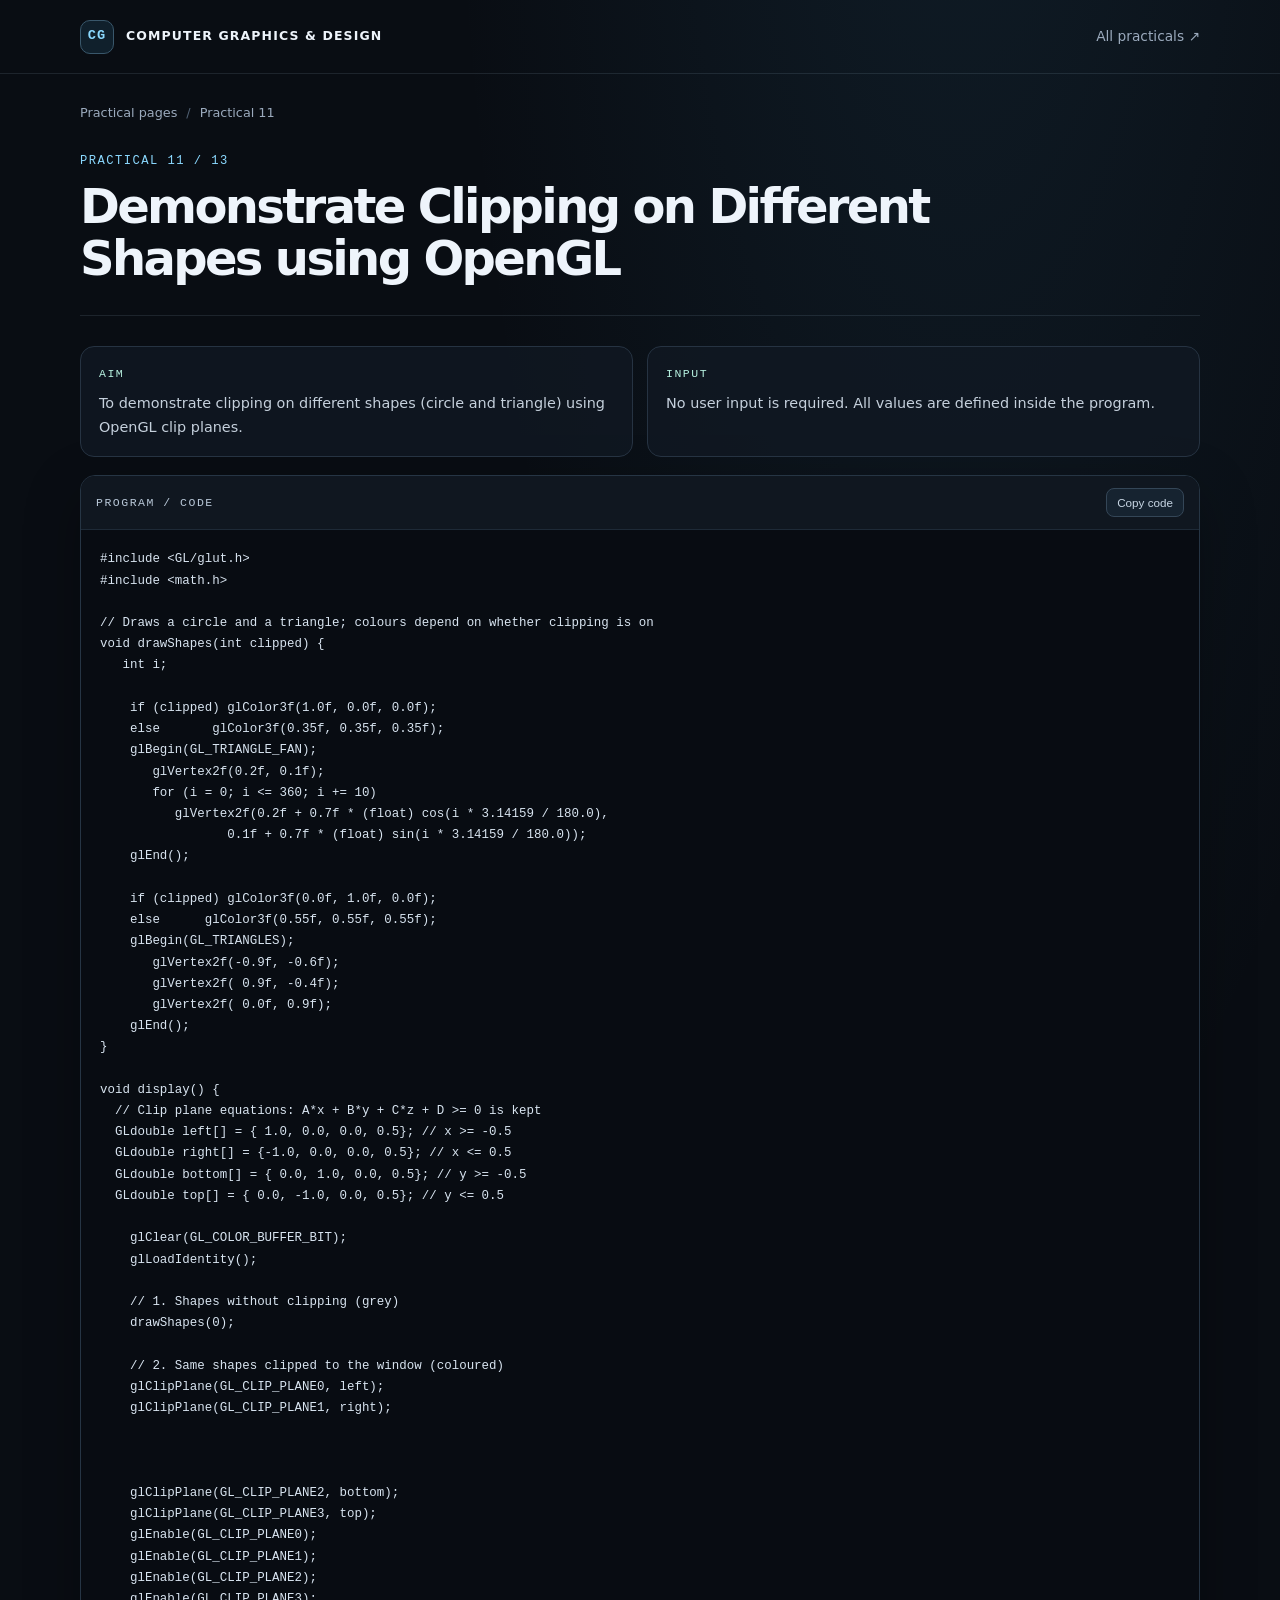
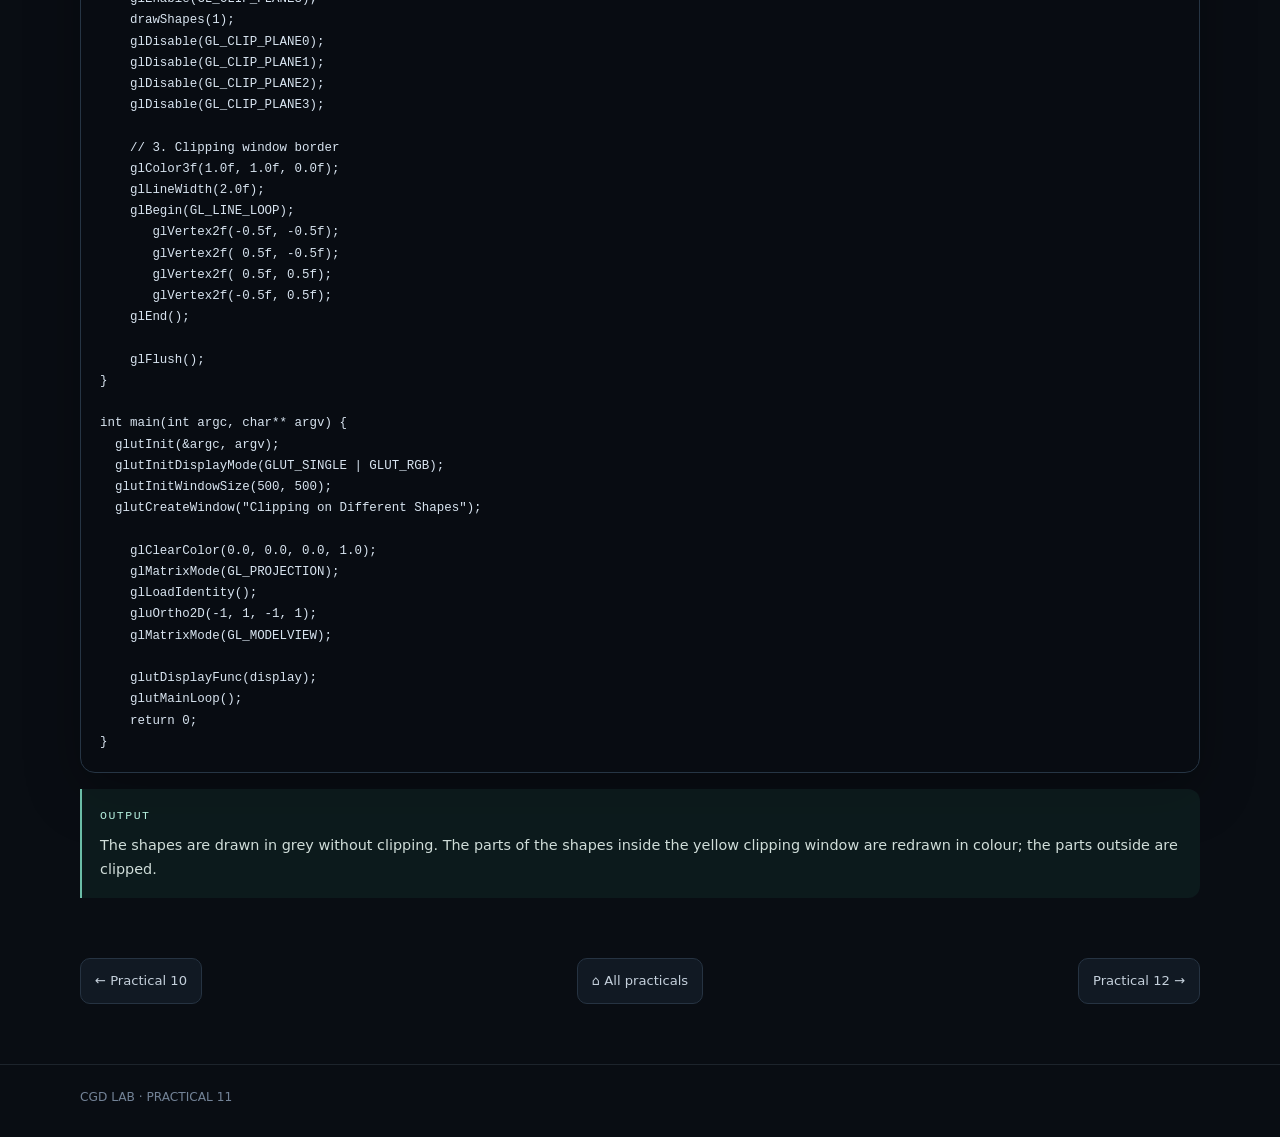
<file: practicals/practical-11.html>
<!doctype html>
<html lang="en">
<head>
  <meta charset="utf-8">
  <meta name="viewport" content="width=device-width, initial-scale=1">
  <meta name="theme-color" content="#090d13">
  <meta name="description" content="Computer Graphics and Design lab practicals.">
  <title>Practical 11 | CGD Practicals</title>
  <link rel="stylesheet" href="../assets/styles.css">
  <script defer src="../assets/site.js"></script>
</head>
<body>
  <header class="topbar"><div class="shell topbar-inner">
    <a class="brand" href="../index.html"><span class="brand-mark">CG</span><span>COMPUTER GRAPHICS &amp; DESIGN</span></a>
    <a class="toplink" href="../index.html">All practicals ↗</a>
  </div></header>
  <main class="shell">
      <div class="crumbs"><a href="../index.html">Practical pages</a><span class="sep">/</span><span>Practical 11</span></div>
      <section class="detail-hero">
        <div class="detail-kicker">PRACTICAL 11 / 13</div>
        <h1>Demonstrate Clipping on Different Shapes using OpenGL</h1>
        
      </section>
      <section class="part" id="part-1">
          
          <div class="info-grid">
            <article class="info-panel"><h3>Aim</h3><p>To demonstrate clipping on different shapes (circle and triangle) using OpenGL clip planes.</p></article>
            <article class="info-panel"><h3>Input</h3><p>No user input is required. All values are defined inside the program.</p></article>
          </div>
          <div class="code-panel">
            <div class="code-head"><h3>Program / Code</h3><button class="copy-btn" type="button" data-copy="code-11-1">Copy code</button></div>
            <pre id="code-11-1"><code>#include &lt;GL/glut.h&gt;
#include &lt;math.h&gt;

// Draws a circle and a triangle; colours depend on whether clipping is on
void drawShapes(int clipped) {
   int i;

    if (clipped) glColor3f(1.0f, 0.0f, 0.0f);
    else       glColor3f(0.35f, 0.35f, 0.35f);
    glBegin(GL_TRIANGLE_FAN);
       glVertex2f(0.2f, 0.1f);
       for (i = 0; i &lt;= 360; i += 10)
          glVertex2f(0.2f + 0.7f * (float) cos(i * 3.14159 / 180.0),
                 0.1f + 0.7f * (float) sin(i * 3.14159 / 180.0));
    glEnd();

    if (clipped) glColor3f(0.0f, 1.0f, 0.0f);
    else      glColor3f(0.55f, 0.55f, 0.55f);
    glBegin(GL_TRIANGLES);
       glVertex2f(-0.9f, -0.6f);
       glVertex2f( 0.9f, -0.4f);
       glVertex2f( 0.0f, 0.9f);
    glEnd();
}

void display() {
  // Clip plane equations: A*x + B*y + C*z + D &gt;= 0 is kept
  GLdouble left[] = { 1.0, 0.0, 0.0, 0.5}; // x &gt;= -0.5
  GLdouble right[] = {-1.0, 0.0, 0.0, 0.5}; // x &lt;= 0.5
  GLdouble bottom[] = { 0.0, 1.0, 0.0, 0.5}; // y &gt;= -0.5
  GLdouble top[] = { 0.0, -1.0, 0.0, 0.5}; // y &lt;= 0.5

    glClear(GL_COLOR_BUFFER_BIT);
    glLoadIdentity();

    // 1. Shapes without clipping (grey)
    drawShapes(0);

    // 2. Same shapes clipped to the window (coloured)
    glClipPlane(GL_CLIP_PLANE0, left);
    glClipPlane(GL_CLIP_PLANE1, right);



    glClipPlane(GL_CLIP_PLANE2, bottom);
    glClipPlane(GL_CLIP_PLANE3, top);
    glEnable(GL_CLIP_PLANE0);
    glEnable(GL_CLIP_PLANE1);
    glEnable(GL_CLIP_PLANE2);
    glEnable(GL_CLIP_PLANE3);
    drawShapes(1);
    glDisable(GL_CLIP_PLANE0);
    glDisable(GL_CLIP_PLANE1);
    glDisable(GL_CLIP_PLANE2);
    glDisable(GL_CLIP_PLANE3);

    // 3. Clipping window border
    glColor3f(1.0f, 1.0f, 0.0f);
    glLineWidth(2.0f);
    glBegin(GL_LINE_LOOP);
       glVertex2f(-0.5f, -0.5f);
       glVertex2f( 0.5f, -0.5f);
       glVertex2f( 0.5f, 0.5f);
       glVertex2f(-0.5f, 0.5f);
    glEnd();

    glFlush();
}

int main(int argc, char** argv) {
  glutInit(&amp;argc, argv);
  glutInitDisplayMode(GLUT_SINGLE | GLUT_RGB);
  glutInitWindowSize(500, 500);
  glutCreateWindow(&quot;Clipping on Different Shapes&quot;);

    glClearColor(0.0, 0.0, 0.0, 1.0);
    glMatrixMode(GL_PROJECTION);
    glLoadIdentity();
    gluOrtho2D(-1, 1, -1, 1);
    glMatrixMode(GL_MODELVIEW);

    glutDisplayFunc(display);
    glutMainLoop();
    return 0;
}</code></pre>
          </div>
          <div class="output-panel"><h3>Output</h3><p>The shapes are drawn in grey without clipping. The parts of the shapes inside the yellow clipping window are redrawn in colour; the parts outside are clipped.</p></div>
        </section>
      <nav class="page-nav" aria-label="Previous and next practical"><a class="nav-btn" href="practical-10.html">← Practical 10</a><a class="nav-btn" href="../index.html">⌂ All practicals</a><a class="nav-btn" href="practical-12.html">Practical 12 →</a></nav>
    </main>
    <footer class="footer"><div class="shell">CGD LAB · PRACTICAL 11</div></footer>
</body>
</html>
</file>
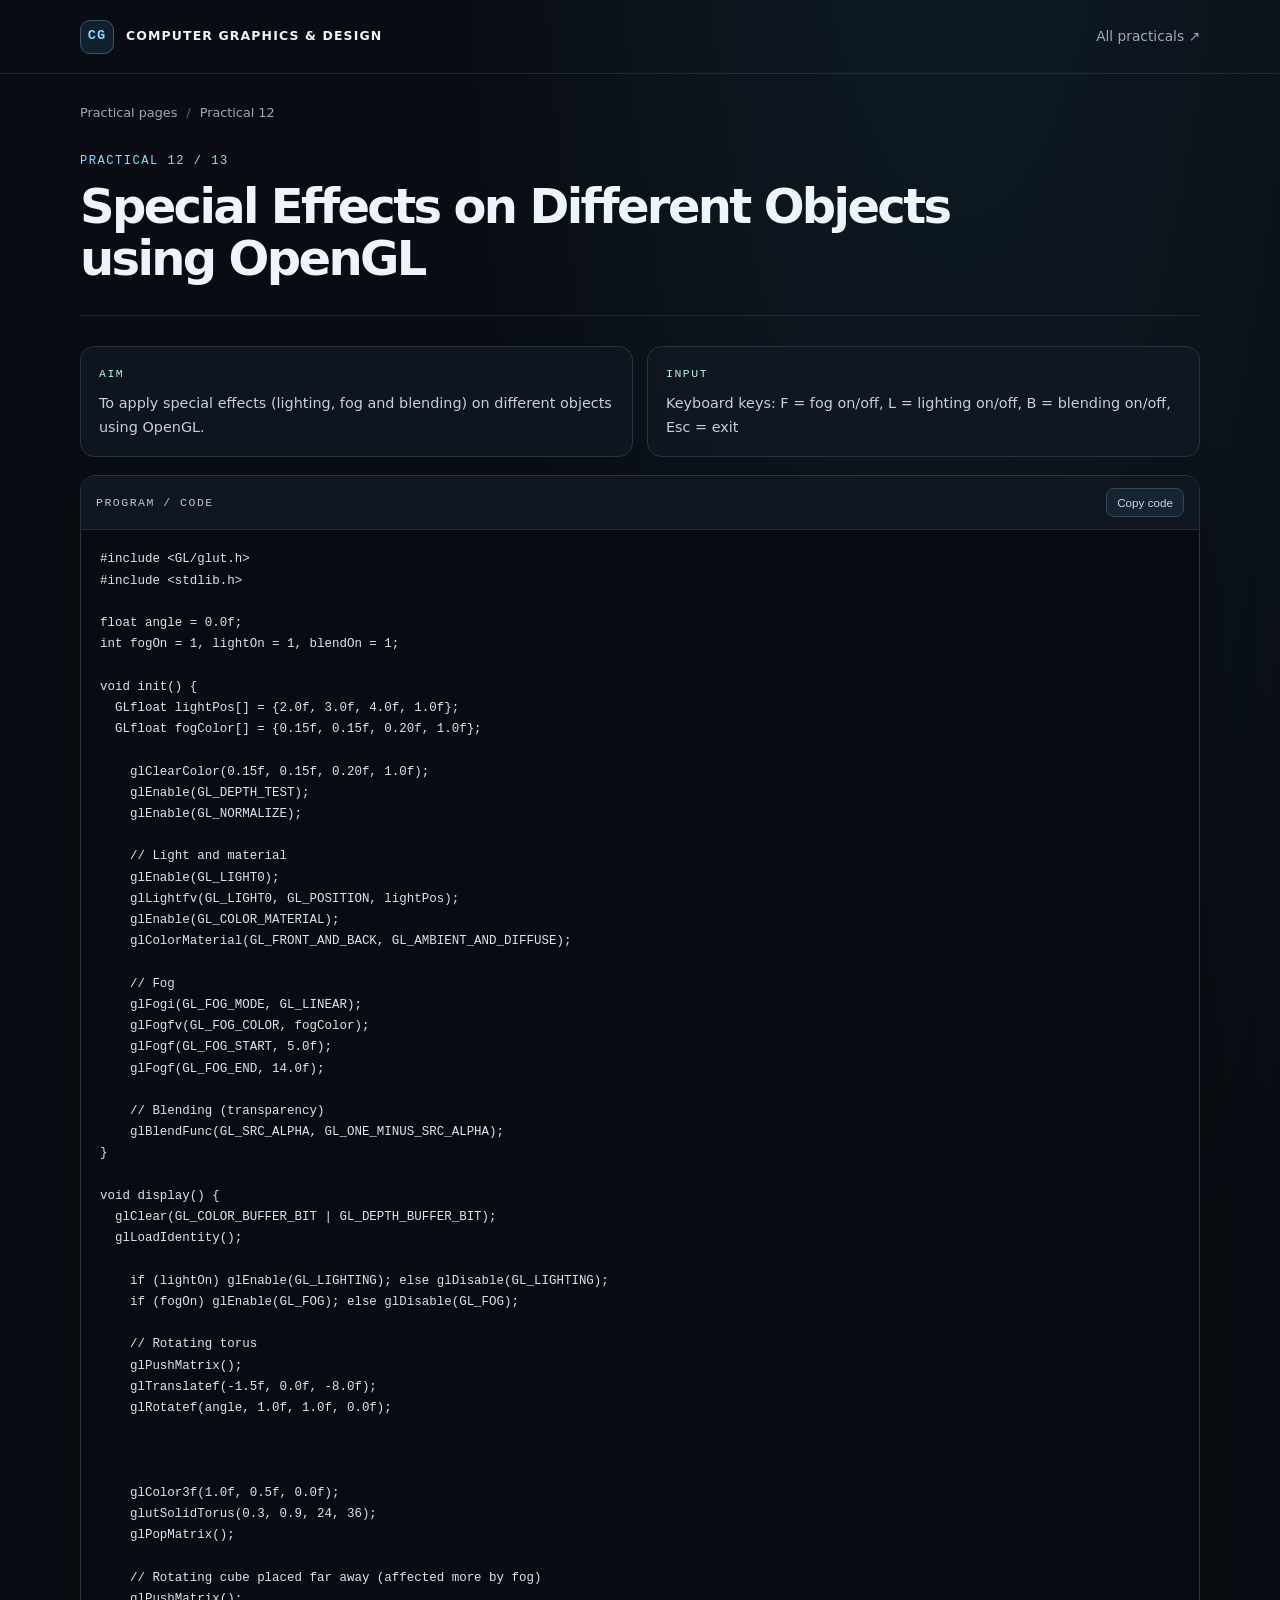
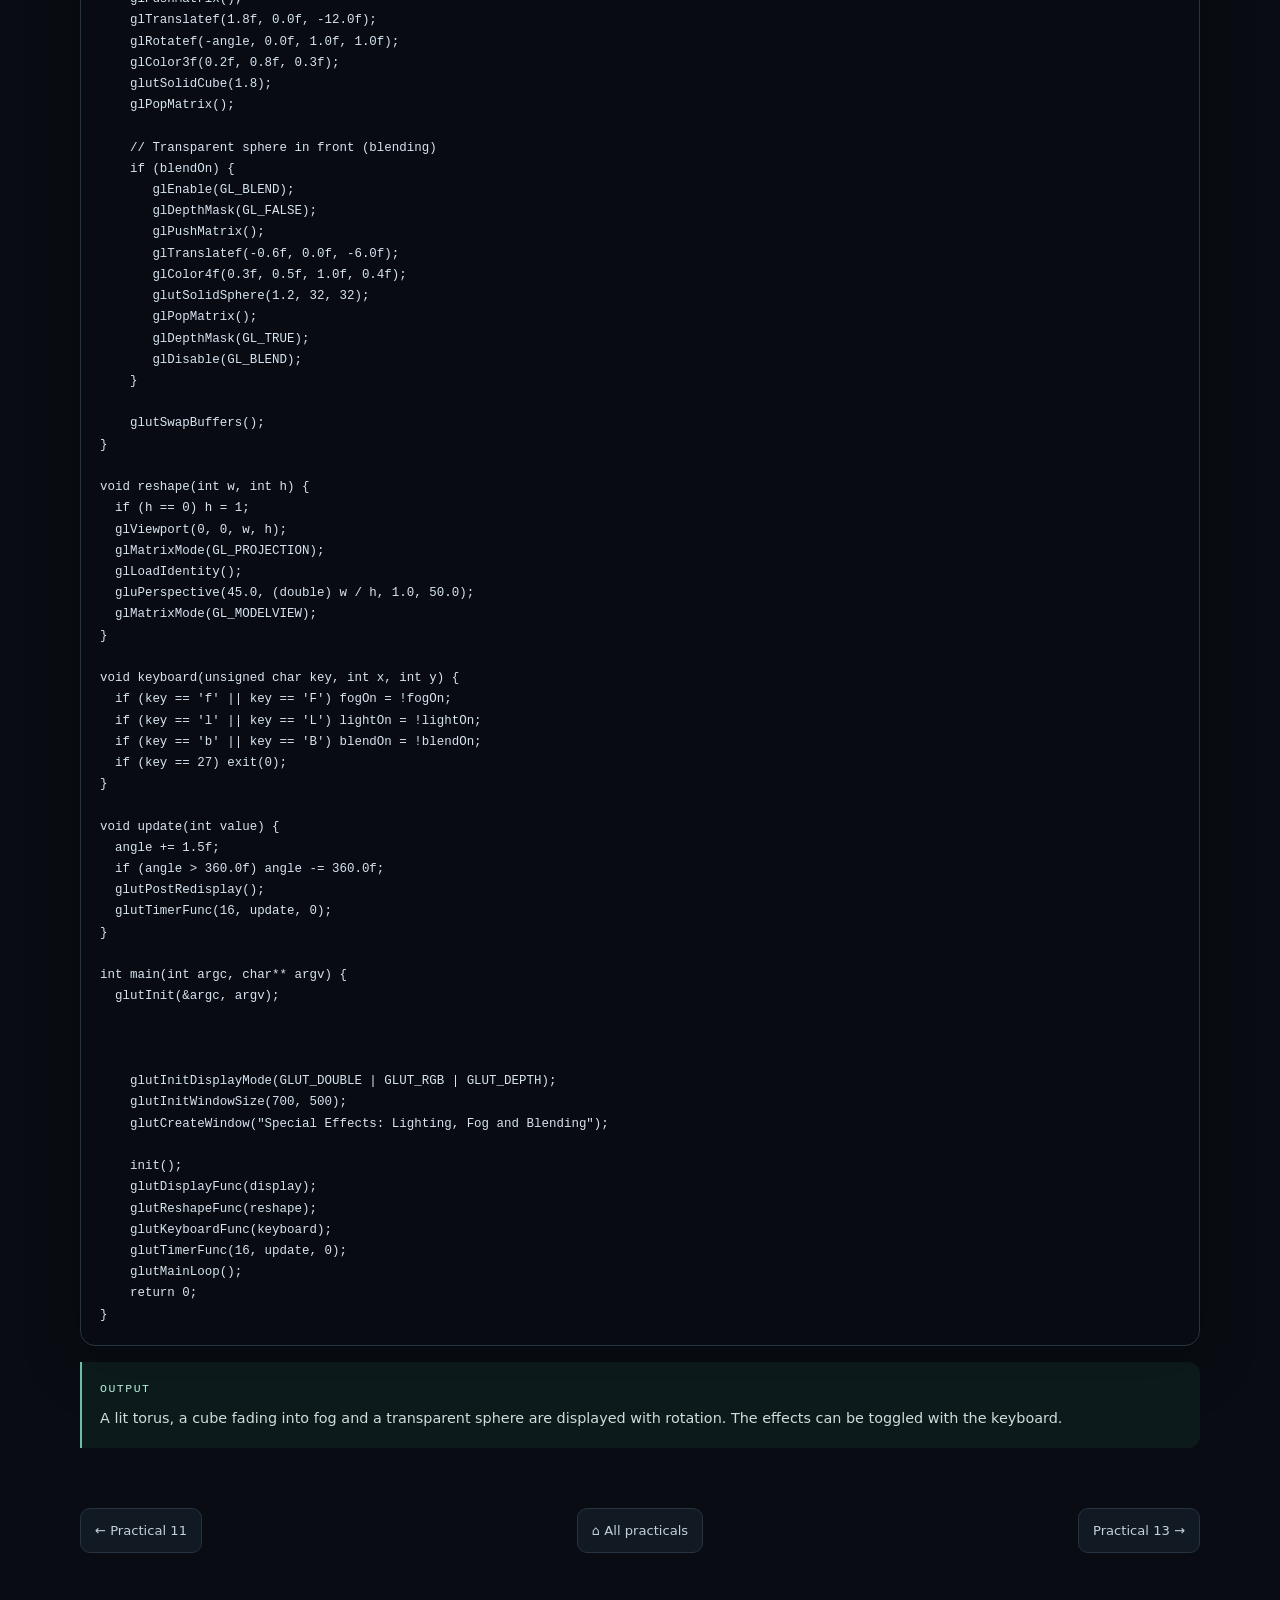
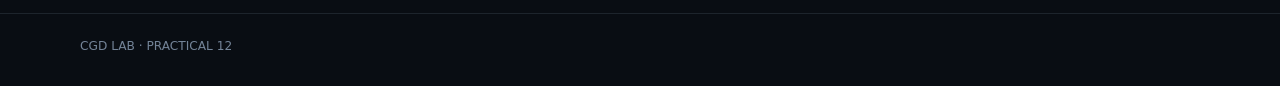
<file: practicals/practical-12.html>
<!doctype html>
<html lang="en">
<head>
  <meta charset="utf-8">
  <meta name="viewport" content="width=device-width, initial-scale=1">
  <meta name="theme-color" content="#090d13">
  <meta name="description" content="Computer Graphics and Design lab practicals.">
  <title>Practical 12 | CGD Practicals</title>
  <link rel="stylesheet" href="../assets/styles.css">
  <script defer src="../assets/site.js"></script>
</head>
<body>
  <header class="topbar"><div class="shell topbar-inner">
    <a class="brand" href="../index.html"><span class="brand-mark">CG</span><span>COMPUTER GRAPHICS &amp; DESIGN</span></a>
    <a class="toplink" href="../index.html">All practicals ↗</a>
  </div></header>
  <main class="shell">
      <div class="crumbs"><a href="../index.html">Practical pages</a><span class="sep">/</span><span>Practical 12</span></div>
      <section class="detail-hero">
        <div class="detail-kicker">PRACTICAL 12 / 13</div>
        <h1>Special Effects on Different Objects using OpenGL</h1>
        
      </section>
      <section class="part" id="part-1">
          
          <div class="info-grid">
            <article class="info-panel"><h3>Aim</h3><p>To apply special effects (lighting, fog and blending) on different objects using OpenGL.</p></article>
            <article class="info-panel"><h3>Input</h3><p>Keyboard keys: F = fog on/off, L = lighting on/off, B = blending on/off, Esc = exit</p></article>
          </div>
          <div class="code-panel">
            <div class="code-head"><h3>Program / Code</h3><button class="copy-btn" type="button" data-copy="code-12-1">Copy code</button></div>
            <pre id="code-12-1"><code>#include &lt;GL/glut.h&gt;
#include &lt;stdlib.h&gt;

float angle = 0.0f;
int fogOn = 1, lightOn = 1, blendOn = 1;

void init() {
  GLfloat lightPos[] = {2.0f, 3.0f, 4.0f, 1.0f};
  GLfloat fogColor[] = {0.15f, 0.15f, 0.20f, 1.0f};

    glClearColor(0.15f, 0.15f, 0.20f, 1.0f);
    glEnable(GL_DEPTH_TEST);
    glEnable(GL_NORMALIZE);

    // Light and material
    glEnable(GL_LIGHT0);
    glLightfv(GL_LIGHT0, GL_POSITION, lightPos);
    glEnable(GL_COLOR_MATERIAL);
    glColorMaterial(GL_FRONT_AND_BACK, GL_AMBIENT_AND_DIFFUSE);

    // Fog
    glFogi(GL_FOG_MODE, GL_LINEAR);
    glFogfv(GL_FOG_COLOR, fogColor);
    glFogf(GL_FOG_START, 5.0f);
    glFogf(GL_FOG_END, 14.0f);

    // Blending (transparency)
    glBlendFunc(GL_SRC_ALPHA, GL_ONE_MINUS_SRC_ALPHA);
}

void display() {
  glClear(GL_COLOR_BUFFER_BIT | GL_DEPTH_BUFFER_BIT);
  glLoadIdentity();

    if (lightOn) glEnable(GL_LIGHTING); else glDisable(GL_LIGHTING);
    if (fogOn) glEnable(GL_FOG); else glDisable(GL_FOG);

    // Rotating torus
    glPushMatrix();
    glTranslatef(-1.5f, 0.0f, -8.0f);
    glRotatef(angle, 1.0f, 1.0f, 0.0f);



    glColor3f(1.0f, 0.5f, 0.0f);
    glutSolidTorus(0.3, 0.9, 24, 36);
    glPopMatrix();

    // Rotating cube placed far away (affected more by fog)
    glPushMatrix();
    glTranslatef(1.8f, 0.0f, -12.0f);
    glRotatef(-angle, 0.0f, 1.0f, 1.0f);
    glColor3f(0.2f, 0.8f, 0.3f);
    glutSolidCube(1.8);
    glPopMatrix();

    // Transparent sphere in front (blending)
    if (blendOn) {
       glEnable(GL_BLEND);
       glDepthMask(GL_FALSE);
       glPushMatrix();
       glTranslatef(-0.6f, 0.0f, -6.0f);
       glColor4f(0.3f, 0.5f, 1.0f, 0.4f);
       glutSolidSphere(1.2, 32, 32);
       glPopMatrix();
       glDepthMask(GL_TRUE);
       glDisable(GL_BLEND);
    }

    glutSwapBuffers();
}

void reshape(int w, int h) {
  if (h == 0) h = 1;
  glViewport(0, 0, w, h);
  glMatrixMode(GL_PROJECTION);
  glLoadIdentity();
  gluPerspective(45.0, (double) w / h, 1.0, 50.0);
  glMatrixMode(GL_MODELVIEW);
}

void keyboard(unsigned char key, int x, int y) {
  if (key == &#x27;f&#x27; || key == &#x27;F&#x27;) fogOn = !fogOn;
  if (key == &#x27;l&#x27; || key == &#x27;L&#x27;) lightOn = !lightOn;
  if (key == &#x27;b&#x27; || key == &#x27;B&#x27;) blendOn = !blendOn;
  if (key == 27) exit(0);
}

void update(int value) {
  angle += 1.5f;
  if (angle &gt; 360.0f) angle -= 360.0f;
  glutPostRedisplay();
  glutTimerFunc(16, update, 0);
}

int main(int argc, char** argv) {
  glutInit(&amp;argc, argv);



    glutInitDisplayMode(GLUT_DOUBLE | GLUT_RGB | GLUT_DEPTH);
    glutInitWindowSize(700, 500);
    glutCreateWindow(&quot;Special Effects: Lighting, Fog and Blending&quot;);

    init();
    glutDisplayFunc(display);
    glutReshapeFunc(reshape);
    glutKeyboardFunc(keyboard);
    glutTimerFunc(16, update, 0);
    glutMainLoop();
    return 0;
}</code></pre>
          </div>
          <div class="output-panel"><h3>Output</h3><p>A lit torus, a cube fading into fog and a transparent sphere are displayed with rotation. The effects can be toggled with the keyboard.</p></div>
        </section>
      <nav class="page-nav" aria-label="Previous and next practical"><a class="nav-btn" href="practical-11.html">← Practical 11</a><a class="nav-btn" href="../index.html">⌂ All practicals</a><a class="nav-btn" href="practical-13.html">Practical 13 →</a></nav>
    </main>
    <footer class="footer"><div class="shell">CGD LAB · PRACTICAL 12</div></footer>
</body>
</html>
</file>
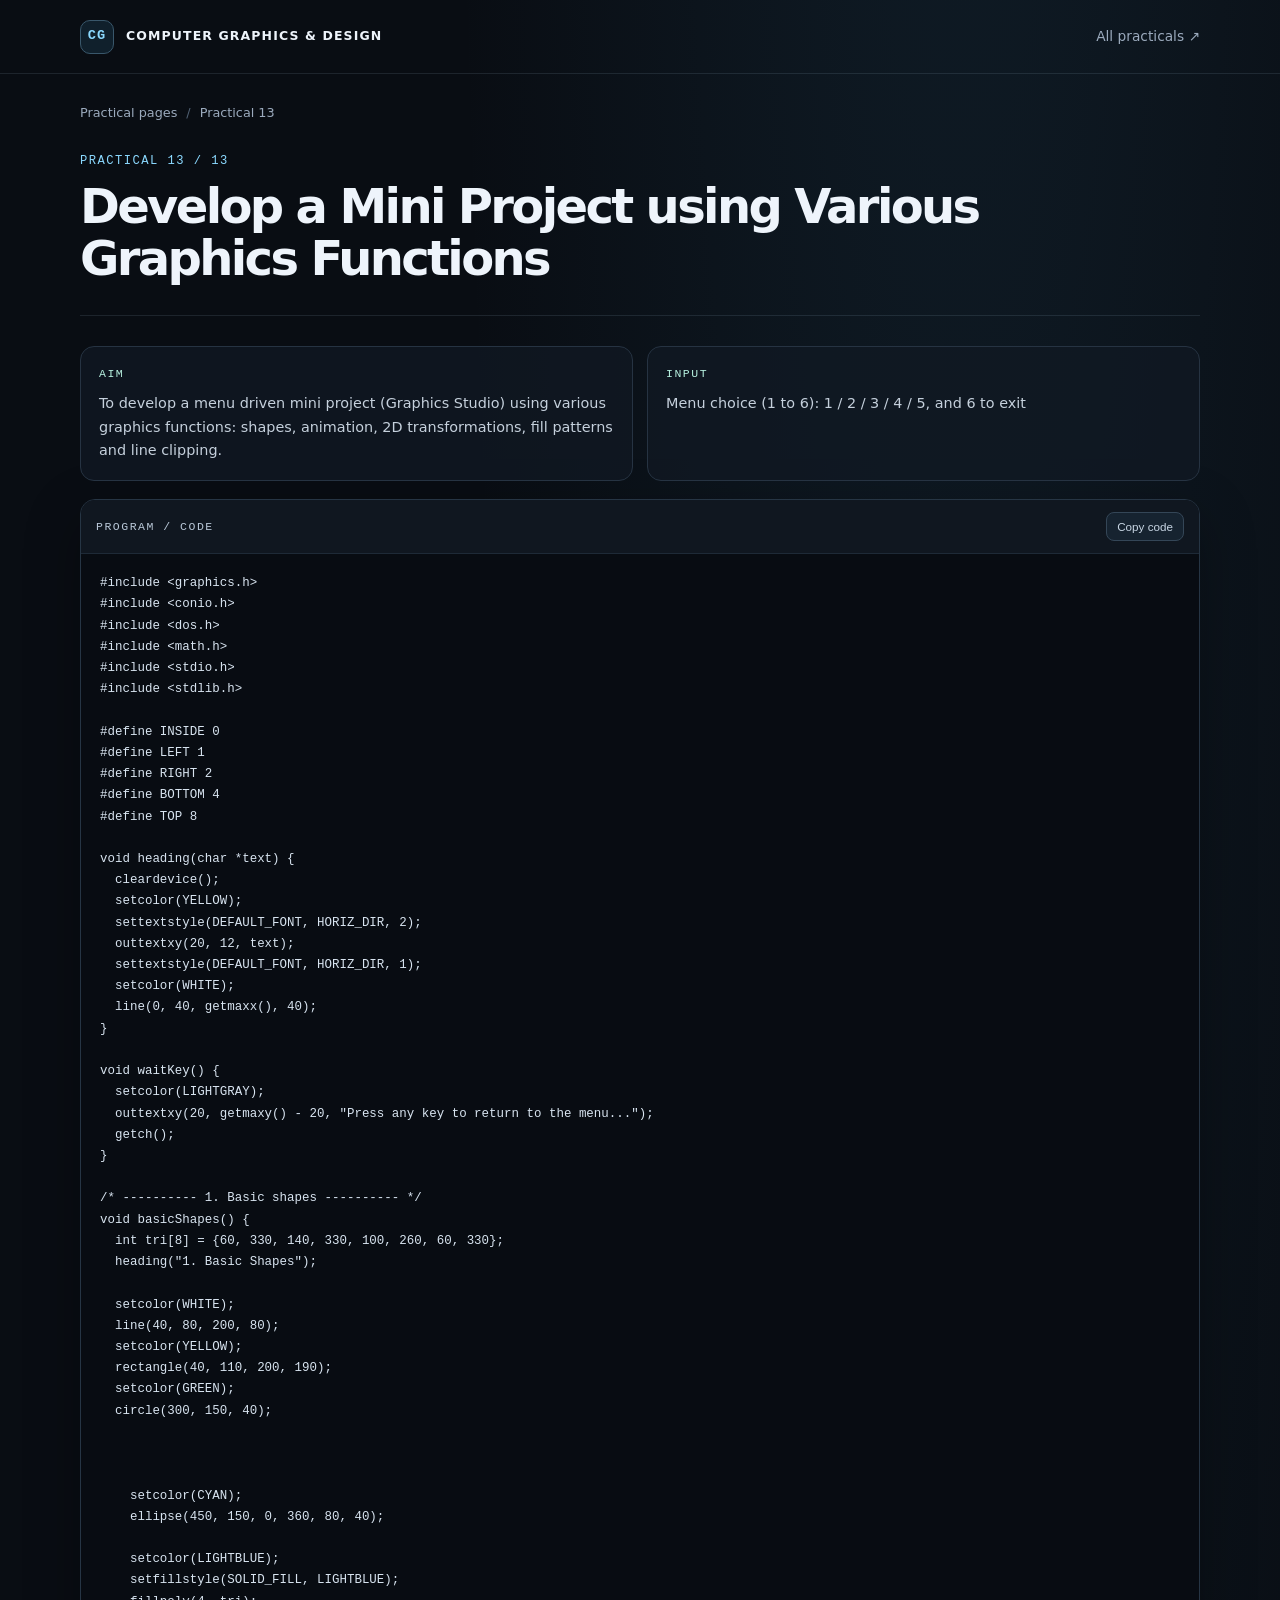
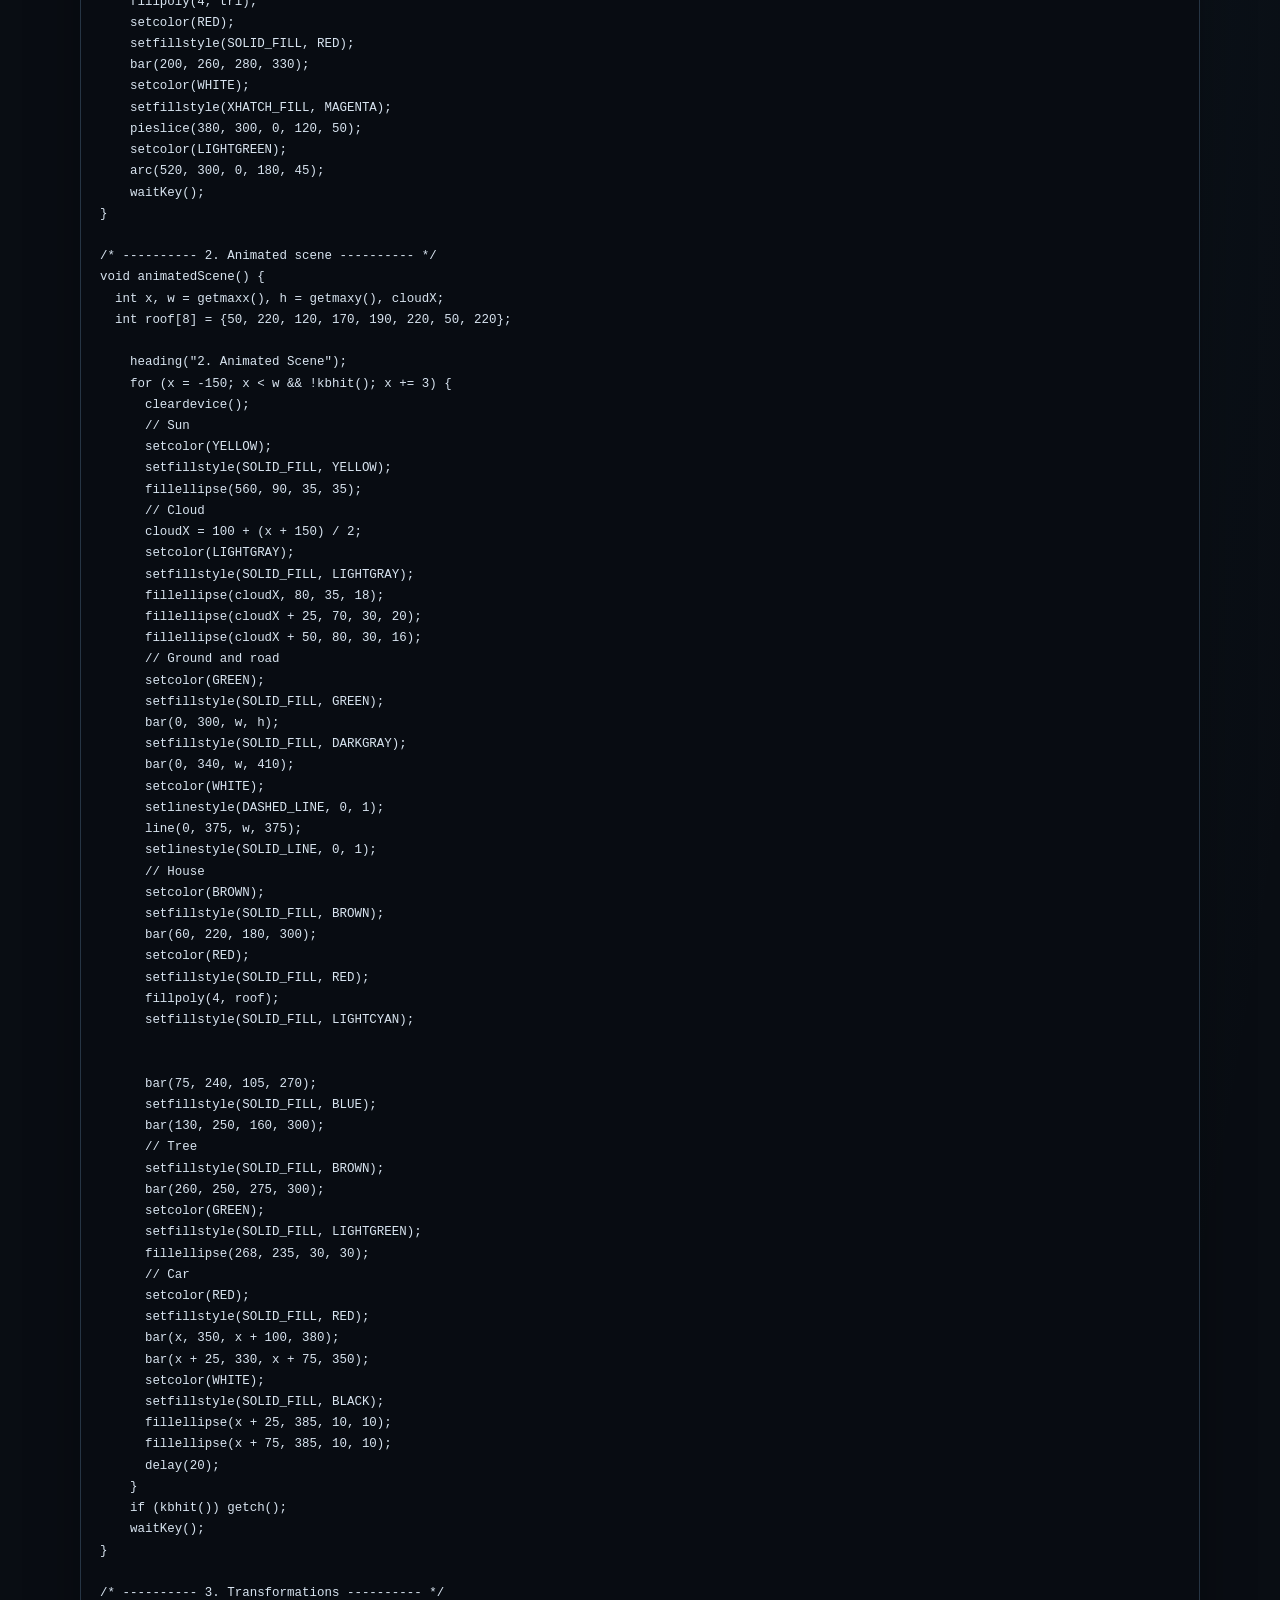
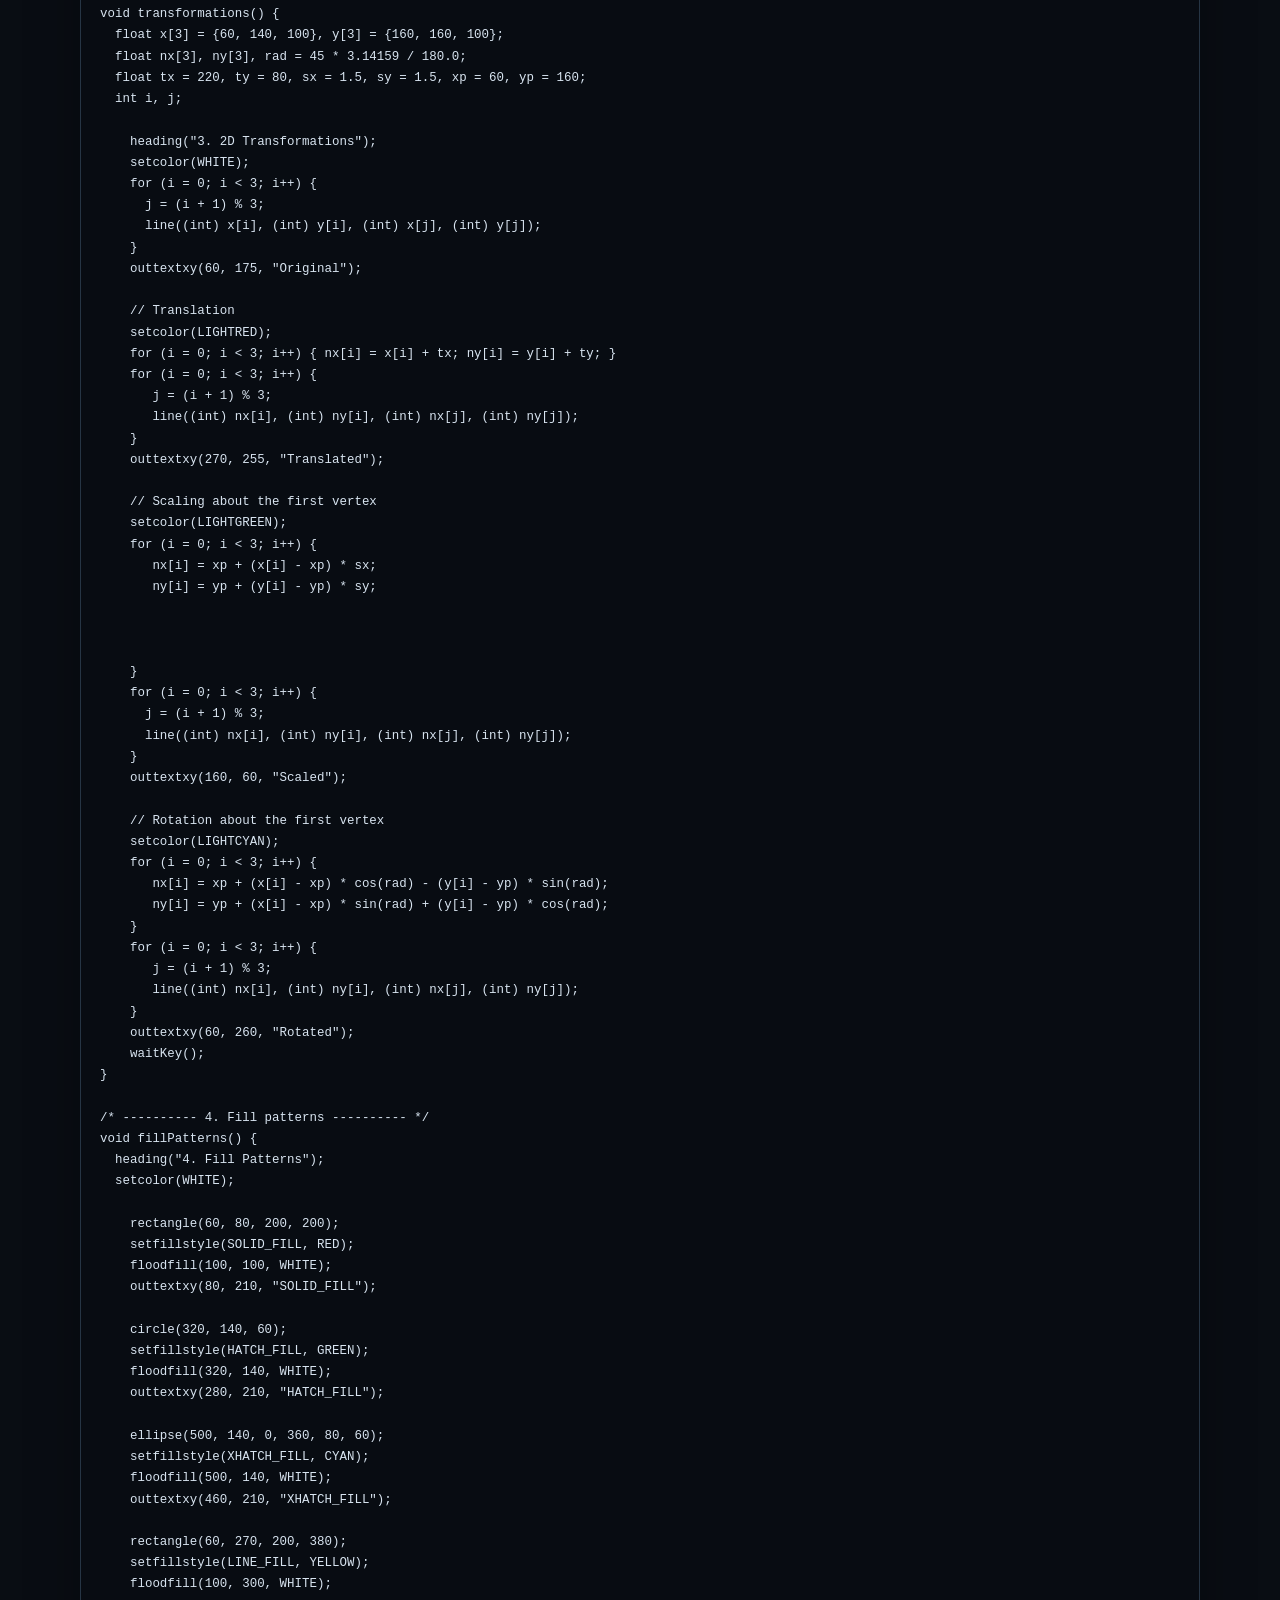
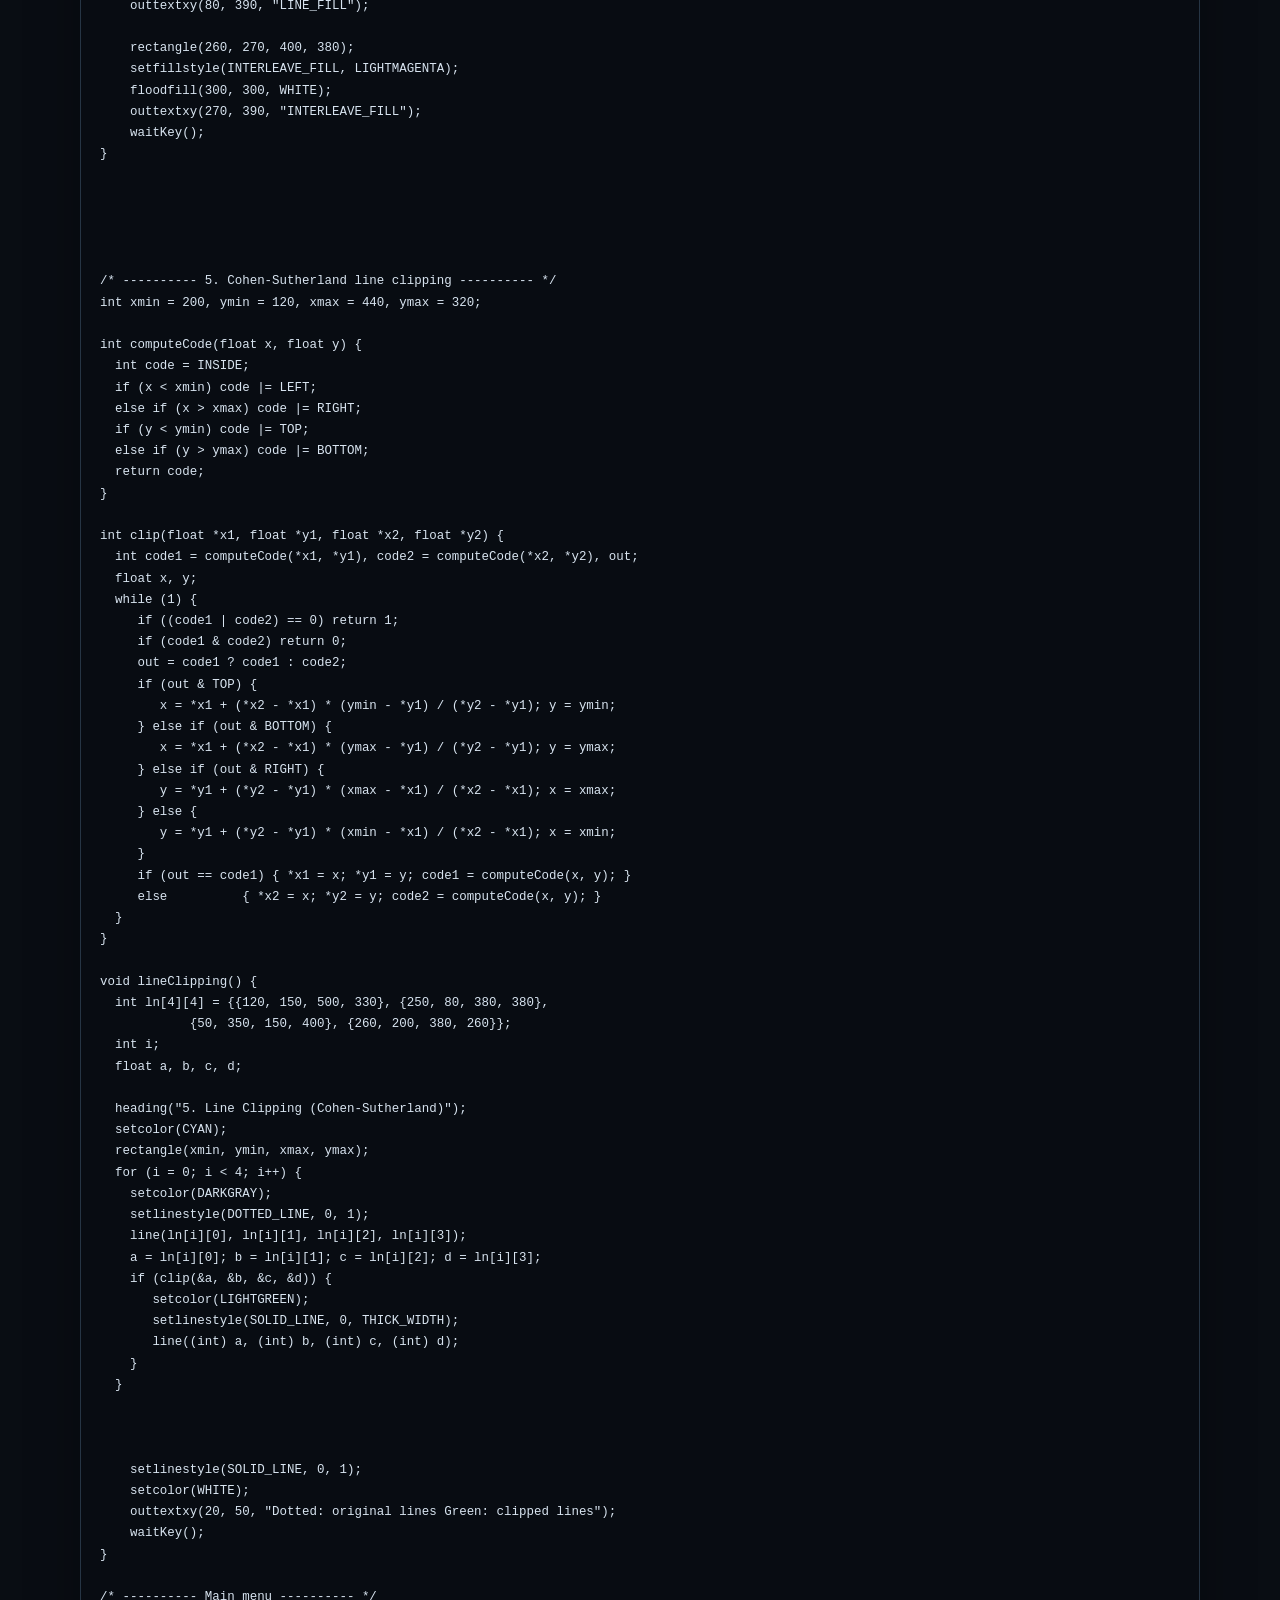
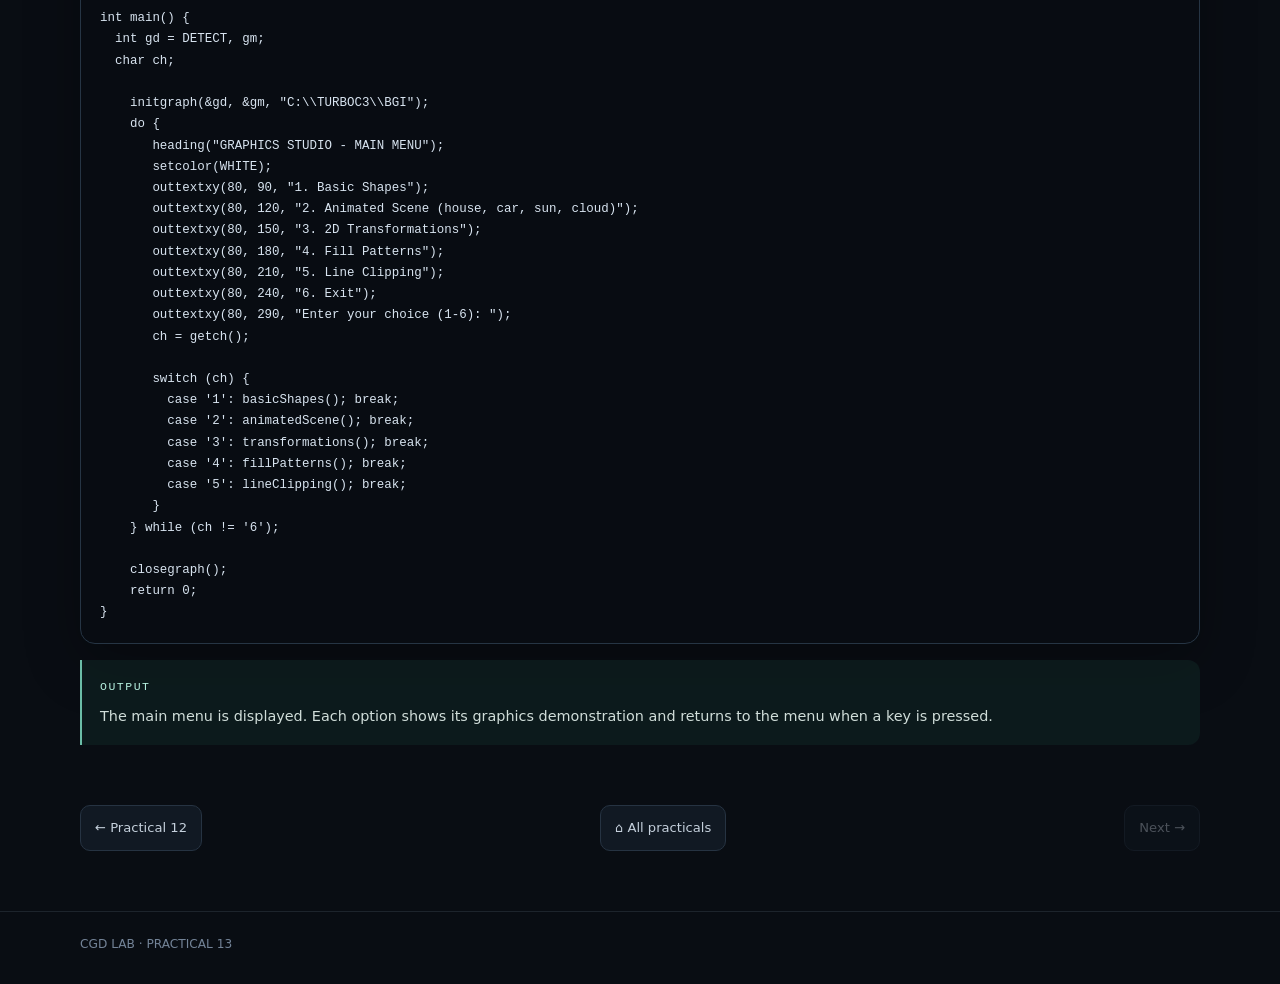
<file: practicals/practical-13.html>
<!doctype html>
<html lang="en">
<head>
  <meta charset="utf-8">
  <meta name="viewport" content="width=device-width, initial-scale=1">
  <meta name="theme-color" content="#090d13">
  <meta name="description" content="Computer Graphics and Design lab practicals.">
  <title>Practical 13 | CGD Practicals</title>
  <link rel="stylesheet" href="../assets/styles.css">
  <script defer src="../assets/site.js"></script>
</head>
<body>
  <header class="topbar"><div class="shell topbar-inner">
    <a class="brand" href="../index.html"><span class="brand-mark">CG</span><span>COMPUTER GRAPHICS &amp; DESIGN</span></a>
    <a class="toplink" href="../index.html">All practicals ↗</a>
  </div></header>
  <main class="shell">
      <div class="crumbs"><a href="../index.html">Practical pages</a><span class="sep">/</span><span>Practical 13</span></div>
      <section class="detail-hero">
        <div class="detail-kicker">PRACTICAL 13 / 13</div>
        <h1>Develop a Mini Project using Various Graphics Functions</h1>
        
      </section>
      <section class="part" id="part-1">
          
          <div class="info-grid">
            <article class="info-panel"><h3>Aim</h3><p>To develop a menu driven mini project (Graphics Studio) using various graphics functions: shapes, animation, 2D transformations, fill patterns and line clipping.</p></article>
            <article class="info-panel"><h3>Input</h3><p>Menu choice (1 to 6): 1 / 2 / 3 / 4 / 5, and 6 to exit</p></article>
          </div>
          <div class="code-panel">
            <div class="code-head"><h3>Program / Code</h3><button class="copy-btn" type="button" data-copy="code-13-1">Copy code</button></div>
            <pre id="code-13-1"><code>#include &lt;graphics.h&gt;
#include &lt;conio.h&gt;
#include &lt;dos.h&gt;
#include &lt;math.h&gt;
#include &lt;stdio.h&gt;
#include &lt;stdlib.h&gt;

#define INSIDE 0
#define LEFT 1
#define RIGHT 2
#define BOTTOM 4
#define TOP 8

void heading(char *text) {
  cleardevice();
  setcolor(YELLOW);
  settextstyle(DEFAULT_FONT, HORIZ_DIR, 2);
  outtextxy(20, 12, text);
  settextstyle(DEFAULT_FONT, HORIZ_DIR, 1);
  setcolor(WHITE);
  line(0, 40, getmaxx(), 40);
}

void waitKey() {
  setcolor(LIGHTGRAY);
  outtextxy(20, getmaxy() - 20, &quot;Press any key to return to the menu...&quot;);
  getch();
}

/* ---------- 1. Basic shapes ---------- */
void basicShapes() {
  int tri[8] = {60, 330, 140, 330, 100, 260, 60, 330};
  heading(&quot;1. Basic Shapes&quot;);

  setcolor(WHITE);
  line(40, 80, 200, 80);
  setcolor(YELLOW);
  rectangle(40, 110, 200, 190);
  setcolor(GREEN);
  circle(300, 150, 40);



    setcolor(CYAN);
    ellipse(450, 150, 0, 360, 80, 40);

    setcolor(LIGHTBLUE);
    setfillstyle(SOLID_FILL, LIGHTBLUE);
    fillpoly(4, tri);
    setcolor(RED);
    setfillstyle(SOLID_FILL, RED);
    bar(200, 260, 280, 330);
    setcolor(WHITE);
    setfillstyle(XHATCH_FILL, MAGENTA);
    pieslice(380, 300, 0, 120, 50);
    setcolor(LIGHTGREEN);
    arc(520, 300, 0, 180, 45);
    waitKey();
}

/* ---------- 2. Animated scene ---------- */
void animatedScene() {
  int x, w = getmaxx(), h = getmaxy(), cloudX;
  int roof[8] = {50, 220, 120, 170, 190, 220, 50, 220};

    heading(&quot;2. Animated Scene&quot;);
    for (x = -150; x &lt; w &amp;&amp; !kbhit(); x += 3) {
      cleardevice();
      // Sun
      setcolor(YELLOW);
      setfillstyle(SOLID_FILL, YELLOW);
      fillellipse(560, 90, 35, 35);
      // Cloud
      cloudX = 100 + (x + 150) / 2;
      setcolor(LIGHTGRAY);
      setfillstyle(SOLID_FILL, LIGHTGRAY);
      fillellipse(cloudX, 80, 35, 18);
      fillellipse(cloudX + 25, 70, 30, 20);
      fillellipse(cloudX + 50, 80, 30, 16);
      // Ground and road
      setcolor(GREEN);
      setfillstyle(SOLID_FILL, GREEN);
      bar(0, 300, w, h);
      setfillstyle(SOLID_FILL, DARKGRAY);
      bar(0, 340, w, 410);
      setcolor(WHITE);
      setlinestyle(DASHED_LINE, 0, 1);
      line(0, 375, w, 375);
      setlinestyle(SOLID_LINE, 0, 1);
      // House
      setcolor(BROWN);
      setfillstyle(SOLID_FILL, BROWN);
      bar(60, 220, 180, 300);
      setcolor(RED);
      setfillstyle(SOLID_FILL, RED);
      fillpoly(4, roof);
      setfillstyle(SOLID_FILL, LIGHTCYAN);


      bar(75, 240, 105, 270);
      setfillstyle(SOLID_FILL, BLUE);
      bar(130, 250, 160, 300);
      // Tree
      setfillstyle(SOLID_FILL, BROWN);
      bar(260, 250, 275, 300);
      setcolor(GREEN);
      setfillstyle(SOLID_FILL, LIGHTGREEN);
      fillellipse(268, 235, 30, 30);
      // Car
      setcolor(RED);
      setfillstyle(SOLID_FILL, RED);
      bar(x, 350, x + 100, 380);
      bar(x + 25, 330, x + 75, 350);
      setcolor(WHITE);
      setfillstyle(SOLID_FILL, BLACK);
      fillellipse(x + 25, 385, 10, 10);
      fillellipse(x + 75, 385, 10, 10);
      delay(20);
    }
    if (kbhit()) getch();
    waitKey();
}

/* ---------- 3. Transformations ---------- */
void transformations() {
  float x[3] = {60, 140, 100}, y[3] = {160, 160, 100};
  float nx[3], ny[3], rad = 45 * 3.14159 / 180.0;
  float tx = 220, ty = 80, sx = 1.5, sy = 1.5, xp = 60, yp = 160;
  int i, j;

    heading(&quot;3. 2D Transformations&quot;);
    setcolor(WHITE);
    for (i = 0; i &lt; 3; i++) {
      j = (i + 1) % 3;
      line((int) x[i], (int) y[i], (int) x[j], (int) y[j]);
    }
    outtextxy(60, 175, &quot;Original&quot;);

    // Translation
    setcolor(LIGHTRED);
    for (i = 0; i &lt; 3; i++) { nx[i] = x[i] + tx; ny[i] = y[i] + ty; }
    for (i = 0; i &lt; 3; i++) {
       j = (i + 1) % 3;
       line((int) nx[i], (int) ny[i], (int) nx[j], (int) ny[j]);
    }
    outtextxy(270, 255, &quot;Translated&quot;);

    // Scaling about the first vertex
    setcolor(LIGHTGREEN);
    for (i = 0; i &lt; 3; i++) {
       nx[i] = xp + (x[i] - xp) * sx;
       ny[i] = yp + (y[i] - yp) * sy;



    }
    for (i = 0; i &lt; 3; i++) {
      j = (i + 1) % 3;
      line((int) nx[i], (int) ny[i], (int) nx[j], (int) ny[j]);
    }
    outtextxy(160, 60, &quot;Scaled&quot;);

    // Rotation about the first vertex
    setcolor(LIGHTCYAN);
    for (i = 0; i &lt; 3; i++) {
       nx[i] = xp + (x[i] - xp) * cos(rad) - (y[i] - yp) * sin(rad);
       ny[i] = yp + (x[i] - xp) * sin(rad) + (y[i] - yp) * cos(rad);
    }
    for (i = 0; i &lt; 3; i++) {
       j = (i + 1) % 3;
       line((int) nx[i], (int) ny[i], (int) nx[j], (int) ny[j]);
    }
    outtextxy(60, 260, &quot;Rotated&quot;);
    waitKey();
}

/* ---------- 4. Fill patterns ---------- */
void fillPatterns() {
  heading(&quot;4. Fill Patterns&quot;);
  setcolor(WHITE);

    rectangle(60, 80, 200, 200);
    setfillstyle(SOLID_FILL, RED);
    floodfill(100, 100, WHITE);
    outtextxy(80, 210, &quot;SOLID_FILL&quot;);

    circle(320, 140, 60);
    setfillstyle(HATCH_FILL, GREEN);
    floodfill(320, 140, WHITE);
    outtextxy(280, 210, &quot;HATCH_FILL&quot;);

    ellipse(500, 140, 0, 360, 80, 60);
    setfillstyle(XHATCH_FILL, CYAN);
    floodfill(500, 140, WHITE);
    outtextxy(460, 210, &quot;XHATCH_FILL&quot;);

    rectangle(60, 270, 200, 380);
    setfillstyle(LINE_FILL, YELLOW);
    floodfill(100, 300, WHITE);
    outtextxy(80, 390, &quot;LINE_FILL&quot;);

    rectangle(260, 270, 400, 380);
    setfillstyle(INTERLEAVE_FILL, LIGHTMAGENTA);
    floodfill(300, 300, WHITE);
    outtextxy(270, 390, &quot;INTERLEAVE_FILL&quot;);
    waitKey();
}





/* ---------- 5. Cohen-Sutherland line clipping ---------- */
int xmin = 200, ymin = 120, xmax = 440, ymax = 320;

int computeCode(float x, float y) {
  int code = INSIDE;
  if (x &lt; xmin) code |= LEFT;
  else if (x &gt; xmax) code |= RIGHT;
  if (y &lt; ymin) code |= TOP;
  else if (y &gt; ymax) code |= BOTTOM;
  return code;
}

int clip(float *x1, float *y1, float *x2, float *y2) {
  int code1 = computeCode(*x1, *y1), code2 = computeCode(*x2, *y2), out;
  float x, y;
  while (1) {
     if ((code1 | code2) == 0) return 1;
     if (code1 &amp; code2) return 0;
     out = code1 ? code1 : code2;
     if (out &amp; TOP) {
        x = *x1 + (*x2 - *x1) * (ymin - *y1) / (*y2 - *y1); y = ymin;
     } else if (out &amp; BOTTOM) {
        x = *x1 + (*x2 - *x1) * (ymax - *y1) / (*y2 - *y1); y = ymax;
     } else if (out &amp; RIGHT) {
        y = *y1 + (*y2 - *y1) * (xmax - *x1) / (*x2 - *x1); x = xmax;
     } else {
        y = *y1 + (*y2 - *y1) * (xmin - *x1) / (*x2 - *x1); x = xmin;
     }
     if (out == code1) { *x1 = x; *y1 = y; code1 = computeCode(x, y); }
     else          { *x2 = x; *y2 = y; code2 = computeCode(x, y); }
  }
}

void lineClipping() {
  int ln[4][4] = {{120, 150, 500, 330}, {250, 80, 380, 380},
            {50, 350, 150, 400}, {260, 200, 380, 260}};
  int i;
  float a, b, c, d;

  heading(&quot;5. Line Clipping (Cohen-Sutherland)&quot;);
  setcolor(CYAN);
  rectangle(xmin, ymin, xmax, ymax);
  for (i = 0; i &lt; 4; i++) {
    setcolor(DARKGRAY);
    setlinestyle(DOTTED_LINE, 0, 1);
    line(ln[i][0], ln[i][1], ln[i][2], ln[i][3]);
    a = ln[i][0]; b = ln[i][1]; c = ln[i][2]; d = ln[i][3];
    if (clip(&amp;a, &amp;b, &amp;c, &amp;d)) {
       setcolor(LIGHTGREEN);
       setlinestyle(SOLID_LINE, 0, THICK_WIDTH);
       line((int) a, (int) b, (int) c, (int) d);
    }
  }



    setlinestyle(SOLID_LINE, 0, 1);
    setcolor(WHITE);
    outtextxy(20, 50, &quot;Dotted: original lines Green: clipped lines&quot;);
    waitKey();
}

/* ---------- Main menu ---------- */
int main() {
  int gd = DETECT, gm;
  char ch;

    initgraph(&amp;gd, &amp;gm, &quot;C:\\TURBOC3\\BGI&quot;);
    do {
       heading(&quot;GRAPHICS STUDIO - MAIN MENU&quot;);
       setcolor(WHITE);
       outtextxy(80, 90, &quot;1. Basic Shapes&quot;);
       outtextxy(80, 120, &quot;2. Animated Scene (house, car, sun, cloud)&quot;);
       outtextxy(80, 150, &quot;3. 2D Transformations&quot;);
       outtextxy(80, 180, &quot;4. Fill Patterns&quot;);
       outtextxy(80, 210, &quot;5. Line Clipping&quot;);
       outtextxy(80, 240, &quot;6. Exit&quot;);
       outtextxy(80, 290, &quot;Enter your choice (1-6): &quot;);
       ch = getch();

       switch (ch) {
         case &#x27;1&#x27;: basicShapes(); break;
         case &#x27;2&#x27;: animatedScene(); break;
         case &#x27;3&#x27;: transformations(); break;
         case &#x27;4&#x27;: fillPatterns(); break;
         case &#x27;5&#x27;: lineClipping(); break;
       }
    } while (ch != &#x27;6&#x27;);

    closegraph();
    return 0;
}</code></pre>
          </div>
          <div class="output-panel"><h3>Output</h3><p>The main menu is displayed. Each option shows its graphics demonstration and returns to the menu when a key is pressed.</p></div>
        </section>
      <nav class="page-nav" aria-label="Previous and next practical"><a class="nav-btn" href="practical-12.html">← Practical 12</a><a class="nav-btn" href="../index.html">⌂ All practicals</a><span class="nav-btn disabled">Next →</span></nav>
    </main>
    <footer class="footer"><div class="shell">CGD LAB · PRACTICAL 13</div></footer>
</body>
</html>
</file>
<file: assets/styles.css>
:root{color-scheme:dark;--bg:#090d13;--surface:#111923;--surface-2:#151f2b;--line:#263342;--text:#eef4fb;--muted:#9baabd;--soft:#c5d0dc;--accent:#8bd9ff;--accent-2:#b6f0df;--code:#080c12;--shadow:0 18px 55px rgba(0,0,0,.28)}
*{box-sizing:border-box}html{scroll-behavior:smooth}body{margin:0;background:radial-gradient(ellipse at 75% -15%,rgba(57,126,166,.14),transparent 38%),var(--bg);color:var(--text);font-family:Manrope,ui-sans-serif,system-ui,-apple-system,BlinkMacSystemFont,"Segoe UI",sans-serif;line-height:1.65}a{color:inherit;text-decoration:none}a:focus-visible,button:focus-visible{outline:2px solid var(--accent);outline-offset:3px}.shell{width:min(1120px,calc(100% - 40px));margin:0 auto}.topbar{height:74px;border-bottom:1px solid rgba(151,174,198,.14);display:flex;align-items:center}.topbar-inner{display:flex;align-items:center;justify-content:space-between;gap:20px}.brand{display:flex;align-items:center;gap:12px;font-weight:800;letter-spacing:.09em;font-size:.78rem}.brand-mark{height:34px;width:34px;border:1px solid #39576b;border-radius:10px;display:grid;place-items:center;color:var(--accent);background:#10202c;font-family:"DM Mono",monospace;font-size:.85rem}.toplink{font-size:.86rem;color:var(--muted);transition:color .2s}.toplink:hover{color:var(--accent)}.hero{padding:72px 0 42px}.eyebrow{display:inline-flex;align-items:center;gap:9px;color:var(--accent-2);font-family:"DM Mono",monospace;text-transform:uppercase;letter-spacing:.15em;font-size:.7rem}.eyebrow:before{content:"";width:22px;height:1px;background:var(--accent-2)}h1{font-size:clamp(2.1rem,5vw,4rem);line-height:1.08;letter-spacing:-.055em;margin:17px 0 16px;font-weight:800;max-width:850px}.hero p{margin:0;color:var(--muted);font-size:1.03rem;max-width:670px}.stats{display:flex;gap:12px;margin-top:30px;flex-wrap:wrap}.stat{padding:9px 13px;border:1px solid var(--line);border-radius:999px;background:rgba(17,25,35,.7);color:var(--soft);font-size:.78rem}.stat strong{color:var(--text);margin-right:5px}.section-head{display:flex;align-items:end;justify-content:space-between;gap:18px;margin:20px 0 17px}.section-head h2{font-size:1.08rem;letter-spacing:-.02em;margin:0}.section-head p{margin:0;color:var(--muted);font-size:.82rem}.grid{display:grid;grid-template-columns:repeat(3,minmax(0,1fr));gap:14px;padding-bottom:72px}.practical-card{position:relative;min-height:176px;padding:20px;border:1px solid var(--line);border-radius:16px;background:linear-gradient(145deg,rgba(21,31,43,.94),rgba(14,21,30,.96));box-shadow:0 8px 25px rgba(0,0,0,.12);transition:transform .2s,border-color .2s,background .2s;display:flex;flex-direction:column}.practical-card:hover{transform:translateY(-3px);border-color:#52748a;background:linear-gradient(145deg,#192737,#121d29)}.card-top{display:flex;align-items:center;justify-content:space-between;margin-bottom:18px}.number{font-family:"DM Mono",monospace;font-size:.76rem;color:var(--accent)}.arrow{height:27px;width:27px;border-radius:50%;display:grid;place-items:center;color:#b6c6d5;background:#1b2937;font-size:1rem}.practical-card h3{margin:0;font-size:1rem;line-height:1.45;font-weight:700;letter-spacing:-.02em}.card-foot{margin-top:auto;padding-top:20px;color:var(--muted);font-size:.72rem;letter-spacing:.05em;text-transform:uppercase}.footer{border-top:1px solid rgba(151,174,198,.14);padding:22px 0 30px;color:#738397;font-size:.76rem}.crumbs{display:flex;align-items:center;gap:9px;padding:28px 0 0;color:var(--muted);font-size:.8rem}.crumbs .sep{color:#516174}.detail-hero{padding:28px 0 30px;border-bottom:1px solid rgba(151,174,198,.14)}.detail-kicker{color:var(--accent);font-family:"DM Mono",monospace;font-size:.76rem;letter-spacing:.12em;text-transform:uppercase}.detail-hero h1{font-size:clamp(1.8rem,4.2vw,3rem);max-width:900px;margin:10px 0 0}.part-nav{display:flex;gap:9px;flex-wrap:wrap;padding:20px 0 0}.part-nav a{border:1px solid var(--line);border-radius:999px;padding:6px 11px;color:var(--soft);font-size:.76rem;background:#101822}.part-nav a:hover{border-color:#52748a;color:var(--accent)}.part{padding:30px 0;border-bottom:1px solid rgba(151,174,198,.14)}.part:last-of-type{border-bottom:0}.part-heading{margin:0 0 20px;font-size:1.12rem;letter-spacing:-.025em}.part-heading span{color:var(--accent);font-family:"DM Mono",monospace;font-size:.76rem;margin-right:9px}.info-grid{display:grid;grid-template-columns:1fr 1fr;gap:14px;margin-bottom:18px}.info-panel{border:1px solid var(--line);border-radius:14px;padding:17px 18px;background:rgba(17,25,35,.75)}.info-panel h3,.code-head h3,.output-panel h3{font-size:.72rem;letter-spacing:.13em;text-transform:uppercase;color:var(--accent-2);margin:0 0 9px;font-family:"DM Mono",monospace;font-weight:500}.info-panel p{margin:0;color:var(--soft);font-size:.9rem;white-space:pre-line}.code-panel{overflow:hidden;border:1px solid #263544;border-radius:15px;background:var(--code);box-shadow:var(--shadow);margin:16px 0}.code-head{padding:12px 15px;display:flex;align-items:center;justify-content:space-between;gap:15px;border-bottom:1px solid #1e2a37;background:#101720}.code-head h3{margin:0;color:#b9c8d8}.copy-btn{border:1px solid #344657;border-radius:8px;background:#162330;color:#c7d5e3;font:500 .73rem Manrope,sans-serif;padding:7px 10px;cursor:pointer}.copy-btn:hover{border-color:#6287a1;color:var(--accent)}pre{margin:0;padding:19px;overflow:auto;tab-size:2;color:#d8e4f0;font: .78rem/1.7 "DM Mono",ui-monospace,SFMono-Regular,Menlo,Consolas,monospace;white-space:pre;max-height:none}code{font:inherit}.output-panel{margin-top:16px;padding:17px 18px;border-left:2px solid #6bbda7;background:rgba(16,34,34,.62);border-radius:0 12px 12px 0}.output-panel h3{color:var(--accent-2)}.output-panel p{margin:0;color:#d0ddd9;font-size:.9rem}.page-nav{display:flex;justify-content:space-between;gap:14px;padding:30px 0 60px}.nav-btn{display:inline-flex;align-items:center;gap:10px;padding:11px 14px;border:1px solid var(--line);border-radius:10px;background:#111923;color:var(--soft);font-size:.82rem}.nav-btn:hover{border-color:#52748a;color:var(--accent)}.nav-btn.disabled{opacity:.35;pointer-events:none}.empty-note{color:var(--muted)}@media(max-width:850px){.grid{grid-template-columns:repeat(2,minmax(0,1fr))}}@media(max-width:600px){.shell{width:min(100% - 28px,1120px)}.hero{padding:52px 0 32px}.grid{grid-template-columns:1fr;gap:10px}.practical-card{min-height:145px}.info-grid{grid-template-columns:1fr}.topbar{height:64px}.brand{font-size:.68rem}.part{padding:24px 0}.page-nav{padding-bottom:42px}.nav-btn{font-size:.76rem}.section-head{align-items:start;flex-direction:column}.detail-hero{padding-bottom:24px}pre{font-size:.72rem;padding:15px}}
</file>
